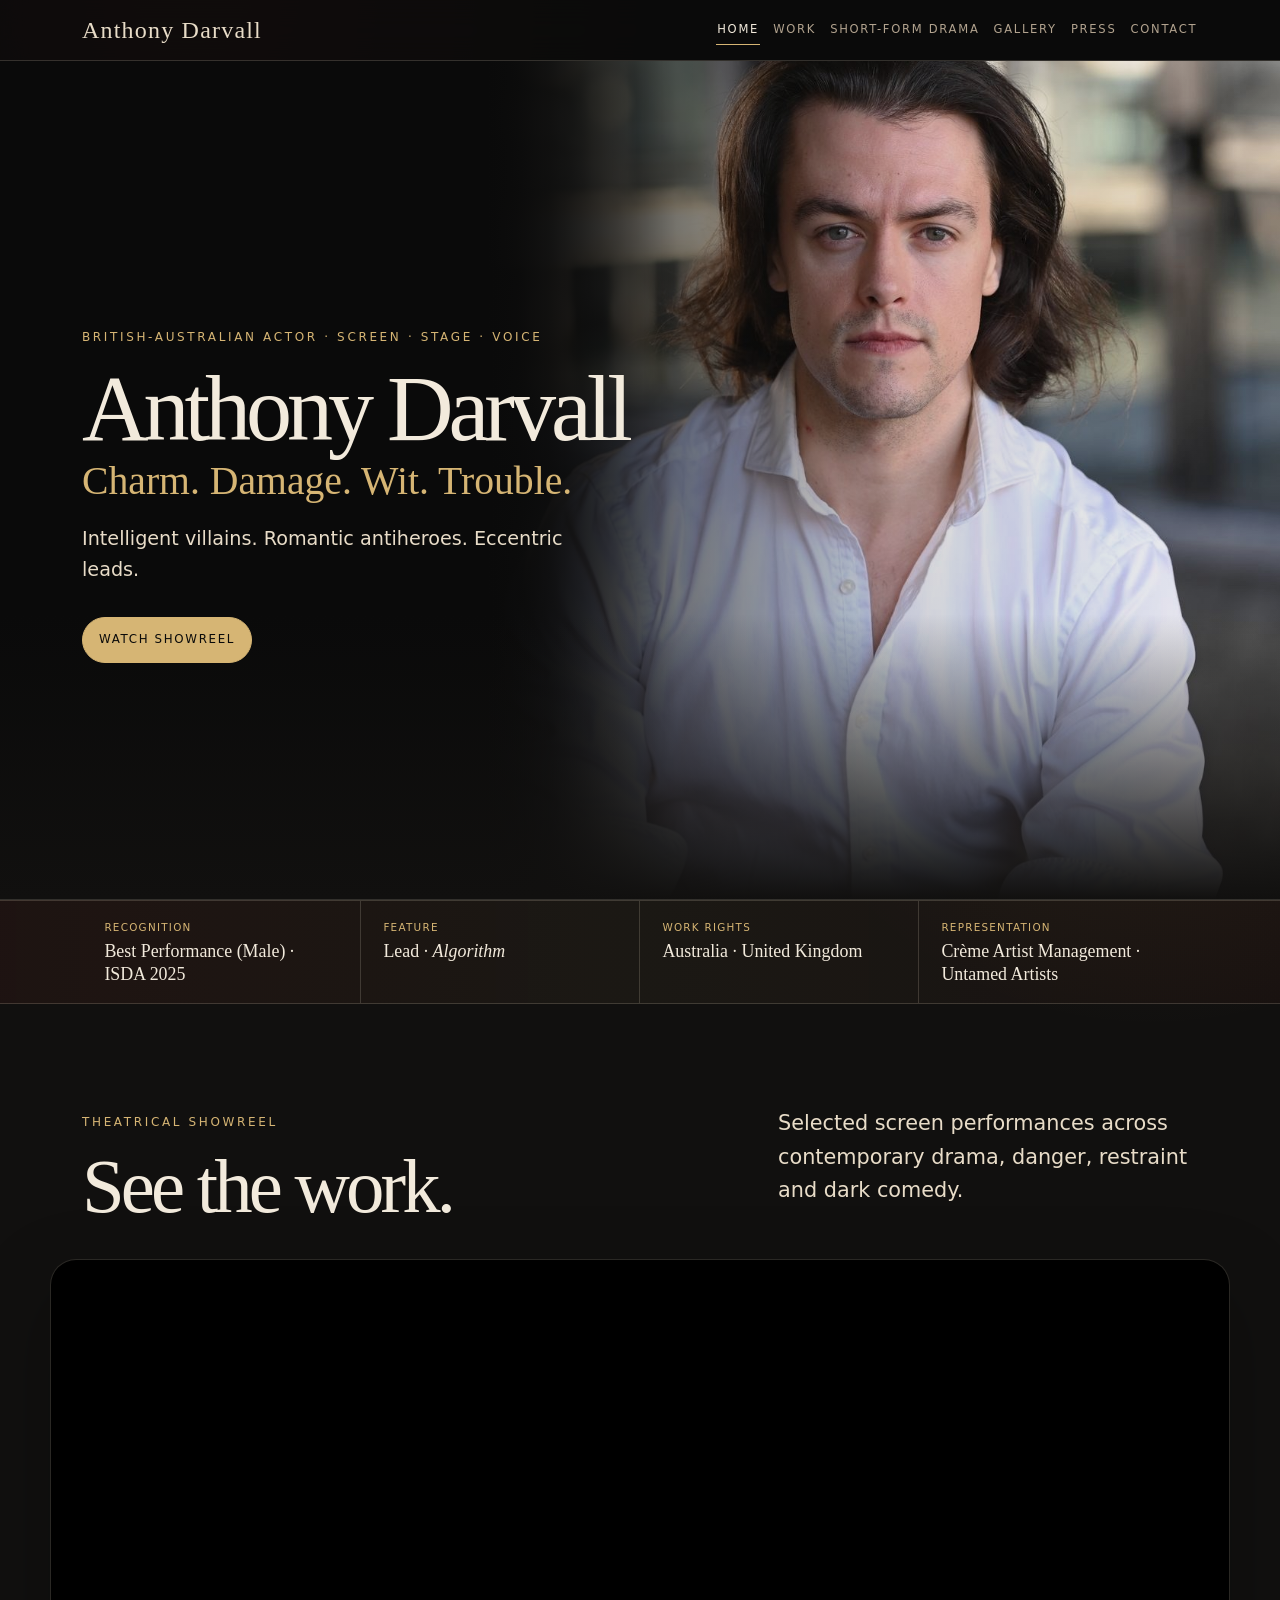
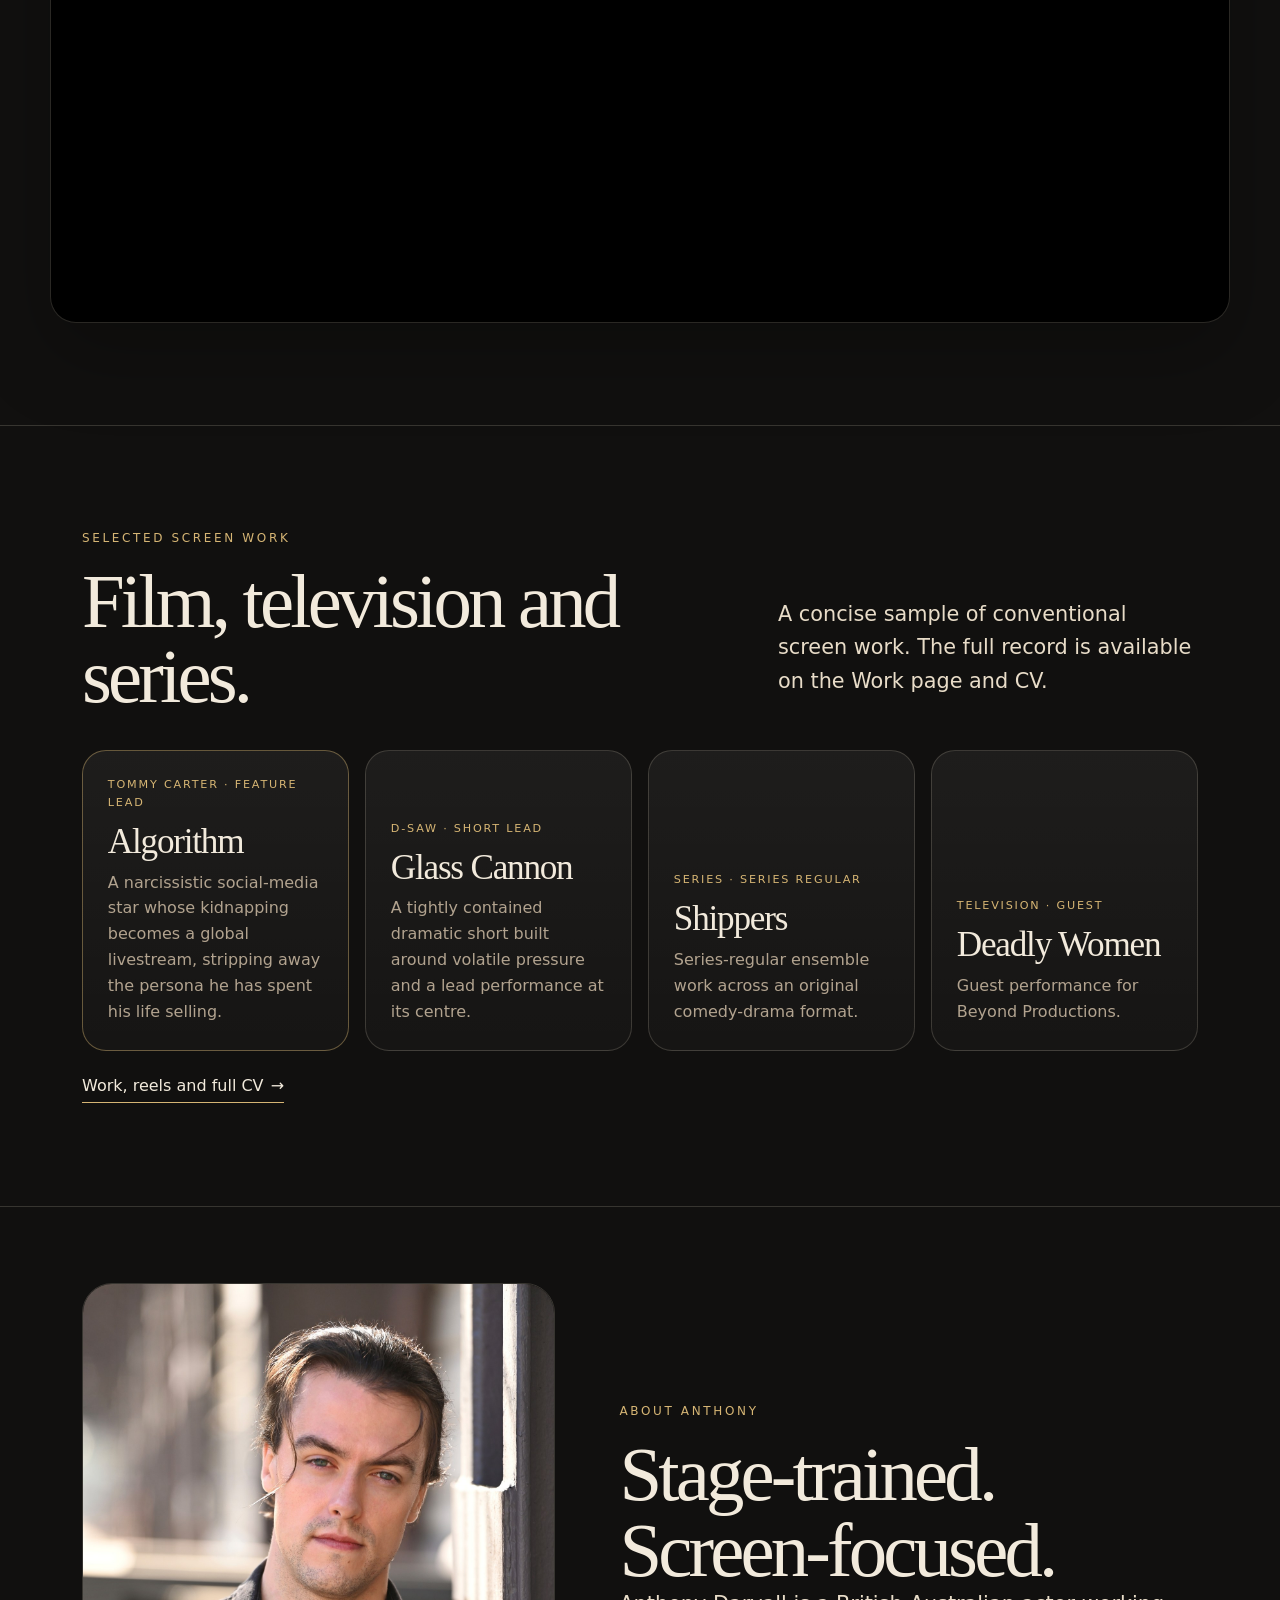
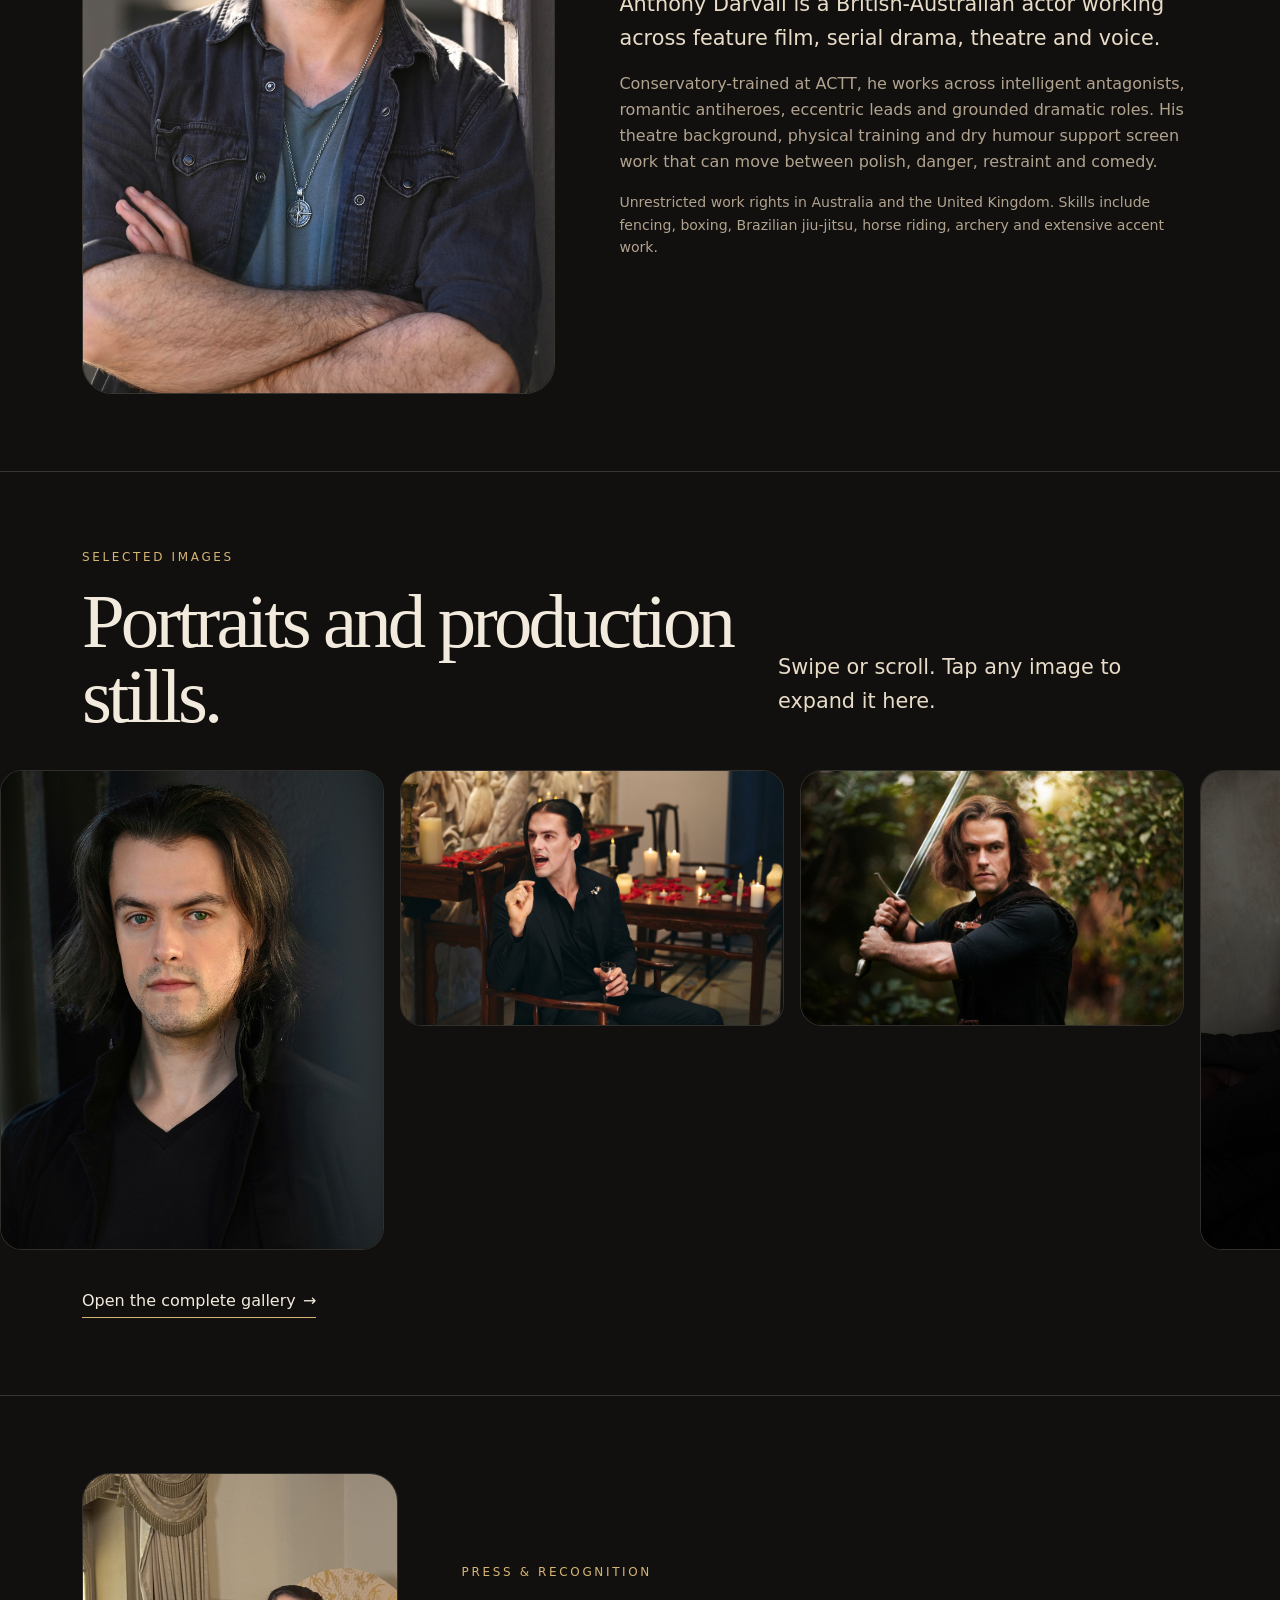
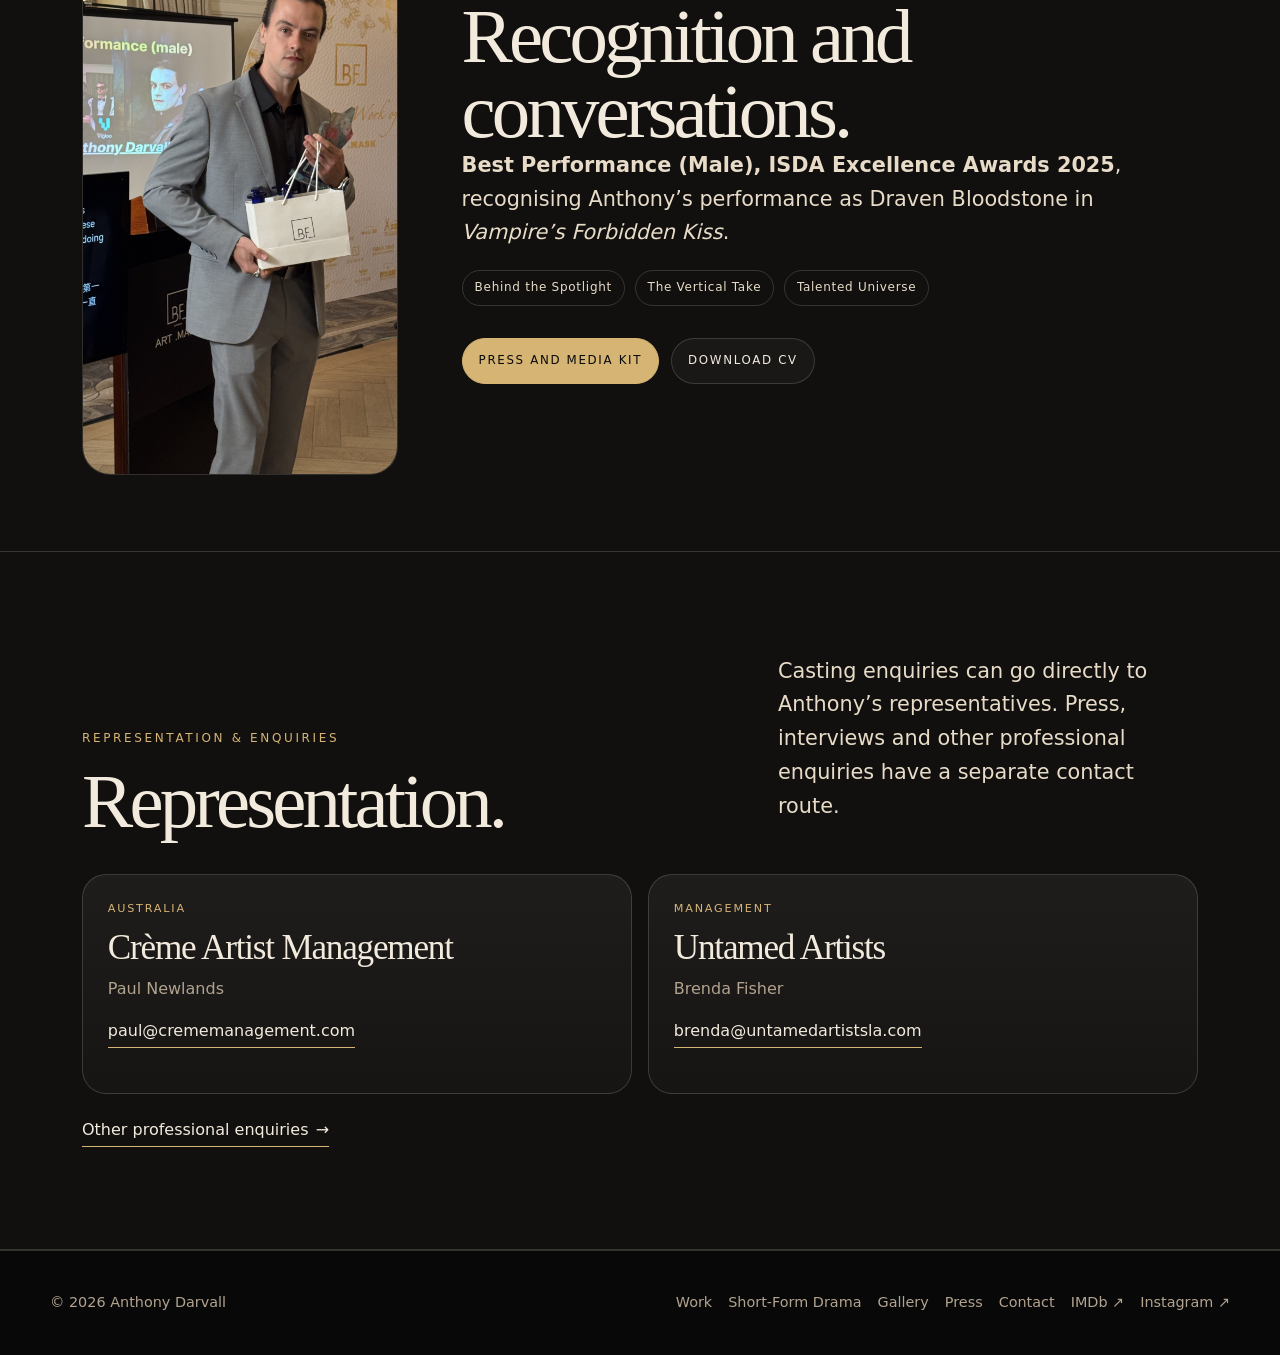
<file: index.html>
<!DOCTYPE html>
<html lang="en-AU"><head><meta charset="UTF-8" /><meta name="viewport" content="width=device-width, initial-scale=1.0" />
<title>Anthony Darvall | British-Australian Actor</title><meta name="description" content="Official website of Anthony Darvall, British-Australian actor across screen, stage and voice. Showreel, selected work, press and representation." />
<link rel="canonical" href="https://anthonydarvall.com/" /><meta property="og:type" content="website" /><meta property="og:title" content="Anthony Darvall | British-Australian Actor" /><meta property="og:description" content="Official website of Anthony Darvall, British-Australian actor across screen, stage and voice. Showreel, selected work, press and representation." /><meta property="og:url" content="https://anthonydarvall.com/" /><meta property="og:image" content="https://anthonydarvall.com/images/anthony-og.jpg" /><meta property="og:image:width" content="1200" /><meta property="og:image:height" content="630" /><meta property="og:site_name" content="Anthony Darvall" /><meta name="twitter:card" content="summary_large_image" />
<script type="application/ld+json">
{
  "@context": "https://schema.org",
  "@graph": [
    {
      "@type": "Person",
      "@id": "https://anthonydarvall.com/#person",
      "name": "Anthony Darvall",
      "url": "https://anthonydarvall.com/",
      "image": "https://anthonydarvall.com/images/anthony-hero.jpg",
      "jobTitle": "Actor",
      "description": "British-Australian actor working across screen, stage and voice.",
      "nationality": [
        {"@type": "Country", "name": "Australia"},
        {"@type": "Country", "name": "United Kingdom"}
      ],
      "alumniOf": {"@type": "EducationalOrganization", "name": "ACTT"},
      "sameAs": [
        "https://www.imdb.com/name/nm5987748/",
        "https://www.instagram.com/anthonydarvall/",
        "https://www.starnow.com/u/anthonydarvall/"
      ]
    },
    {
      "@type": "WebSite",
      "@id": "https://anthonydarvall.com/#website",
      "url": "https://anthonydarvall.com/",
      "name": "Anthony Darvall",
      "publisher": {"@id": "https://anthonydarvall.com/#person"}
    }
  ]
}
</script><meta name="theme-color" content="#0a0a0a" /><link rel="icon" href="images/favicon.png" /><link rel="stylesheet" href="css/v112.css" /></head><body><a class="skip-link" href="#main">Skip to content</a><header class="site-header"><div class="nav-container"><a class="nav-brand" href="index.html" aria-label="Anthony Darvall home">Anthony Darvall</a><nav class="nav-links" aria-label="Primary navigation"><a href="index.html" aria-current="page">Home</a><a href="work.html">Work</a><a href="international-drama.html">Short-Form Drama</a><a href="gallery.html">Gallery</a><a href="press.html">Press</a><a href="contact.html">Contact</a></nav></div></header><main id="main">
<section class="hero" aria-label="Anthony Darvall homepage hero"><div class="hero-media" aria-hidden="true"><img src="images/anthony-hero.jpg" width="1800" height="1100" alt="" /></div><div class="hero-inner"><div class="hero-copy"><p class="eyebrow">British-Australian Actor · Screen · Stage · Voice</p><h1>Anthony Darvall</h1><p class="hero-tagline">Charm. Damage. Wit. Trouble.</p><p class="hero-kicker">Intelligent villains. Romantic antiheroes. Eccentric leads.</p><div class="hero-actions"><a class="btn primary" href="#showreel">Watch showreel</a></div></div></div></section>

<section class="proof-strip" aria-label="Selected career proof"><div class="container proof-grid"><div><span>Recognition</span><strong>Best Performance (Male) · ISDA 2025</strong></div><div><span>Feature</span><strong>Lead · <em>Algorithm</em></strong></div><div><span>Work rights</span><strong>Australia · United Kingdom</strong></div><div><span>Representation</span><strong>Crème Artist Management · Untamed Artists</strong></div></div></section>

<section class="section" id="showreel"><div class="container section-header"><div><p class="eyebrow">Theatrical showreel</p><h2>See the work.</h2></div><p class="lede">Selected screen performances across contemporary drama, danger, restraint and dark comedy.</p></div><div class="container video-shell feature-video"><iframe src="https://www.youtube-nocookie.com/embed/z1DYiAOvpAo?rel=0" title="Anthony Darvall theatrical acting showreel" loading="lazy" allow="accelerometer; autoplay; clipboard-write; encrypted-media; gyroscope; picture-in-picture; web-share" allowfullscreen></iframe></div></section>

<section class="section" id="selected-work"><div class="container section-header"><div><p class="eyebrow">Selected screen work</p><h2>Film, television and series.</h2></div><p class="lede">A concise sample of conventional screen work. The full record is available on the Work page and CV.</p></div><div class="container project-grid home-work-grid"><article class="project-card project-card-featured"><p class="meta">Tommy Carter · Feature Lead</p><h3>Algorithm</h3><p>A narcissistic social-media star whose kidnapping becomes a global livestream, stripping away the persona he has spent his life selling.</p></article><article class="project-card"><p class="meta">D-Saw · Short Lead</p><h3>Glass Cannon</h3><p>A tightly contained dramatic short built around volatile pressure and a lead performance at its centre.</p></article><article class="project-card"><p class="meta">Series · Series Regular</p><h3>Shippers</h3><p>Series-regular ensemble work across an original comedy-drama format.</p></article><article class="project-card"><p class="meta">Television · Guest</p><h3>Deadly Women</h3><p>Guest performance for Beyond Productions.</p></article></div><div class="container section-action"><a class="text-link" href="work.html">Work, reels and full CV <span aria-hidden="true">→</span></a></div></section>

<section class="section compact" id="about"><div class="container feature-split"><div class="feature-image"><img src="images/anthony-headshot-rugged.jpg" width="1464" height="2200" loading="lazy" alt="Anthony Darvall in a rugged outdoor portrait" /></div><div class="feature-copy"><p class="eyebrow">About Anthony</p><h2>Stage-trained. Screen-focused.</h2><p class="lede">Anthony Darvall is a British-Australian actor working across feature film, serial drama, theatre and voice.</p><p>Conservatory-trained at ACTT, he works across intelligent antagonists, romantic antiheroes, eccentric leads and grounded dramatic roles. His theatre background, physical training and dry humour support screen work that can move between polish, danger, restraint and comedy.</p><p class="small">Unrestricted work rights in Australia and the United Kingdom. Skills include fencing, boxing, Brazilian jiu-jitsu, horse riding, archery and extensive accent work.</p></div></div></section>

<section class="section compact home-image-section"><div class="container section-header"><div><p class="eyebrow">Selected images</p><h2>Portraits and production stills.</h2></div><p class="lede">Swipe or scroll. Tap any image to expand it here.</p></div><div class="portrait-rail" aria-label="Selected portraits and production stills"><button class="portrait-rail-item gallery-lightbox-trigger" type="button" data-src="images/anthony-headshot-intense.jpg" data-caption="Intense dark portrait"><img src="images/anthony-headshot-intense.jpg" loading="lazy" alt="Anthony Darvall in an intense dark portrait" /></button><button class="portrait-rail-item gallery-lightbox-trigger" type="button" data-src="images/anthony-production-vampire-candlelight.jpg" data-caption="Draven Bloodstone in a candlelit ballroom scene"><img src="images/anthony-production-vampire-candlelight.jpg" loading="lazy" alt="Anthony Darvall as Draven Bloodstone in a candlelit ballroom scene" /></button><button class="portrait-rail-item gallery-lightbox-trigger" type="button" data-src="images/anthony-action-sword.jpg" data-caption="Sword-action portrait in woodland"><img src="images/anthony-action-sword.jpg" loading="lazy" alt="Anthony Darvall in a woodland sword-action portrait" /></button><button class="portrait-rail-item gallery-lightbox-trigger" type="button" data-src="images/anthony-editorial-694.jpg" data-caption="Cinematic leather-chair portrait"><img src="images/anthony-editorial-694.jpg" loading="lazy" alt="Anthony Darvall seated in a leather chair in a cinematic portrait" /></button><button class="portrait-rail-item gallery-lightbox-trigger" type="button" data-src="images/anthony-headshot-red-current.jpg" data-caption="Contemporary red overshirt portrait"><img src="images/anthony-headshot-red-current.jpg" loading="lazy" alt="Anthony Darvall in a contemporary red overshirt portrait" /></button><button class="portrait-rail-item gallery-lightbox-trigger" type="button" data-src="images/anthony-production-cinderella-oliver.jpg" data-caption="Oliver Beaumont in Cinderella’s Royal Secret"><img src="images/anthony-production-cinderella-oliver.jpg" loading="lazy" alt="Anthony Darvall as Oliver Beaumont in Cinderella's Royal Secret" /></button></div><div class="container section-action"><a class="text-link" href="gallery.html">Open the complete gallery <span aria-hidden="true">→</span></a></div></section>

<section class="section compact home-press-teaser" id="recognition"><div class="container press-snapshot"><figure class="press-teaser-image"><img src="images/anthony-award-best-performance-2025.jpg" width="1238" height="2200" loading="lazy" alt="Anthony Darvall holding a Best Performance Male award in 2025" /></figure><div><p class="eyebrow">Press & recognition</p><h2>Recognition and conversations.</h2><p class="lede"><strong>Best Performance (Male), ISDA Excellence Awards 2025</strong>, recognising Anthony’s performance as Draven Bloodstone in <em>Vampire’s Forbidden Kiss</em>.</p><div class="press-name-list" aria-label="Selected interviews"><span>Behind the Spotlight</span><span>The Vertical Take</span><span>Talented Universe</span></div><div class="button-row"><a class="btn primary" href="press.html">Press and media kit</a><a class="btn" href="assets/anthony-darvall-cv-2026.pdf" download>Download CV</a></div></div></div></section>

<section class="section" id="contact"><div class="container section-header"><div><p class="eyebrow">Representation & enquiries</p><h2>Representation.</h2></div><p class="lede">Casting enquiries can go directly to Anthony’s representatives. Press, interviews and other professional enquiries have a separate contact route.</p></div><div class="container home-reps home-reps-wide"><article class="card contact-card"><p class="meta">Australia</p><h3>Crème Artist Management</h3><p>Paul Newlands</p><p><a class="text-link" href="mailto:paul@crememanagement.com">paul@crememanagement.com</a></p></article><article class="card contact-card"><p class="meta">Management</p><h3>Untamed Artists</h3><p>Brenda Fisher</p><p><a class="text-link" href="mailto:brenda@untamedartistsla.com">brenda@untamedartistsla.com</a></p></article></div><div class="container section-action"><a class="text-link" href="contact.html">Other professional enquiries <span aria-hidden="true">→</span></a></div></section>
</main><dialog class="gallery-lightbox" id="gallery-lightbox" aria-label="Expanded image"><button class="lightbox-close" type="button" aria-label="Close image">×</button><button class="lightbox-nav lightbox-prev" type="button" aria-label="Previous image">‹</button><figure><img id="lightbox-image" alt="" /><figcaption id="lightbox-caption"></figcaption></figure><button class="lightbox-nav lightbox-next" type="button" aria-label="Next image">›</button></dialog>
<script>(()=>{const triggers=[...document.querySelectorAll('.gallery-lightbox-trigger')];const dialog=document.getElementById('gallery-lightbox');if(!dialog||!triggers.length)return;const image=document.getElementById('lightbox-image');const caption=document.getElementById('lightbox-caption');let current=0;function show(index){current=(index+triggers.length)%triggers.length;const item=triggers[current];image.src=item.dataset.src;image.alt=item.dataset.caption;caption.textContent=item.dataset.caption;}triggers.forEach((item,index)=>item.addEventListener('click',()=>{show(index);dialog.showModal();}));dialog.querySelector('.lightbox-close').addEventListener('click',()=>dialog.close());dialog.querySelector('.lightbox-prev').addEventListener('click',()=>show(current-1));dialog.querySelector('.lightbox-next').addEventListener('click',()=>show(current+1));dialog.addEventListener('click',event=>{if(event.target===dialog)dialog.close();});document.addEventListener('keydown',event=>{if(!dialog.open)return;if(event.key==='ArrowLeft')show(current-1);if(event.key==='ArrowRight')show(current+1);});})();</script><footer class="site-footer"><div class="footer-inner"><div>© <span id="year"></span> Anthony Darvall</div><div class="footer-links"><a href="work.html">Work</a><a href="international-drama.html">Short-Form Drama</a><a href="gallery.html">Gallery</a><a href="press.html">Press</a><a href="contact.html">Contact</a><a href="https://imdb.me/anthonydarvall" target="_blank" rel="noopener noreferrer">IMDb ↗</a><a href="https://www.instagram.com/anthonydarvall/" target="_blank" rel="noopener noreferrer">Instagram ↗</a></div></div></footer><script>document.getElementById('year').textContent = new Date().getFullYear();</script></body></html>
</file>
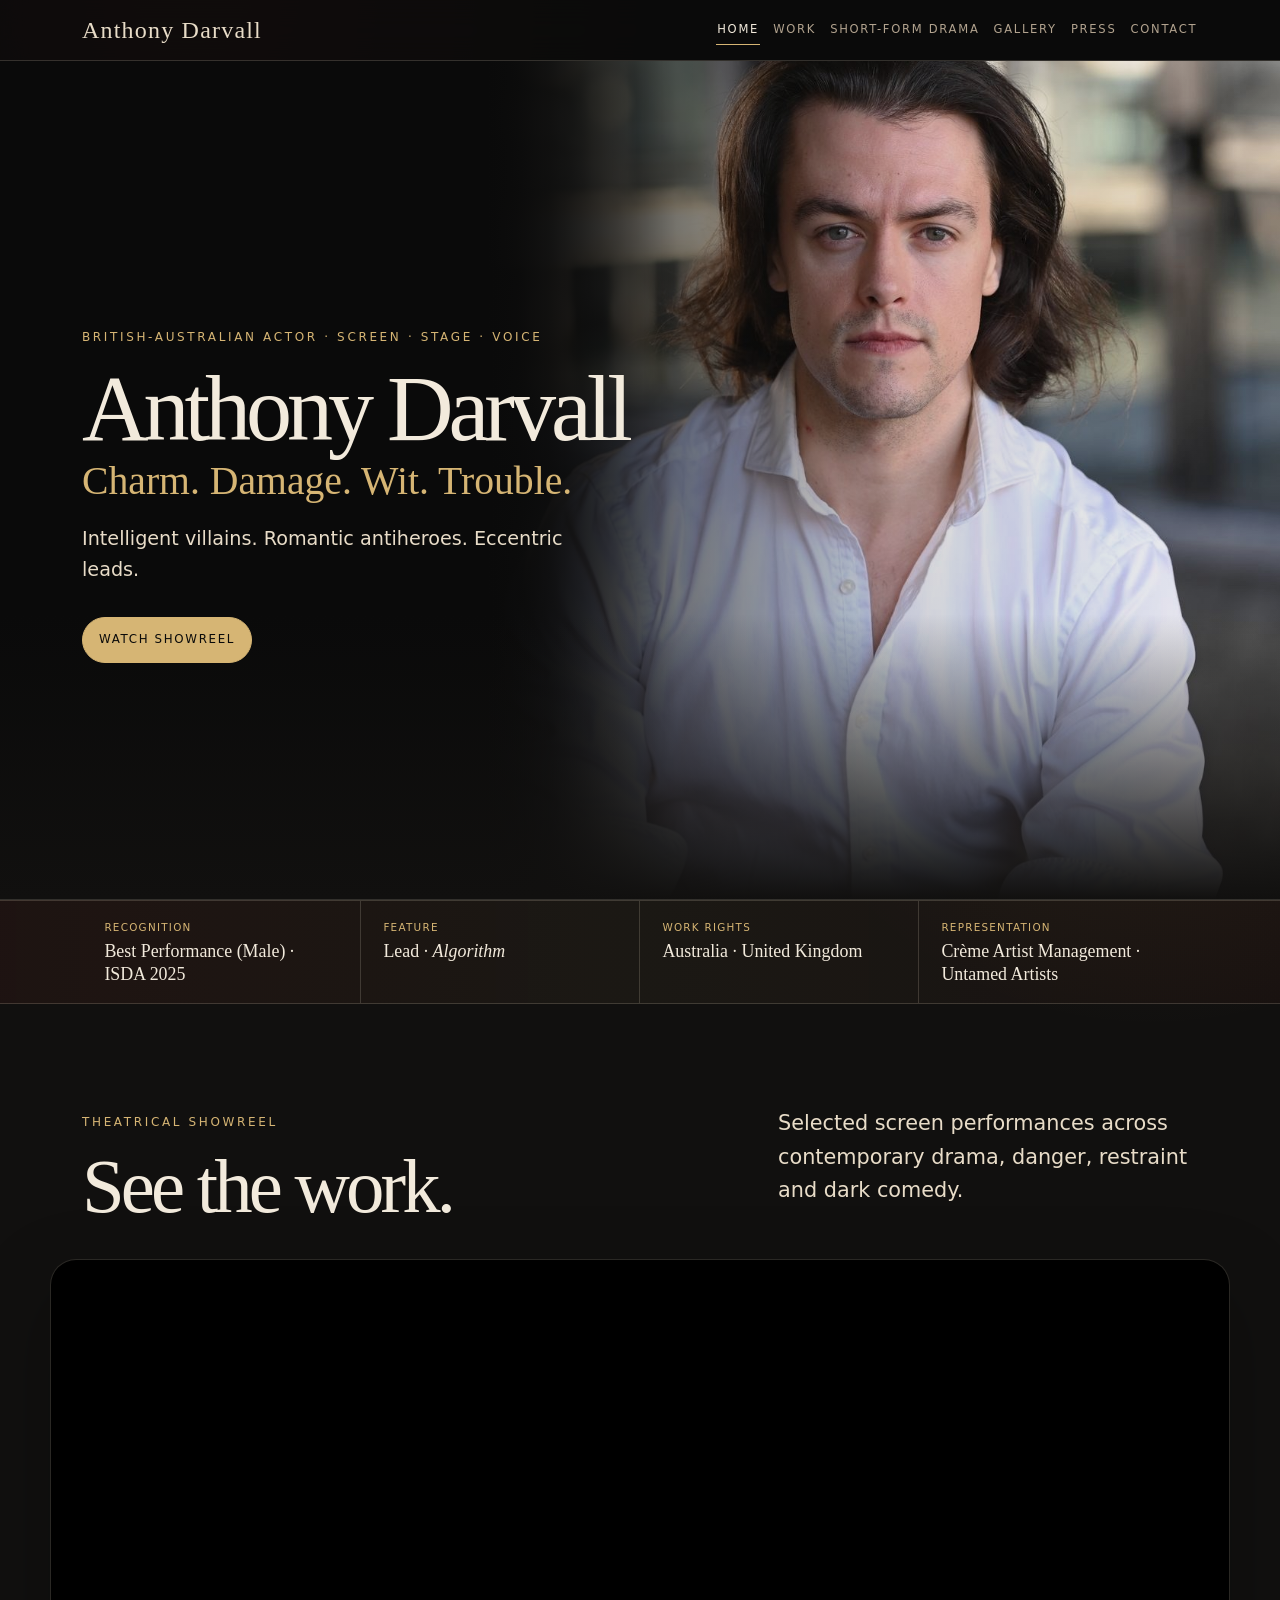
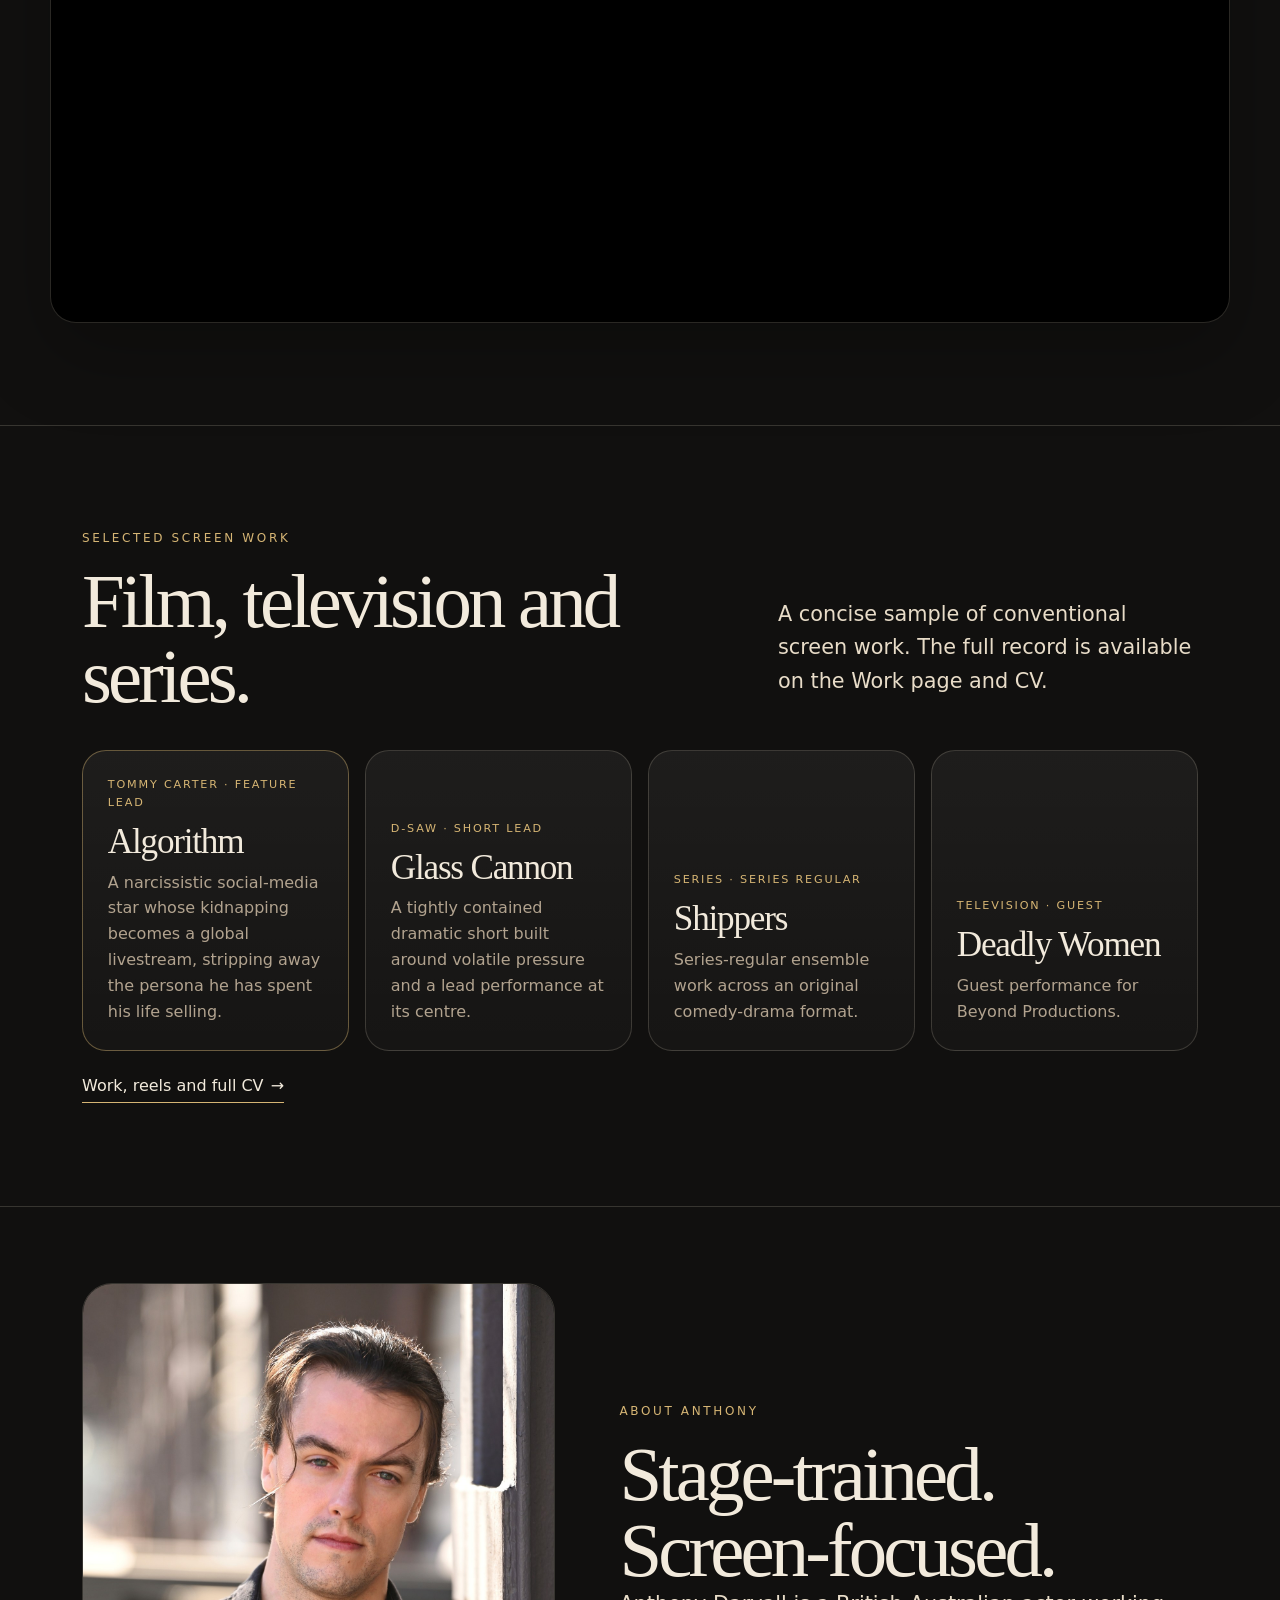
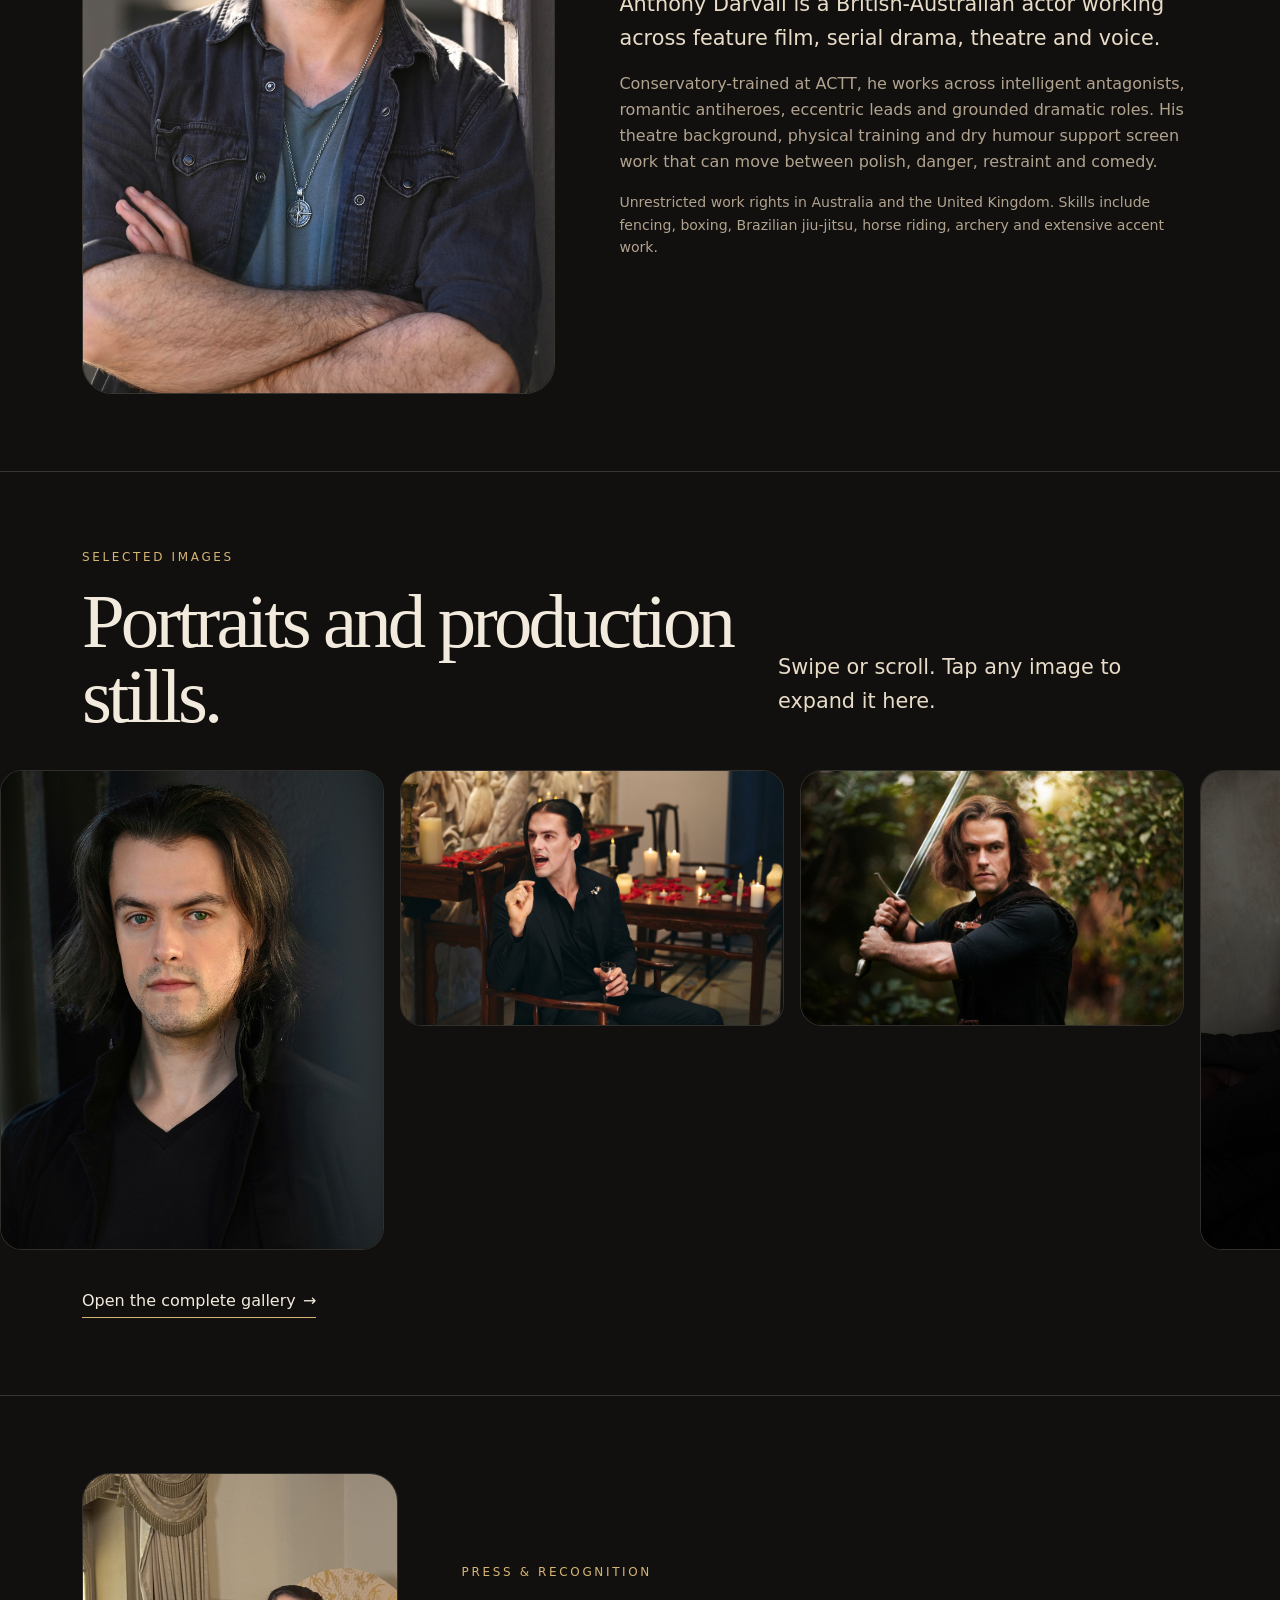
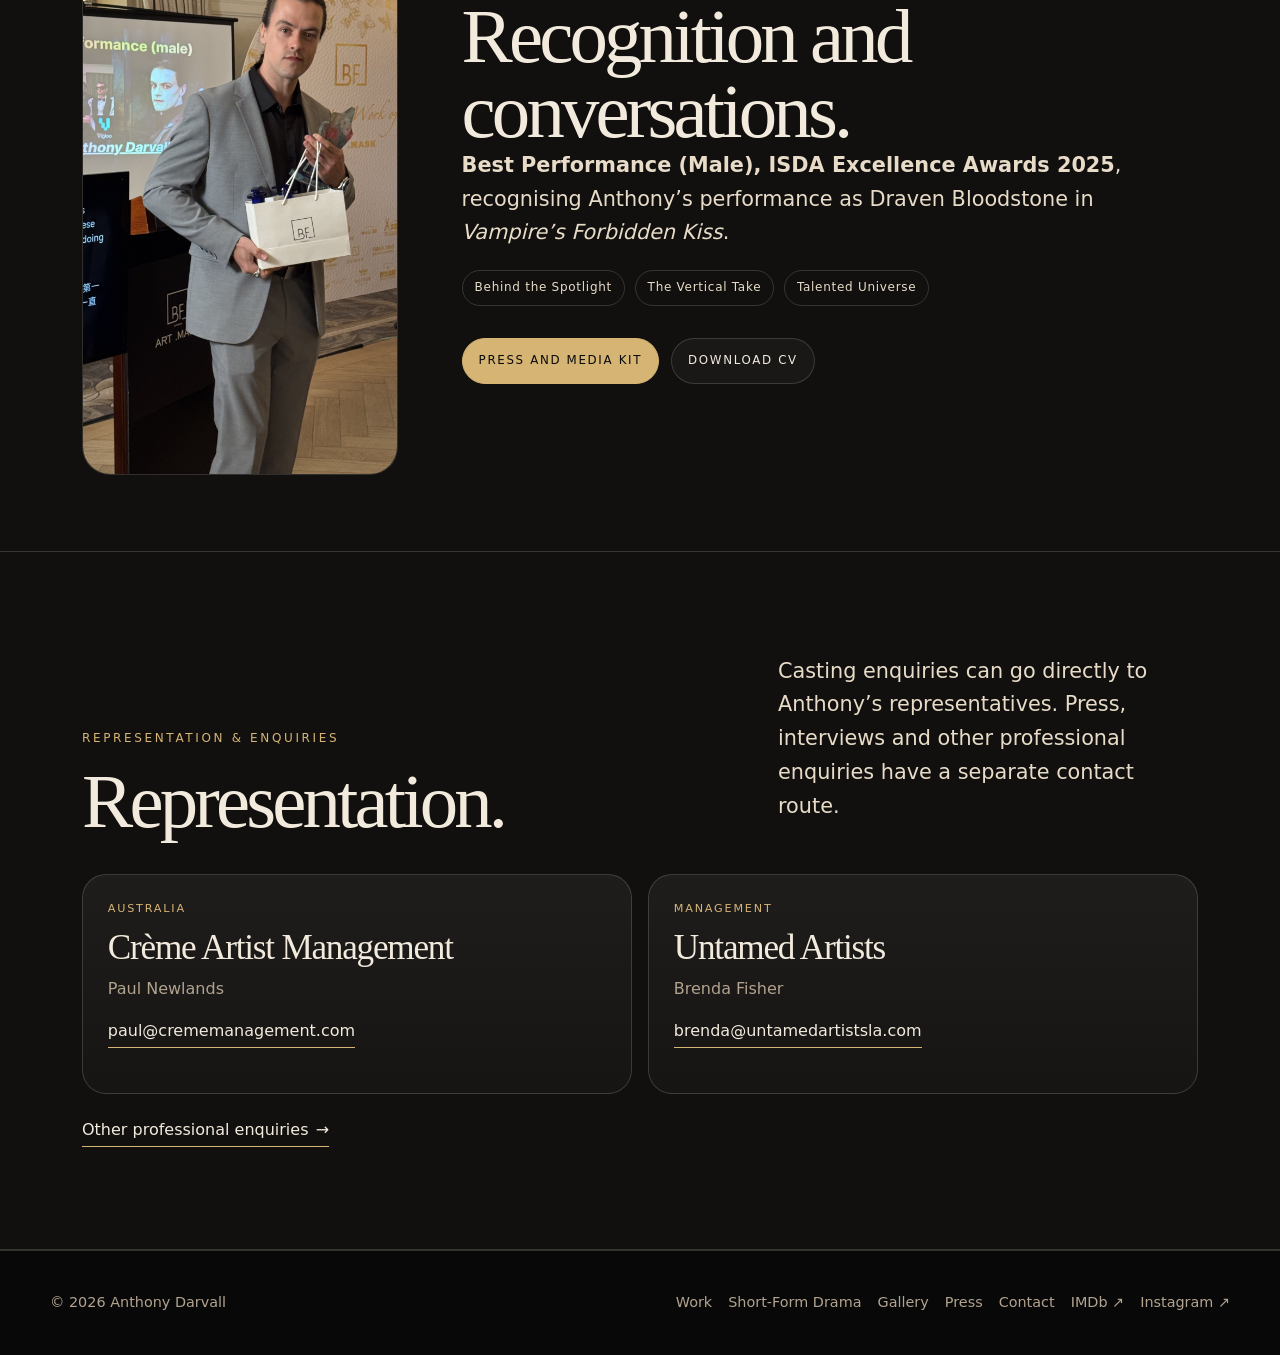
<file: about.html>
<!DOCTYPE html>
<html lang="en-AU">
<head>
  <meta charset="utf-8" />
  <meta name="viewport" content="width=device-width, initial-scale=1.0" />
  <title>About | Anthony Darvall</title>
  <meta name="robots" content="noindex,follow" />
  <link rel="canonical" href="https://anthonydarvall.com/" />
  <meta http-equiv="refresh" content="0; url=index.html#about" />
  <script>location.replace("index.html#about");</script>
</head>
<body>
  <main>
    <p>This page has moved to <a href="index.html#about">Anthony's homepage biography</a>.</p>
  </main>
</body>
</html>
</file>
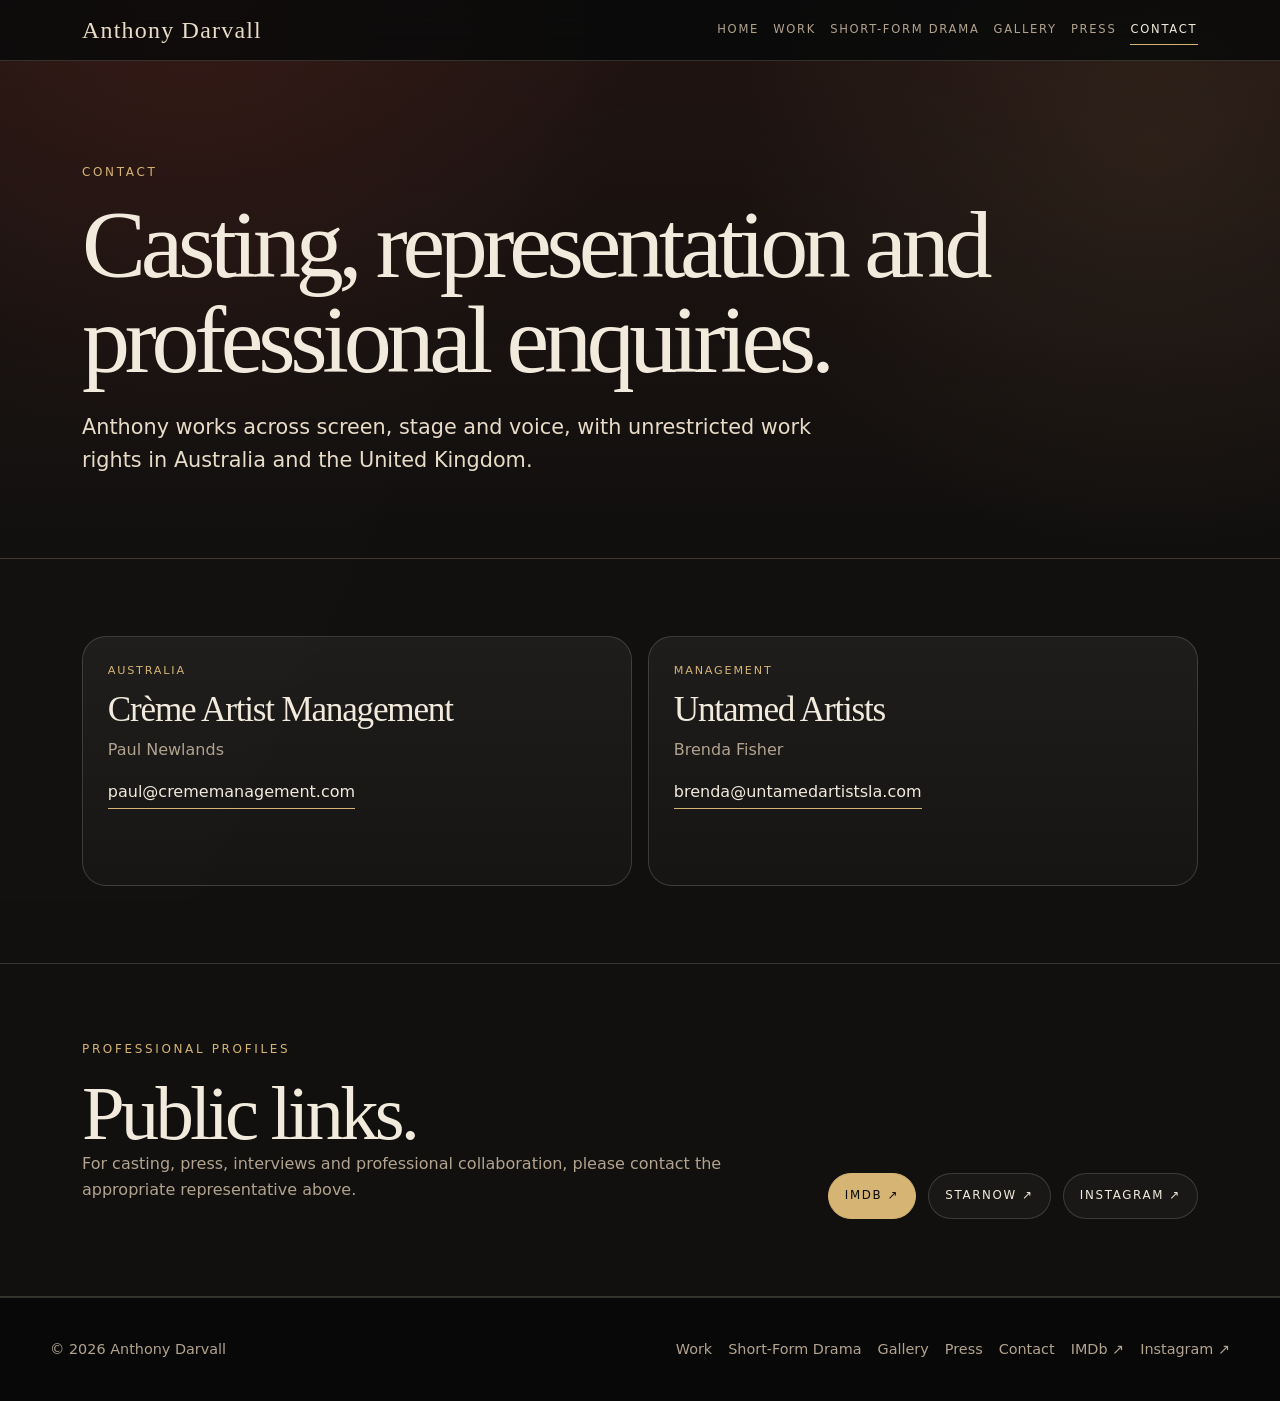
<file: contact.html>
<!DOCTYPE html>
<html lang="en-AU"><head><meta charset="utf-8"/><meta content="width=device-width, initial-scale=1.0" name="viewport"/><title>Contact | Anthony Darvall</title><meta content="Casting, representation and professional contact details for British-Australian actor Anthony Darvall." name="description"/><link href="https://anthonydarvall.com/contact.html" rel="canonical"/><meta content="website" property="og:type"/><meta content="Contact | Anthony Darvall" property="og:title"/><meta content="Casting, representation and professional contact details for British-Australian actor Anthony Darvall." property="og:description"/><meta content="https://anthonydarvall.com/contact.html" property="og:url"/><meta content="https://anthonydarvall.com/images/anthony-og.jpg" property="og:image"/><meta content="summary_large_image" name="twitter:card"/><meta content="#0a0a0a" name="theme-color"/><link href="images/favicon.png" rel="icon"/><link href="css/v112.css" rel="stylesheet"/></head><body><a class="skip-link" href="#main">Skip to content</a><header class="site-header"><div class="nav-container"><a class="nav-brand" href="index.html" aria-label="Anthony Darvall home">Anthony Darvall</a><nav class="nav-links" aria-label="Primary navigation"><a href="index.html">Home</a><a href="work.html">Work</a><a href="international-drama.html">Short-Form Drama</a><a href="gallery.html">Gallery</a><a href="press.html">Press</a><a href="contact.html" aria-current="page">Contact</a></nav></div></header><main id="main"><section class="page-hero"><div class="container"><p class="eyebrow">Contact</p><h1>Casting, representation and professional enquiries.</h1><p class="lede">Anthony works across screen, stage and voice, with unrestricted work rights in Australia and the United Kingdom.</p></div></section><section class="section compact"><div class="container rep-grid"><article class="card contact-card"><p class="meta">Australia</p><h3>Crème Artist Management</h3><p>Paul Newlands</p><p><a class="text-link" href="mailto:paul@crememanagement.com">paul@crememanagement.com</a></p></article><article class="card contact-card"><p class="meta">Management</p><h3>Untamed Artists</h3><p>Brenda Fisher</p><p><a class="text-link" href="mailto:brenda@untamedartistsla.com">brenda@untamedartistsla.com</a></p></article></div></section><section class="section compact" id="profiles"><div class="container contact-band"><div><p class="eyebrow">Professional profiles</p><h2>Public links.</h2><p>For casting, press, interviews and professional collaboration, please contact the appropriate representative above.</p></div><div class="button-row"><a class="btn primary" href="https://imdb.me/anthonydarvall" target="_blank" rel="noopener noreferrer">IMDb ↗</a><a class="btn" href="https://www.starnow.com/u/anthonydarvall/" target="_blank" rel="noopener noreferrer">StarNow ↗</a><a class="btn" href="https://www.instagram.com/anthonydarvall/" target="_blank" rel="noopener noreferrer">Instagram ↗</a></div></div></section></main><footer class="site-footer"><div class="footer-inner"><div>© <span id="year"></span> Anthony Darvall</div><div class="footer-links"><a href="work.html">Work</a><a href="international-drama.html">Short-Form Drama</a><a href="gallery.html">Gallery</a><a href="press.html">Press</a><a href="contact.html">Contact</a><a href="https://imdb.me/anthonydarvall" target="_blank" rel="noopener noreferrer">IMDb ↗</a><a href="https://www.instagram.com/anthonydarvall/" target="_blank" rel="noopener noreferrer">Instagram ↗</a></div></div></footer><script>document.getElementById('year').textContent = new Date().getFullYear();</script></body></html>
</file>
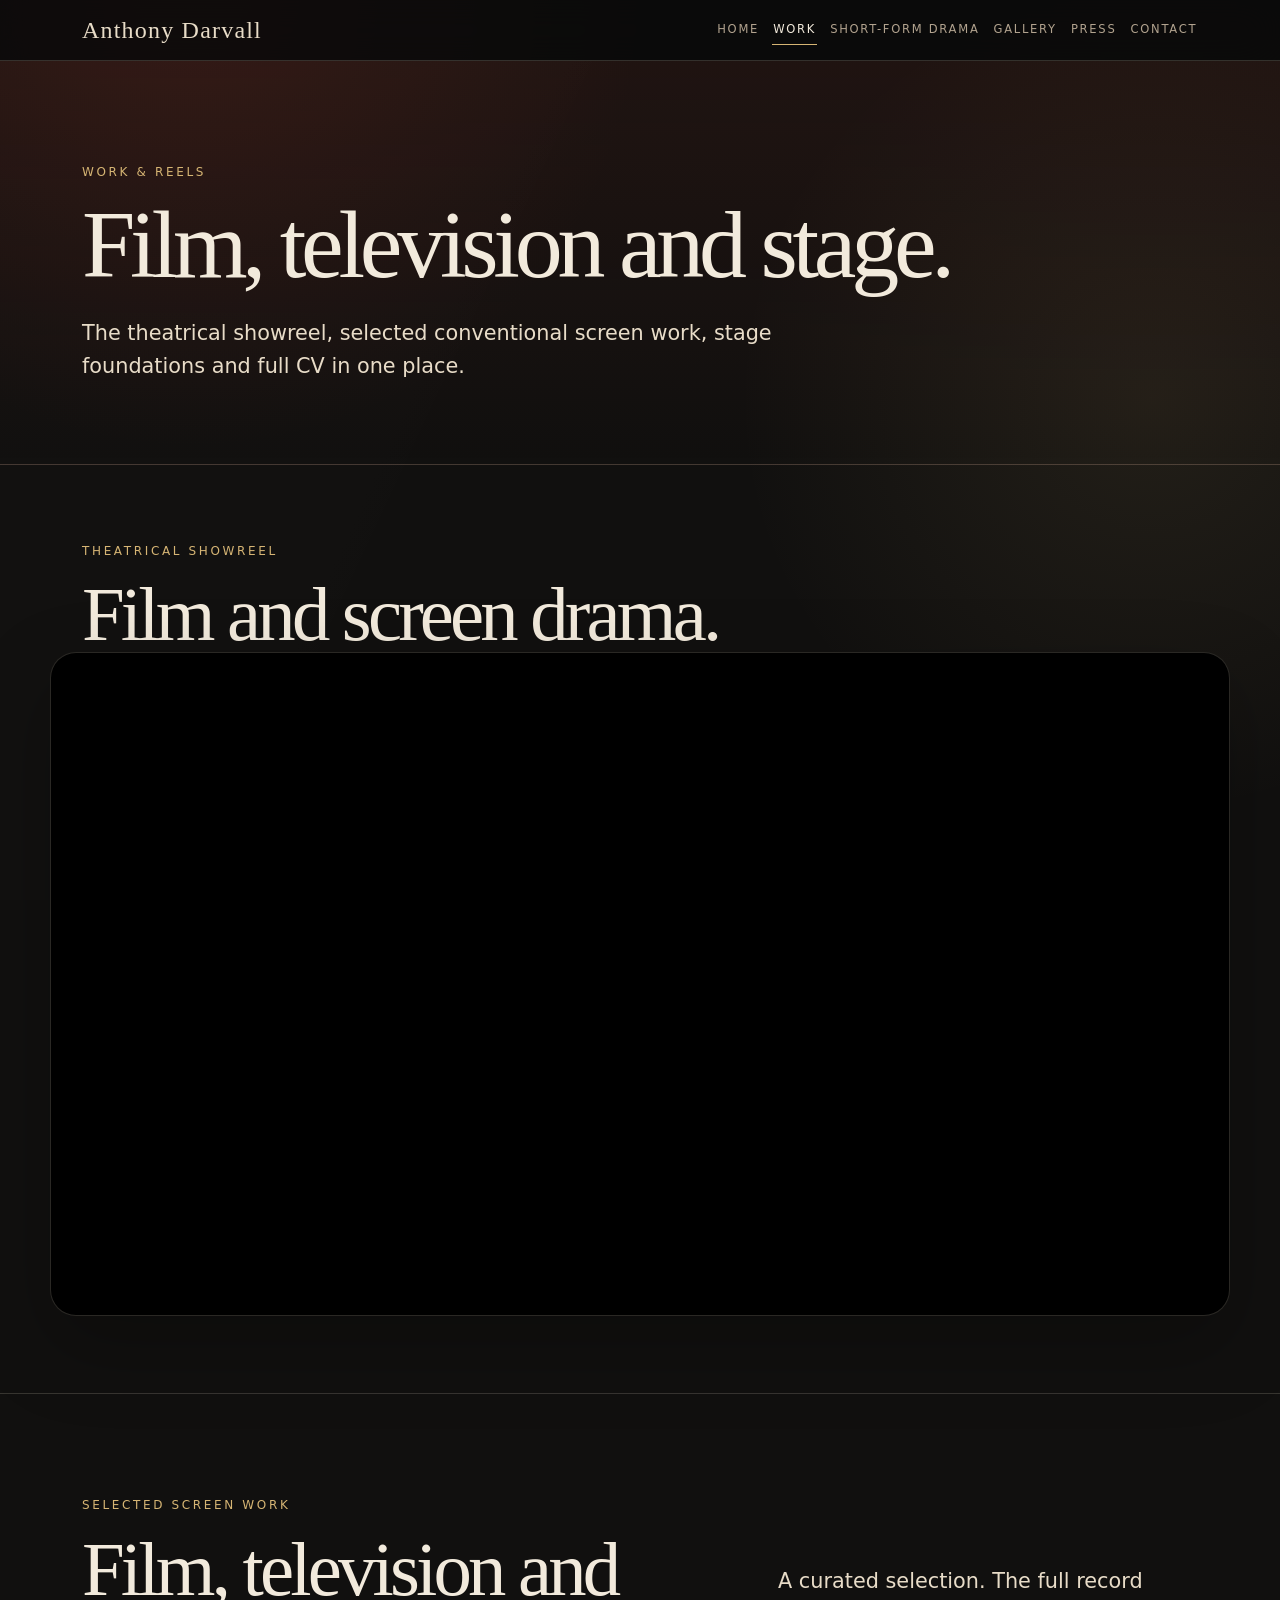
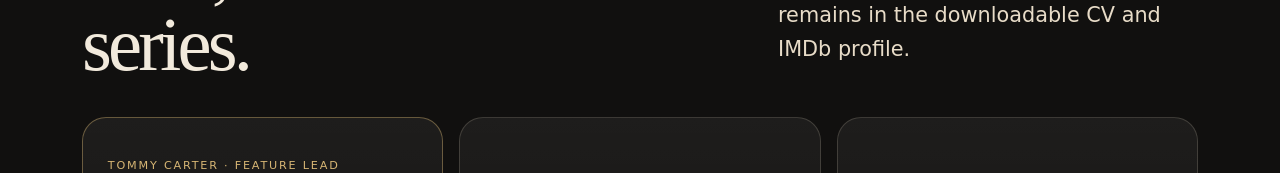
<file: credits.html>
<!DOCTYPE html>

<html lang="en-AU"><head><meta charset="utf-8"/><meta content="noindex" name="robots"/><meta content="0; url=work.html" http-equiv="refresh"/><link href="https://anthonydarvall.com/work.html" rel="canonical"/><title>Redirecting | Anthony Darvall</title></head><body><p>Redirecting to <a href="work.html">work.html</a>.</p></body></html>
</file>
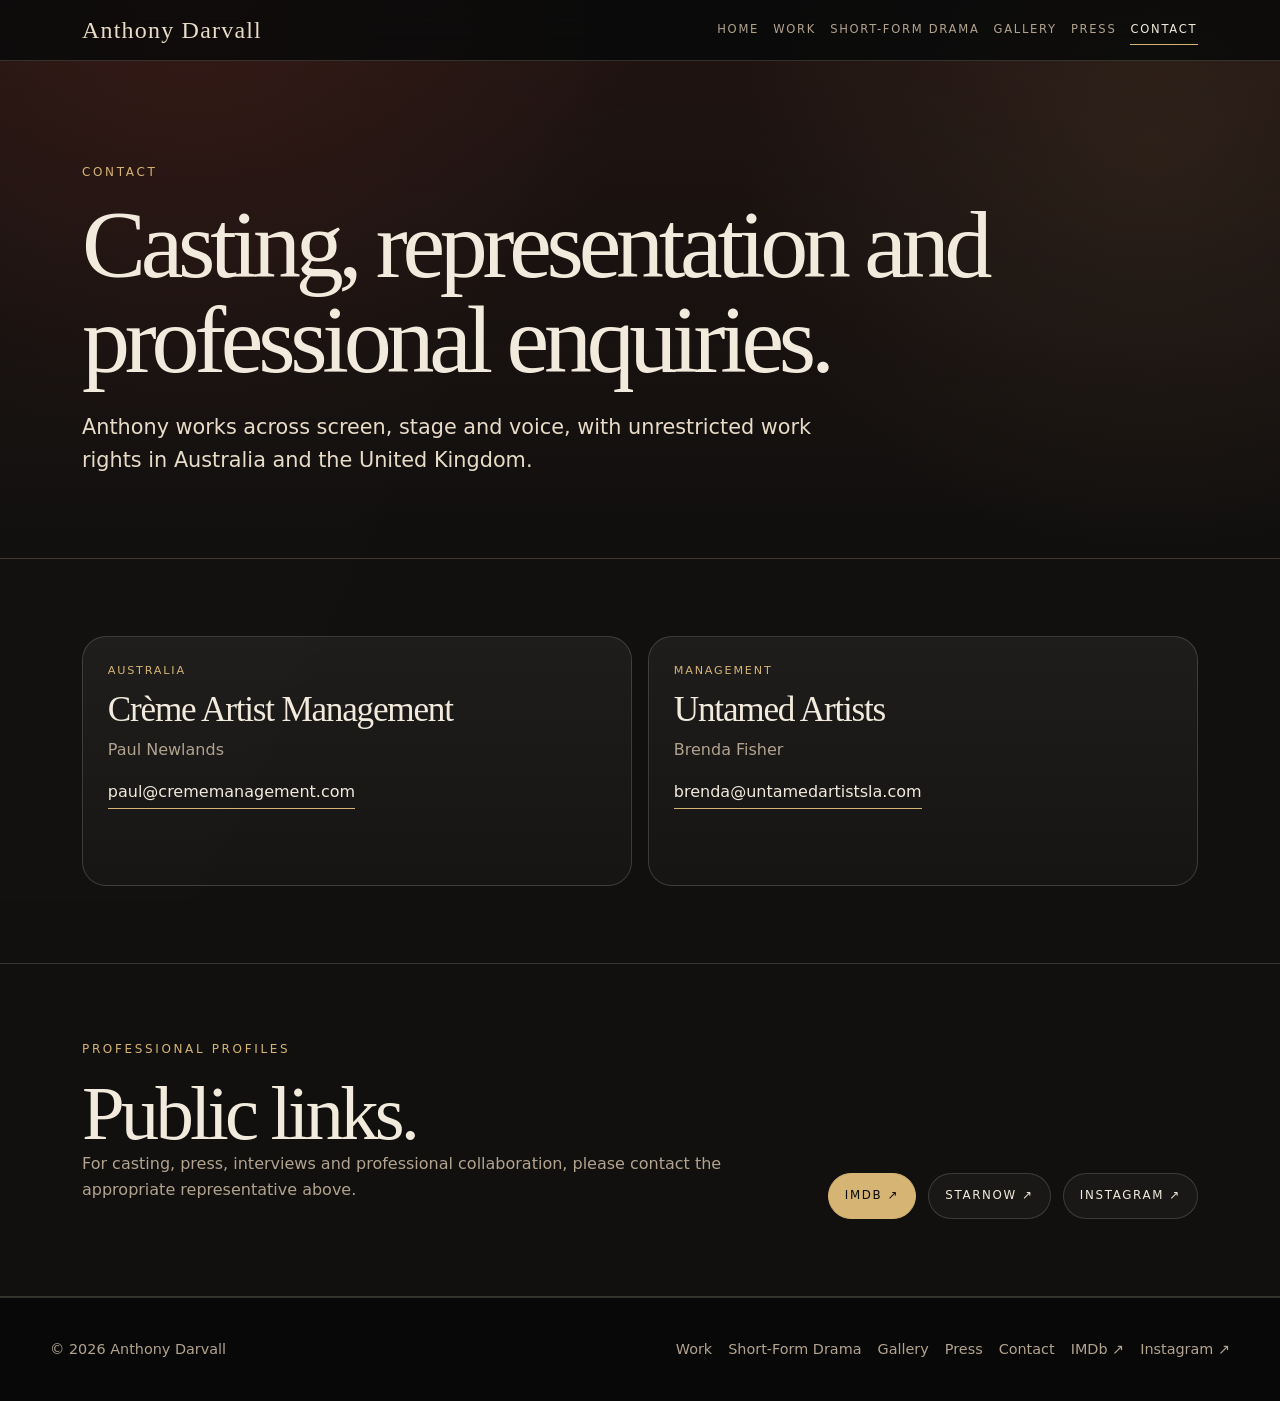
<file: elsewhere.html>
<!DOCTYPE html>
<html lang="en-AU">
<head>
  <meta charset="utf-8" />
  <meta name="viewport" content="width=device-width, initial-scale=1.0" />
  <title>Professional Profiles | Anthony Darvall</title>
  <meta name="robots" content="noindex,follow" />
  <link rel="canonical" href="https://anthonydarvall.com/contact.html" />
  <meta http-equiv="refresh" content="0; url=contact.html#profiles" />
  <script>location.replace("contact.html#profiles");</script>
</head>
<body>
  <main>
    <p>This page has moved to <a href="contact.html#profiles">the Contact and Professional Profiles page</a>.</p>
  </main>
</body>
</html>
</file>
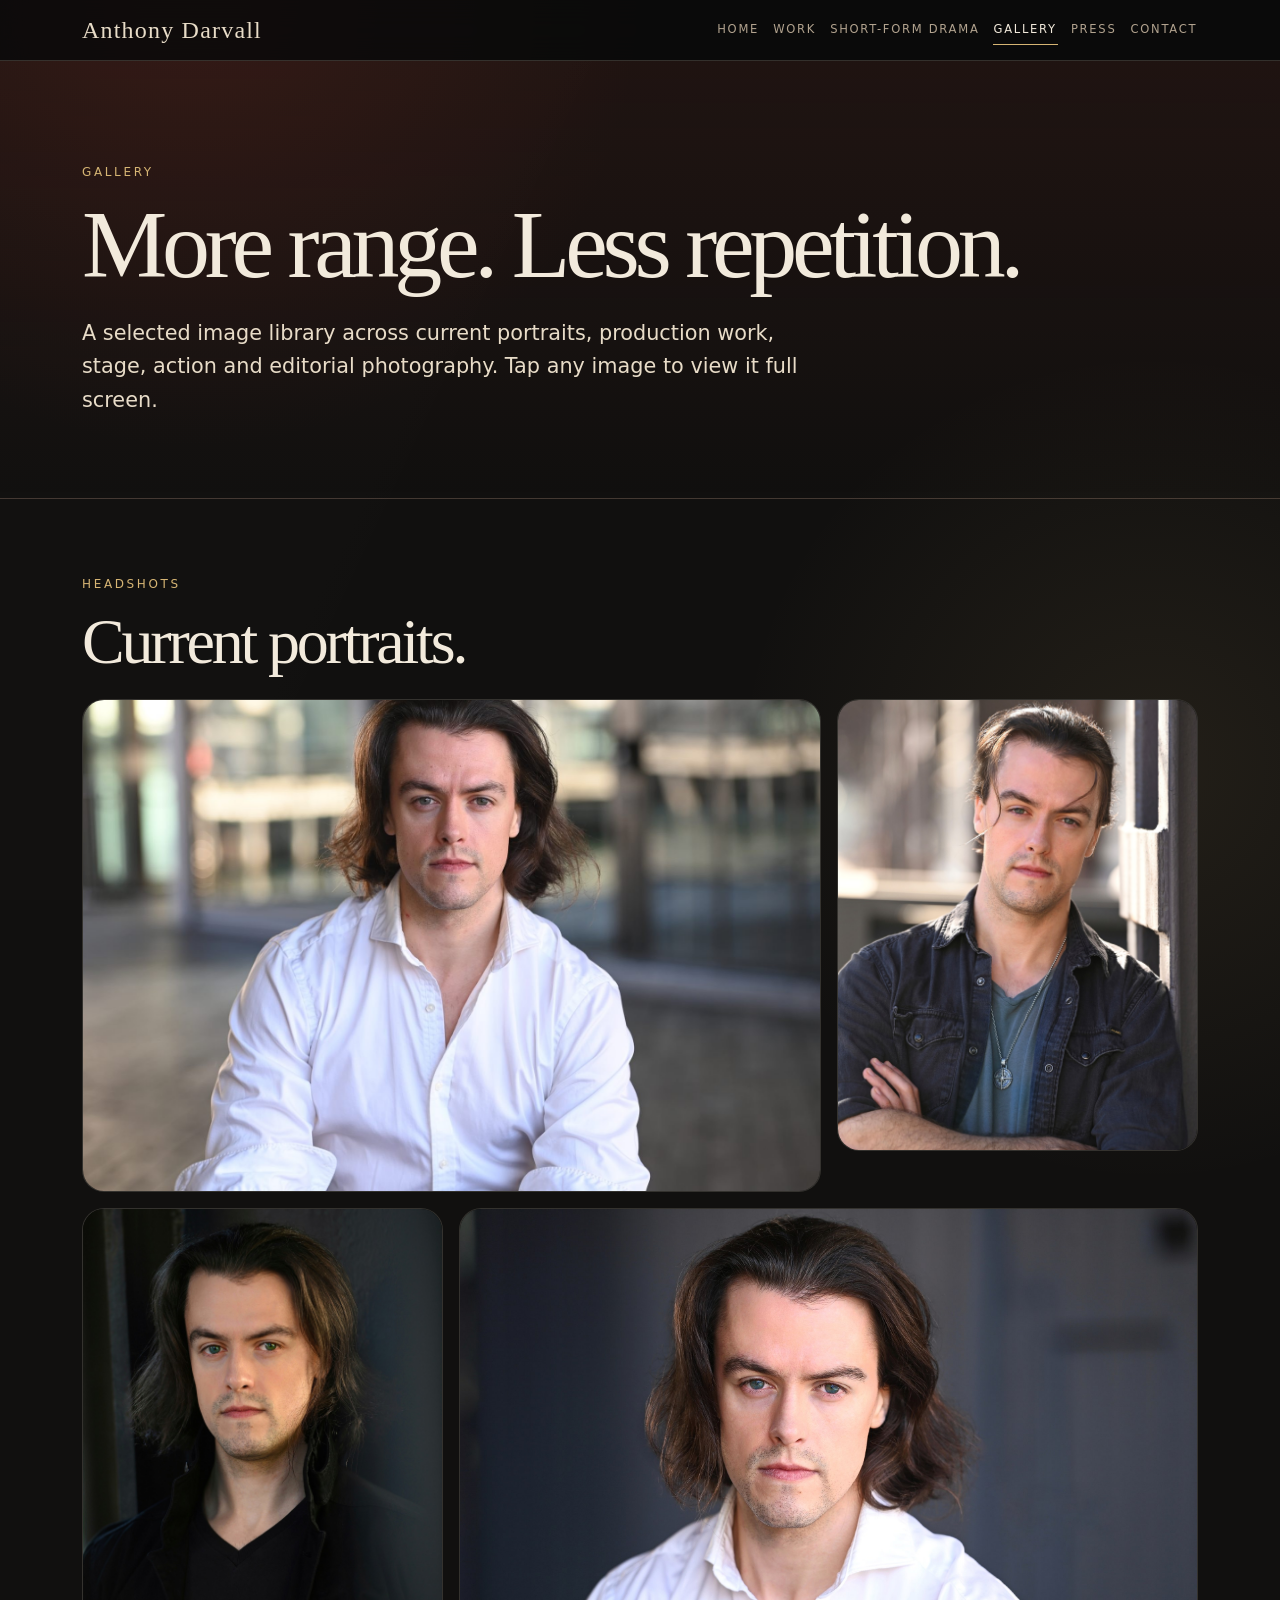
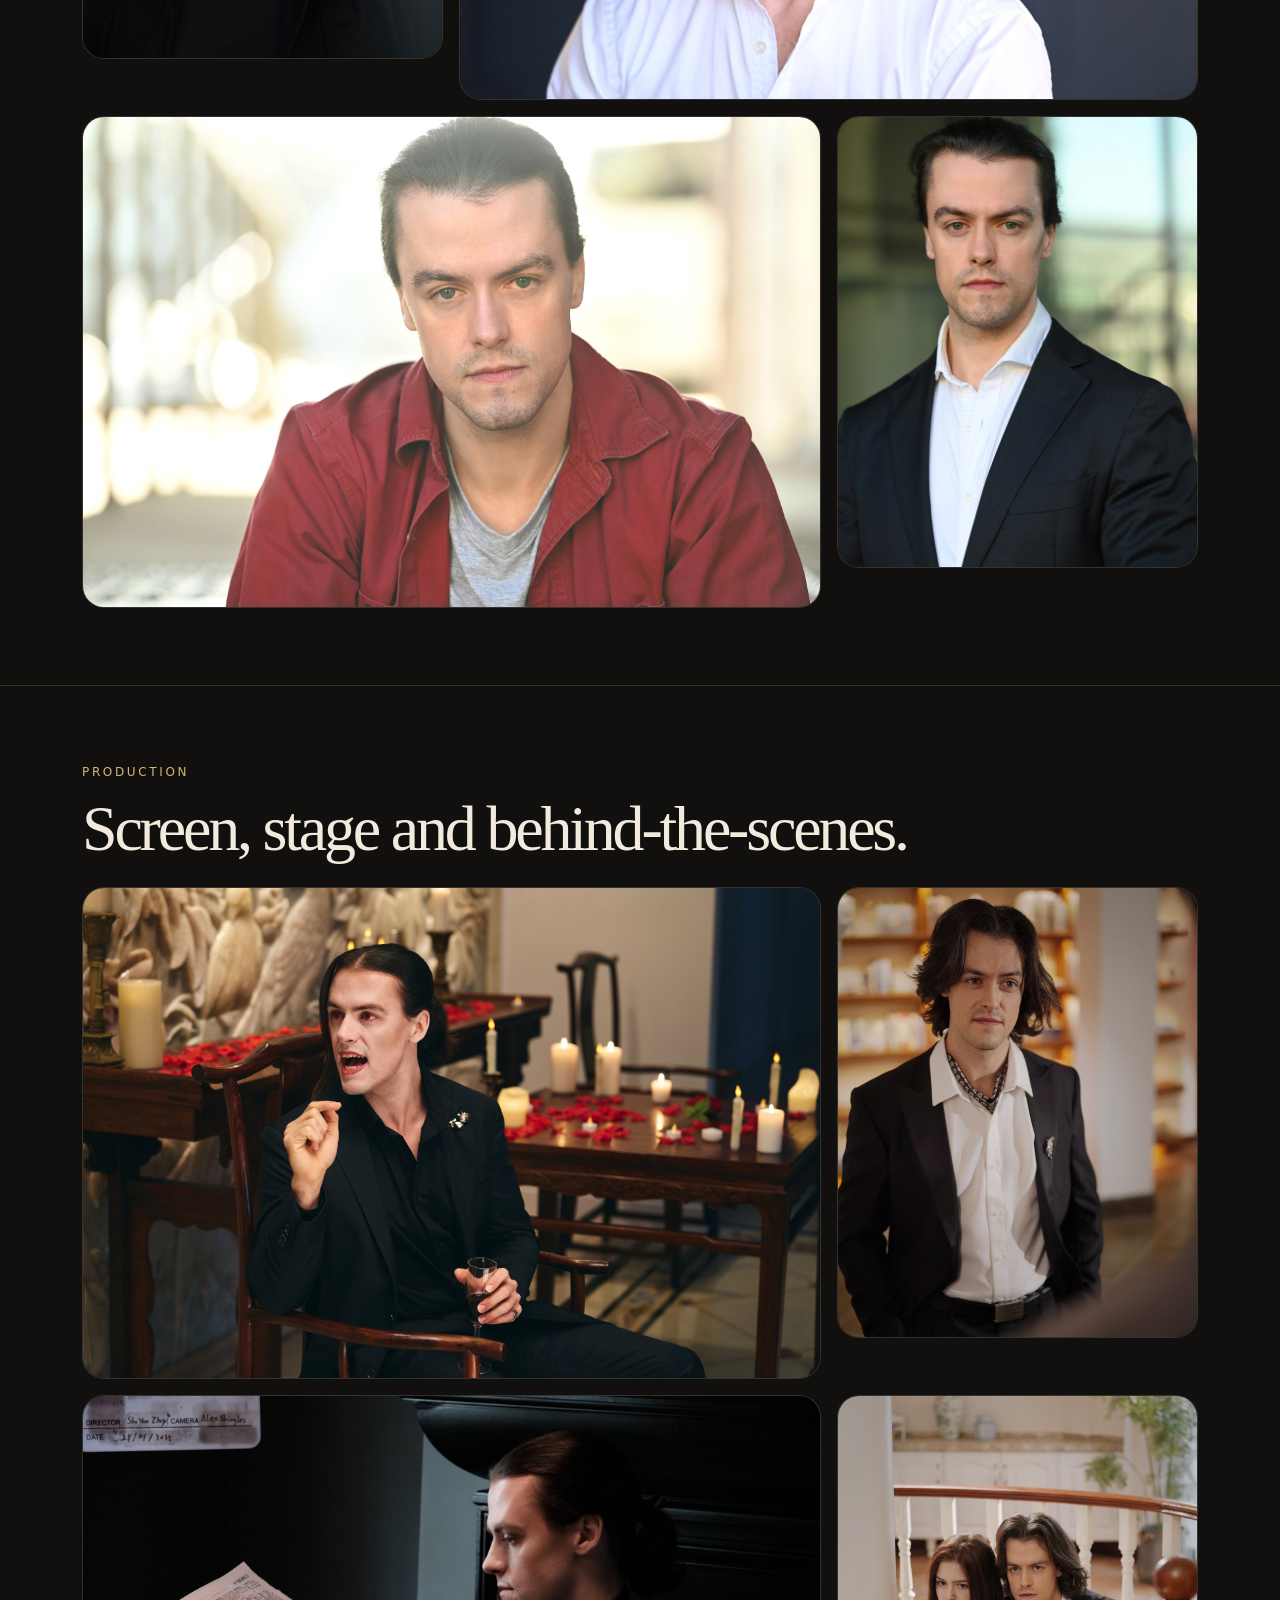
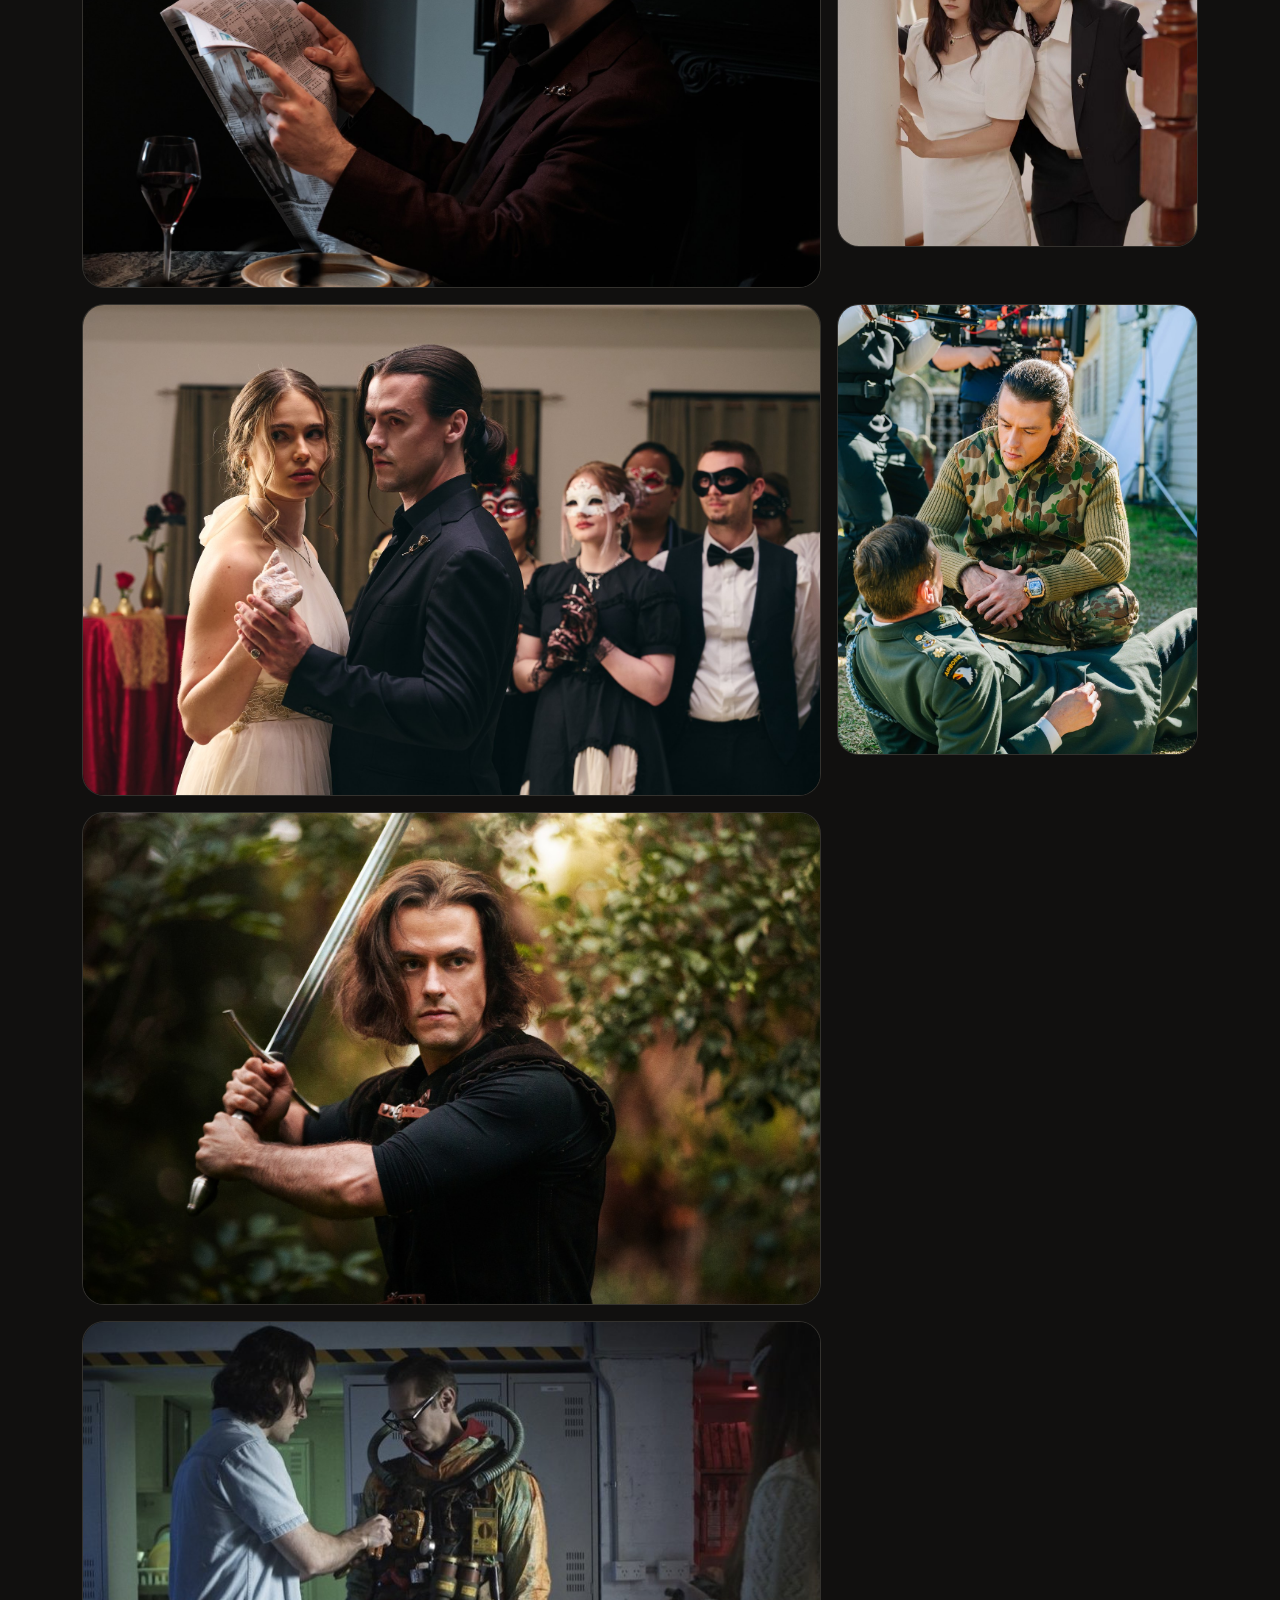
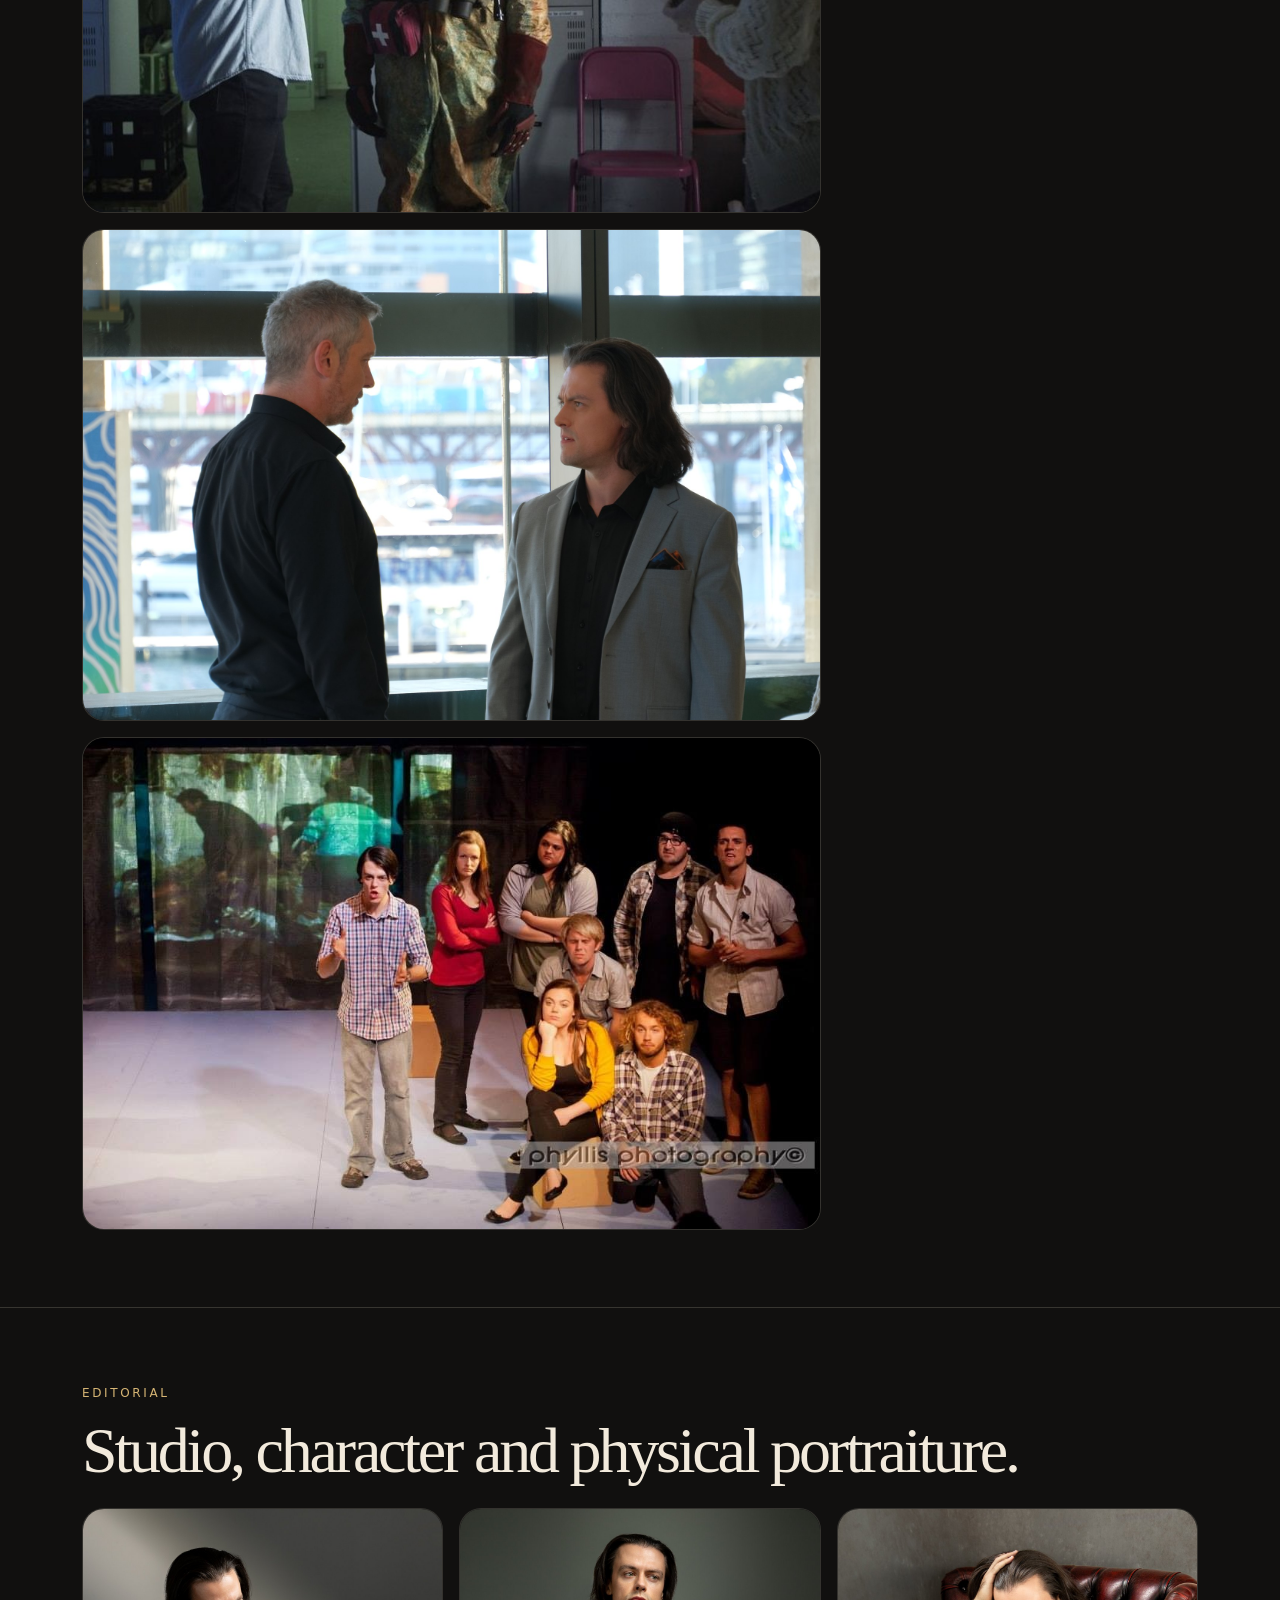
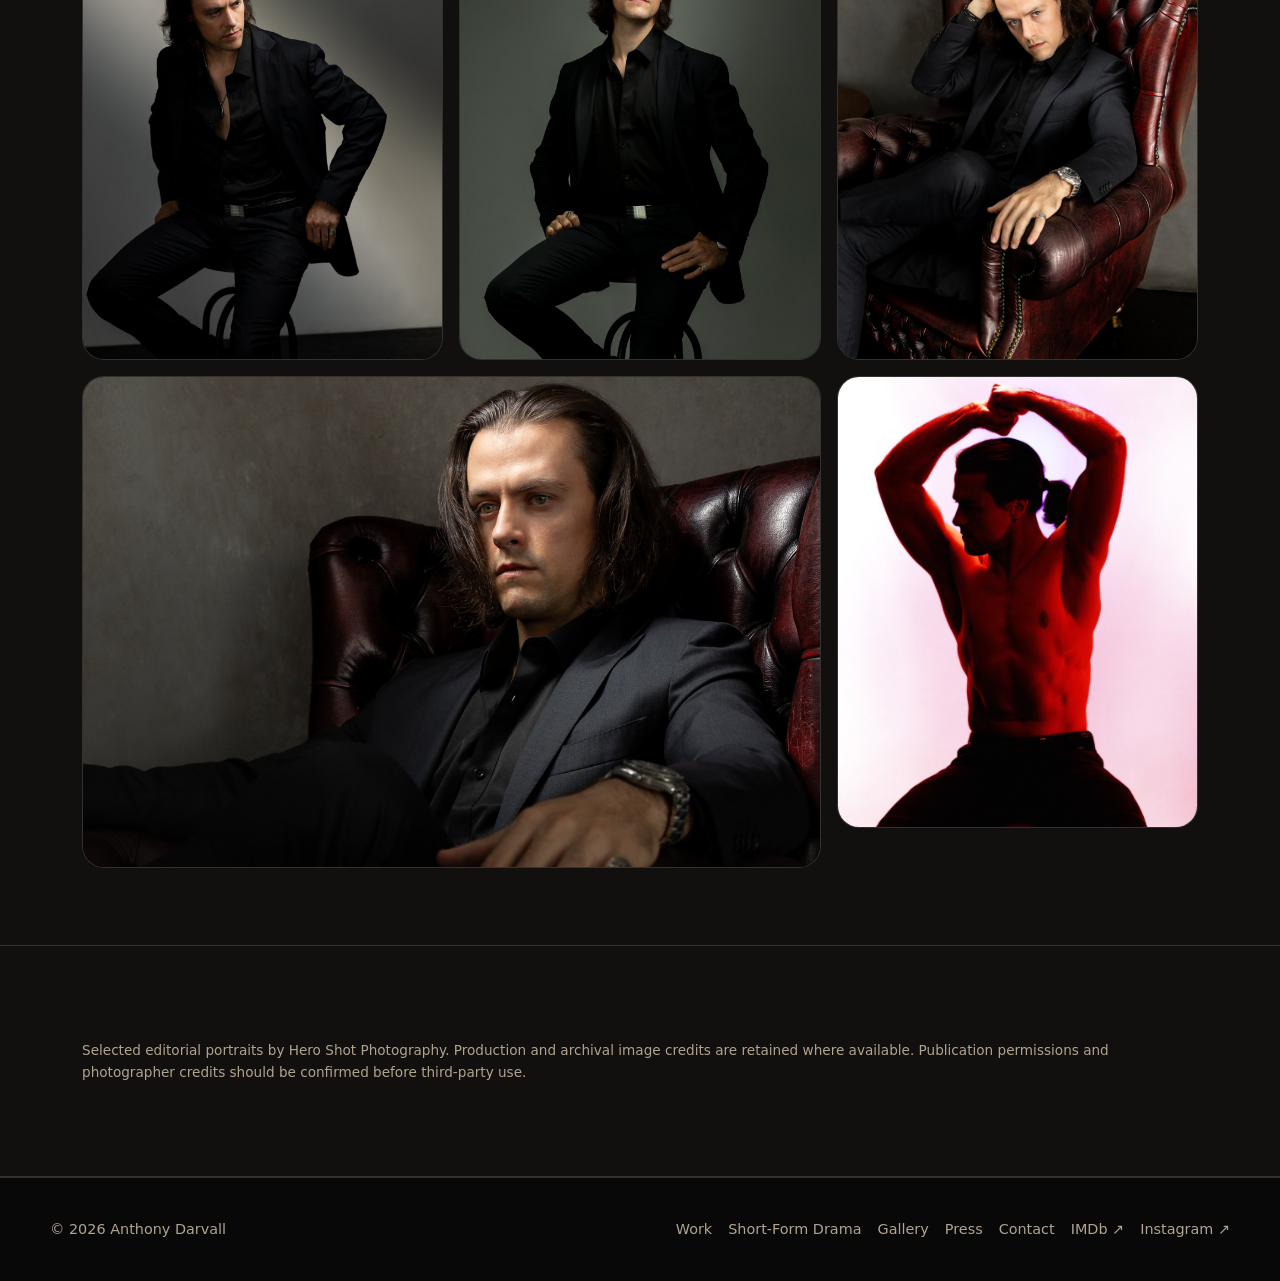
<file: gallery.html>
<!DOCTYPE html>
<html lang="en-AU">
<head>
  <meta charset="UTF-8" />
  <meta name="viewport" content="width=device-width, initial-scale=1.0" />
  <title>Gallery | Anthony Darvall</title>
  <meta name="description" content="Headshots, production stills and editorial portraits for British-Australian actor Anthony Darvall." />
  <link rel="canonical" href="https://anthonydarvall.com/gallery.html" />
  <meta property="og:type" content="website" />
  <meta property="og:title" content="Gallery | Anthony Darvall" />
  <meta property="og:description" content="Headshots, production stills and editorial portraits for British-Australian actor Anthony Darvall." />
  <meta property="og:url" content="https://anthonydarvall.com/gallery.html" />
  <meta property="og:image" content="https://anthonydarvall.com/images/anthony-og.jpg" />
  <meta property="og:image:width" content="1200" />
  <meta property="og:image:height" content="630" />
  <meta name="twitter:card" content="summary_large_image" />
  <meta name="theme-color" content="#0a0a0a" />
  <link rel="icon" href="images/favicon.png" />
  <link rel="stylesheet" href="css/v112.css" />
</head><body>
<a class="skip-link" href="#main">Skip to content</a>
<header class="site-header"><div class="nav-container"><a class="nav-brand" href="index.html" aria-label="Anthony Darvall home">Anthony Darvall</a><nav class="nav-links" aria-label="Primary navigation"><a href="index.html">Home</a><a href="work.html">Work</a><a href="international-drama.html">Short-Form Drama</a><a href="gallery.html" aria-current="page">Gallery</a><a href="press.html">Press</a><a href="contact.html">Contact</a></nav></div></header><main id="main">
<section class="page-hero"><div class="container"><p class="eyebrow">Gallery</p><h1>More range. Less repetition.</h1><p class="lede">A selected image library across current portraits, production work, stage, action and editorial photography. Tap any image to view it full screen.</p></div></section>
<section class="section compact gallery-section" id="headshots"><div class="container gallery-heading"><p class="eyebrow">Headshots</p><h2>Current portraits.</h2></div><div class="container gallery-grid-v110 headshots-gallery"><button class="gallery-photo gallery-lightbox-trigger gallery-photo-wide" type="button" data-src="images/anthony-hero.jpg" data-caption="Anthony Darvall in a white shirt, looking directly at camera" aria-label="Open larger image: Anthony Darvall in a white shirt, looking directly at camera"><img src="images/anthony-hero.jpg" loading="lazy" alt="Anthony Darvall in a white shirt, looking directly at camera" /></button><button class="gallery-photo gallery-lightbox-trigger" type="button" data-src="images/anthony-headshot-rugged.jpg" data-caption="Rugged outdoor portrait" aria-label="Open larger image: Rugged outdoor portrait"><img src="images/anthony-headshot-rugged.jpg" loading="lazy" alt="Rugged outdoor portrait" /></button><button class="gallery-photo gallery-lightbox-trigger" type="button" data-src="images/anthony-headshot-intense.jpg" data-caption="Intense dark portrait" aria-label="Open larger image: Intense dark portrait"><img src="images/anthony-headshot-intense.jpg" loading="lazy" alt="Intense dark portrait" /></button><button class="gallery-photo gallery-lightbox-trigger gallery-photo-wide" type="button" data-src="images/anthony-headshot-white-current.jpg" data-caption="Current white-shirt portrait" aria-label="Open larger image: Current white-shirt portrait"><img src="images/anthony-headshot-white-current.jpg" loading="lazy" alt="Current white-shirt portrait" /></button><button class="gallery-photo gallery-lightbox-trigger gallery-photo-wide" type="button" data-src="images/anthony-headshot-red-current.jpg" data-caption="Contemporary red overshirt portrait" aria-label="Open larger image: Contemporary red overshirt portrait"><img src="images/anthony-headshot-red-current.jpg" loading="lazy" alt="Contemporary red overshirt portrait" /></button><button class="gallery-photo gallery-lightbox-trigger" type="button" data-src="images/anthony-headshot-suit.jpg" data-caption="Formal suit portrait" aria-label="Open larger image: Formal suit portrait"><img src="images/anthony-headshot-suit.jpg" loading="lazy" alt="Formal suit portrait" /></button></div></section><section class="section compact gallery-section" id="production"><div class="container gallery-heading"><p class="eyebrow">Production</p><h2>Screen, stage and behind-the-scenes.</h2></div><div class="container gallery-grid-v110 production-gallery"><button class="gallery-photo gallery-lightbox-trigger gallery-photo-wide" type="button" data-src="images/anthony-production-vampire-candlelight.jpg" data-caption="Draven Bloodstone in a candlelit ballroom scene" aria-label="Open larger image: Draven Bloodstone in a candlelit ballroom scene"><img src="images/anthony-production-vampire-candlelight.jpg" loading="lazy" alt="Draven Bloodstone in a candlelit ballroom scene" /></button><button class="gallery-photo gallery-lightbox-trigger gallery-photo-wide" type="button" data-src="images/anthony-production-vampire-reading.jpg" data-caption="Draven Bloodstone reading with a glass of wine" aria-label="Open larger image: Draven Bloodstone reading with a glass of wine"><img src="images/anthony-production-vampire-reading.jpg" loading="lazy" alt="Draven Bloodstone reading with a glass of wine" /></button><button class="gallery-photo gallery-lightbox-trigger gallery-photo-wide" type="button" data-src="images/anthony-production-vampire-dance.jpg" data-caption="Masked ballroom scene from Vampire’s Forbidden Kiss" aria-label="Open larger image: Masked ballroom scene from Vampire’s Forbidden Kiss"><img src="images/anthony-production-vampire-dance.jpg" loading="lazy" alt="Masked ballroom scene from Vampire’s Forbidden Kiss" /></button><button class="gallery-photo gallery-lightbox-trigger" type="button" data-src="images/anthony-production-cinderella-oliver.jpg" data-caption="Oliver Beaumont in Cinderella’s Royal Secret" aria-label="Open larger image: Oliver Beaumont in Cinderella’s Royal Secret"><img src="images/anthony-production-cinderella-oliver.jpg" loading="lazy" alt="Oliver Beaumont in Cinderella’s Royal Secret" /></button><button class="gallery-photo gallery-lightbox-trigger" type="button" data-src="images/anthony-production-cinderella-staircase.jpg" data-caption="Staircase scene from Cinderella’s Royal Secret" aria-label="Open larger image: Staircase scene from Cinderella’s Royal Secret"><img src="images/anthony-production-cinderella-staircase.jpg" loading="lazy" alt="Staircase scene from Cinderella’s Royal Secret" /></button><button class="gallery-photo gallery-lightbox-trigger gallery-photo-wide" type="button" data-src="images/anthony-action-sword.jpg" data-caption="Sword-action portrait in woodland" aria-label="Open larger image: Sword-action portrait in woodland"><img src="images/anthony-action-sword.jpg" loading="lazy" alt="Sword-action portrait in woodland" /></button><button class="gallery-photo gallery-lightbox-trigger" type="button" data-src="images/anthony-production-action-scene.jpg" data-caption="Action production still" aria-label="Open larger image: Action production still"><img src="images/anthony-production-action-scene.jpg" loading="lazy" alt="Action production still" /></button><button class="gallery-photo gallery-lightbox-trigger gallery-photo-wide" type="button" data-src="images/anthony-production-scifi-bts.jpg" data-caption="Behind the scenes on a science-fiction production" aria-label="Open larger image: Behind the scenes on a science-fiction production"><img src="images/anthony-production-scifi-bts.jpg" loading="lazy" alt="Behind the scenes on a science-fiction production" /></button><button class="gallery-photo gallery-lightbox-trigger gallery-photo-wide" type="button" data-src="images/anthony-production-contemporary.jpg" data-caption="Contemporary screen production still" aria-label="Open larger image: Contemporary screen production still"><img src="images/anthony-production-contemporary.jpg" loading="lazy" alt="Contemporary screen production still" /></button><button class="gallery-photo gallery-lightbox-trigger gallery-photo-wide" type="button" data-src="images/anthony-stage-ensemble.jpg" data-caption="Ensemble stage performance" aria-label="Open larger image: Ensemble stage performance"><img src="images/anthony-stage-ensemble.jpg" loading="lazy" alt="Ensemble stage performance" /></button></div></section><section class="section compact gallery-section" id="editorial"><div class="container gallery-heading"><p class="eyebrow">Editorial</p><h2>Studio, character and physical portraiture.</h2></div><div class="container gallery-grid-v110 editorial-gallery"><button class="gallery-photo gallery-lightbox-trigger" type="button" data-src="images/anthony-editorial-527.jpg" data-caption="Dark open-collar editorial portrait" aria-label="Open larger image: Dark open-collar editorial portrait"><img src="images/anthony-editorial-527.jpg" loading="lazy" alt="Dark open-collar editorial portrait" /></button><button class="gallery-photo gallery-lightbox-trigger" type="button" data-src="images/anthony-editorial-562.jpg" data-caption="Black-suit editorial portrait" aria-label="Open larger image: Black-suit editorial portrait"><img src="images/anthony-editorial-562.jpg" loading="lazy" alt="Black-suit editorial portrait" /></button><button class="gallery-photo gallery-lightbox-trigger gallery-photo-wide" type="button" data-src="images/anthony-editorial-694.jpg" data-caption="Cinematic leather-chair portrait" aria-label="Open larger image: Cinematic leather-chair portrait"><img src="images/anthony-editorial-694.jpg" loading="lazy" alt="Cinematic leather-chair portrait" /></button><button class="gallery-photo gallery-lightbox-trigger" type="button" data-src="images/anthony-editorial-714.jpg" data-caption="Burgundy leather-chair portrait" aria-label="Open larger image: Burgundy leather-chair portrait"><img src="images/anthony-editorial-714.jpg" loading="lazy" alt="Burgundy leather-chair portrait" /></button><button class="gallery-photo gallery-lightbox-trigger" type="button" data-src="images/anthony-editorial-red-light.jpg" data-caption="Red-light physical editorial portrait" aria-label="Open larger image: Red-light physical editorial portrait"><img src="images/anthony-editorial-red-light.jpg" loading="lazy" alt="Red-light physical editorial portrait" /></button></div></section>
<section class="section compact"><div class="container gallery-credit"><p>Selected editorial portraits by Hero Shot Photography. Production and archival image credits are retained where available. Publication permissions and photographer credits should be confirmed before third-party use.</p></div></section>
</main>
<dialog class="gallery-lightbox" id="gallery-lightbox" aria-label="Expanded gallery image"><button class="lightbox-close" type="button" aria-label="Close image">×</button><button class="lightbox-nav lightbox-prev" type="button" aria-label="Previous image">‹</button><figure><img id="lightbox-image" alt="" /><figcaption id="lightbox-caption"></figcaption></figure><button class="lightbox-nav lightbox-next" type="button" aria-label="Next image">›</button></dialog>
<footer class="site-footer"><div class="footer-inner"><div>© <span id="year"></span> Anthony Darvall</div><div class="footer-links"><a href="work.html">Work</a><a href="international-drama.html">Short-Form Drama</a><a href="gallery.html">Gallery</a><a href="press.html">Press</a><a href="contact.html">Contact</a><a href="https://imdb.me/anthonydarvall" target="_blank" rel="noopener noreferrer">IMDb ↗</a><a href="https://www.instagram.com/anthonydarvall/" target="_blank" rel="noopener noreferrer">Instagram ↗</a></div></div></footer><script>document.getElementById('year').textContent = new Date().getFullYear();</script>
<script>
(() => {
  const triggers = [...document.querySelectorAll('.gallery-lightbox-trigger')];
  const dialog = document.getElementById('gallery-lightbox');
  const image = document.getElementById('lightbox-image');
  const caption = document.getElementById('lightbox-caption');
  let current = 0;
  function show(index) { current = (index + triggers.length) % triggers.length; const item = triggers[current]; image.src = item.dataset.src; image.alt = item.dataset.caption; caption.textContent = item.dataset.caption; }
  triggers.forEach((item,index) => item.addEventListener('click', () => { show(index); dialog.showModal(); }));
  dialog.querySelector('.lightbox-close').addEventListener('click', () => dialog.close());
  dialog.querySelector('.lightbox-prev').addEventListener('click', () => show(current - 1));
  dialog.querySelector('.lightbox-next').addEventListener('click', () => show(current + 1));
  dialog.addEventListener('click', event => { if (event.target === dialog) dialog.close(); });
  document.addEventListener('keydown', event => { if (!dialog.open) return; if (event.key === 'ArrowLeft') show(current - 1); if (event.key === 'ArrowRight') show(current + 1); });
})();
</script>
</body></html>
</file>
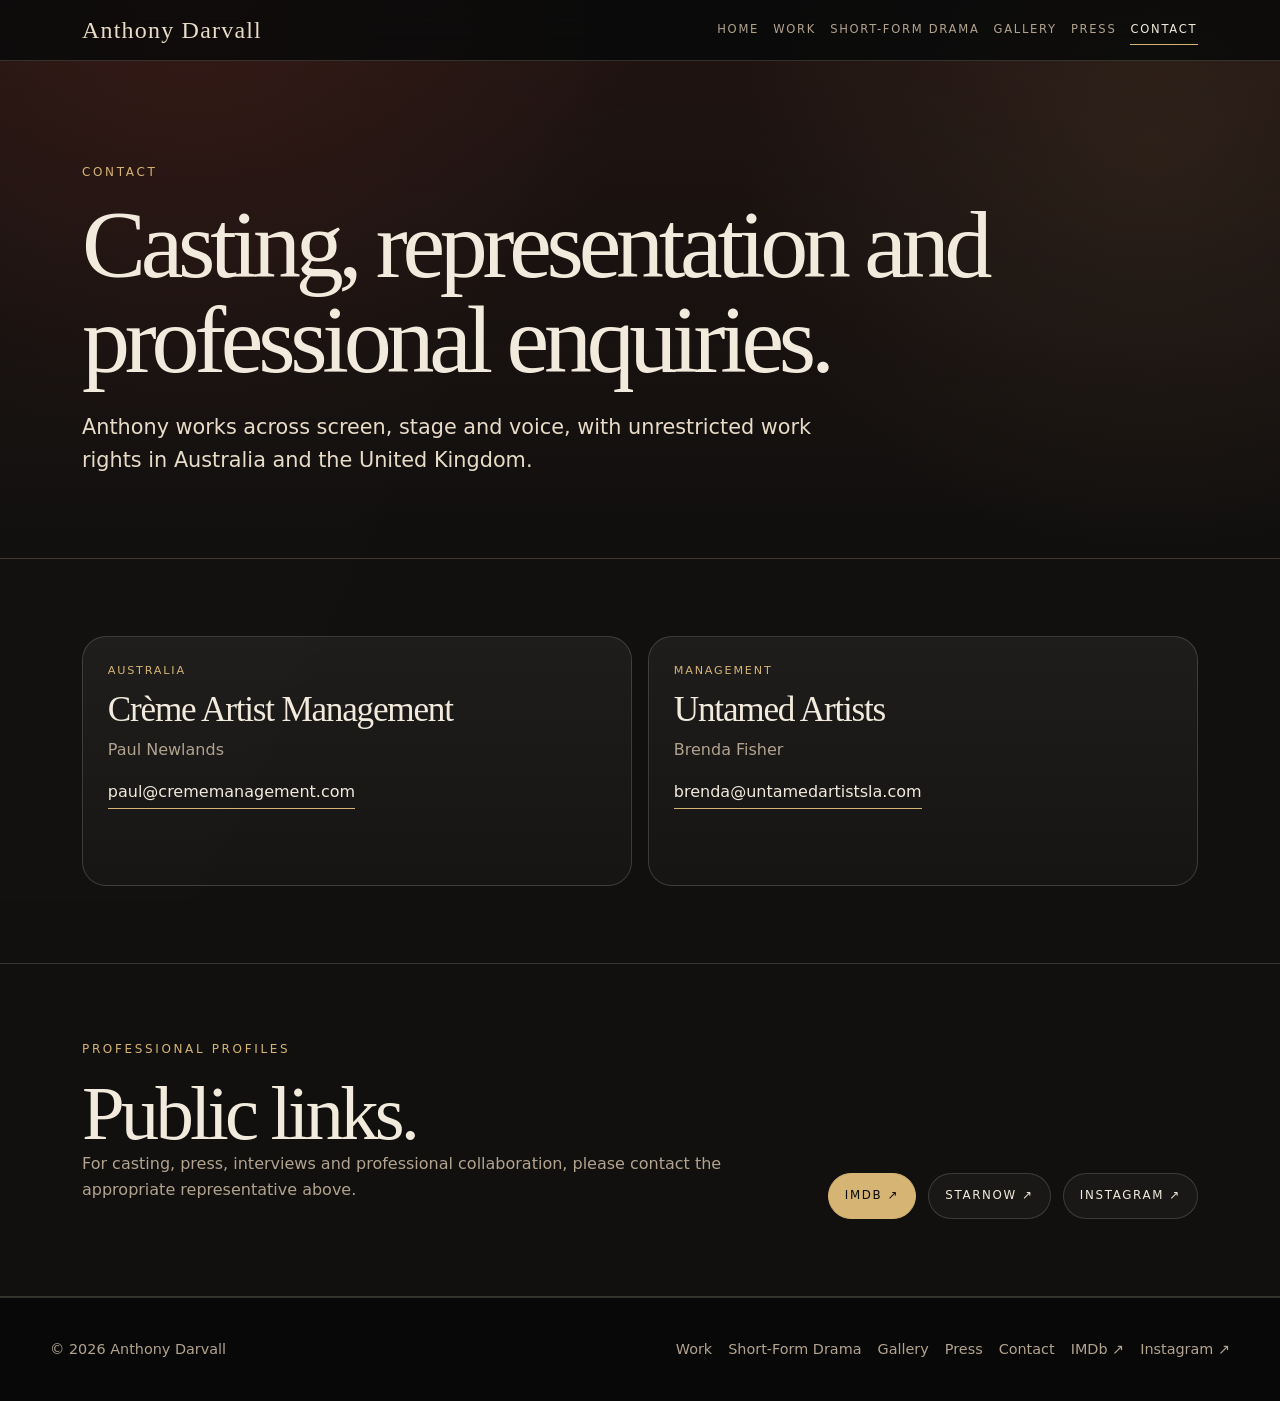
<file: instagram.html>
<!DOCTYPE html>
<html lang="en-AU">
<head>
  <meta charset="utf-8" />
  <meta name="viewport" content="width=device-width, initial-scale=1.0" />
  <title>Professional Profiles | Anthony Darvall</title>
  <meta name="robots" content="noindex,follow" />
  <link rel="canonical" href="https://anthonydarvall.com/contact.html" />
  <meta http-equiv="refresh" content="0; url=contact.html#profiles" />
  <script>location.replace("contact.html#profiles");</script>
</head>
<body>
  <main>
    <p>This page has moved to <a href="contact.html#profiles">Anthony Darvall's professional profiles</a>.</p>
  </main>
</body>
</html>
</file>
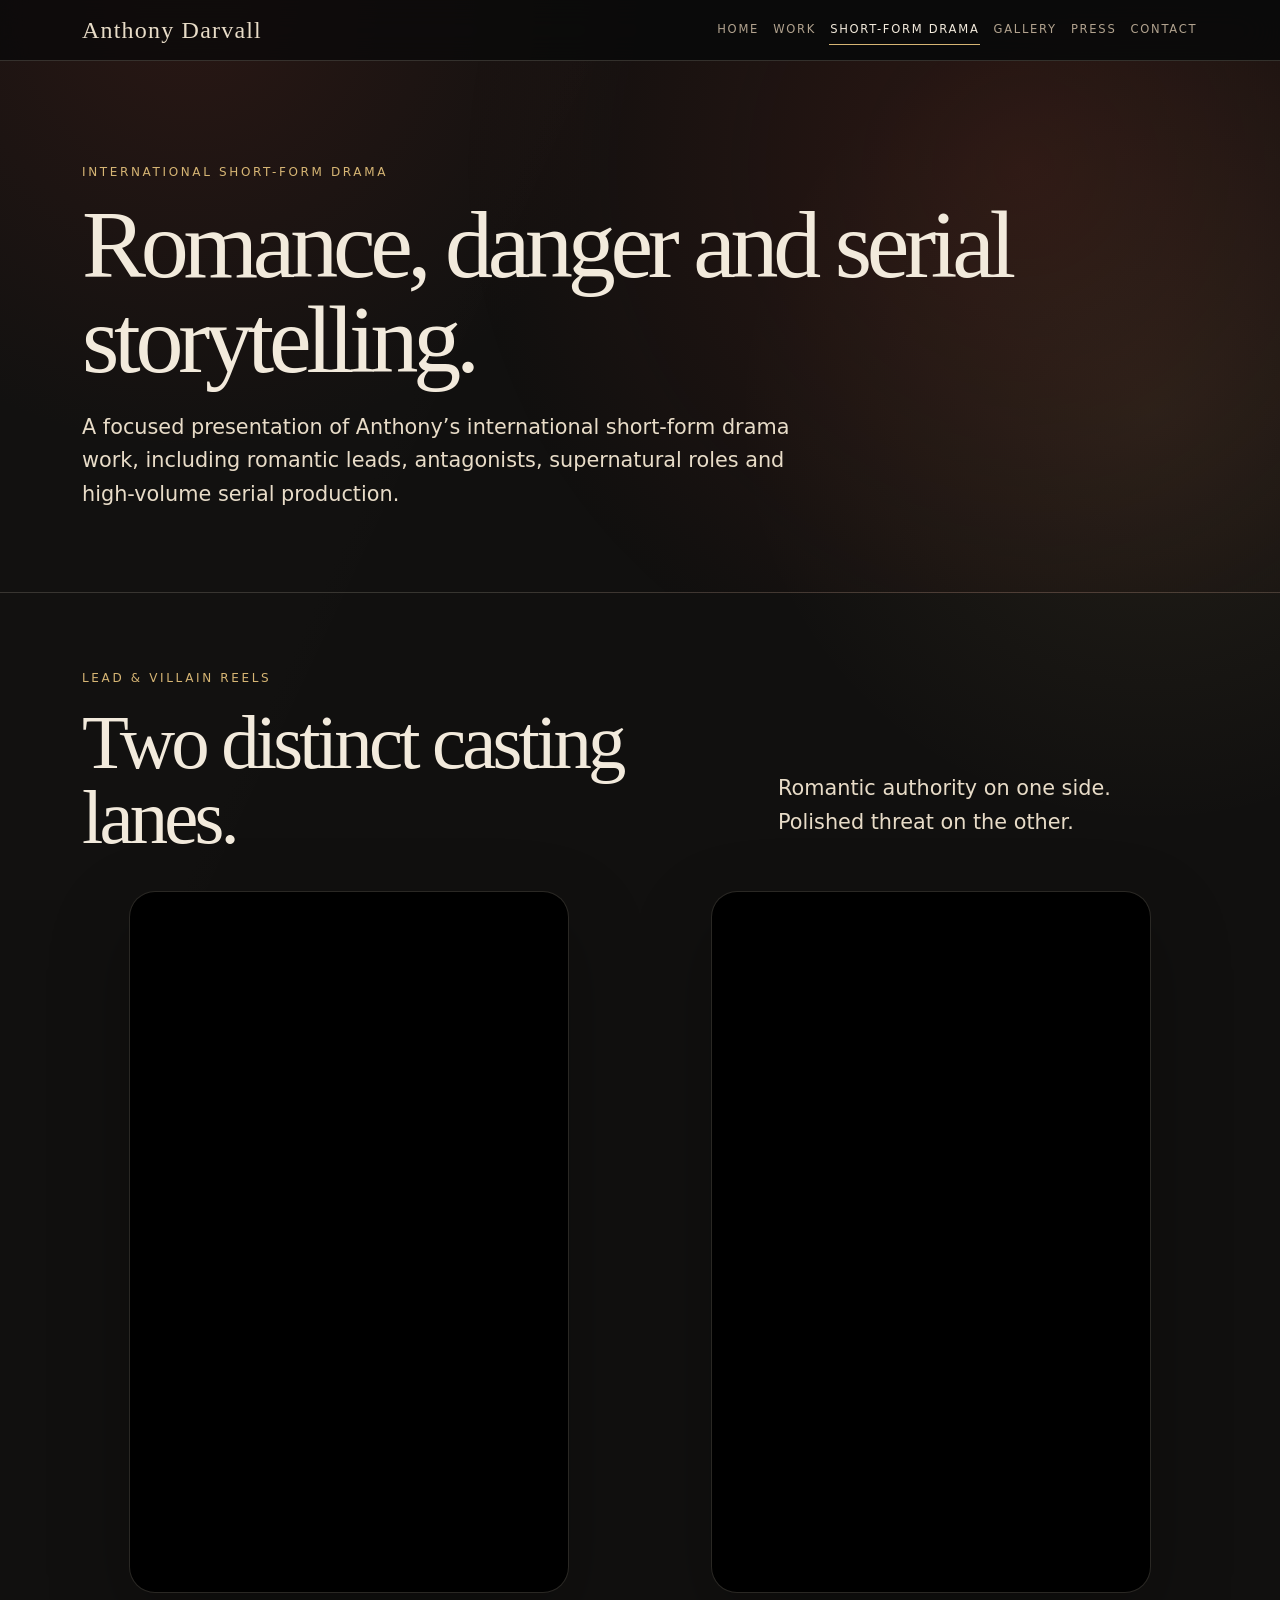
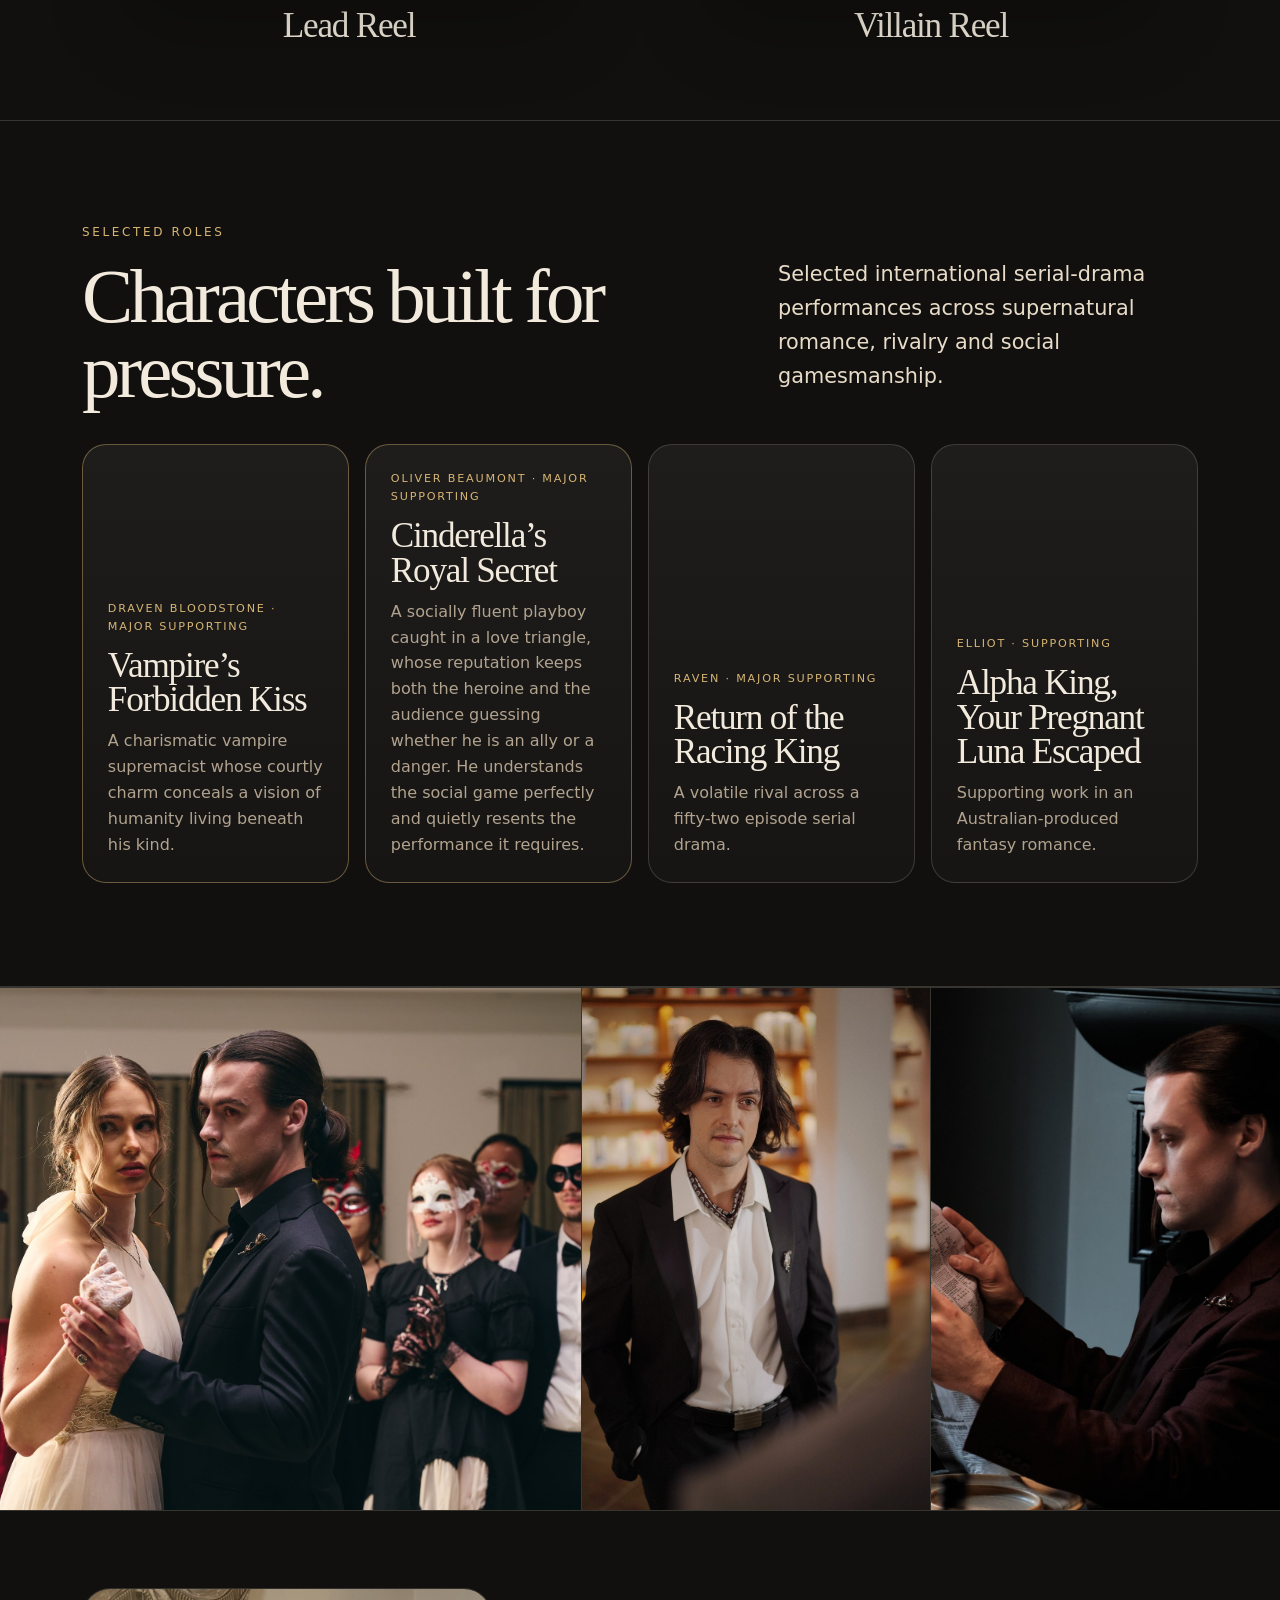
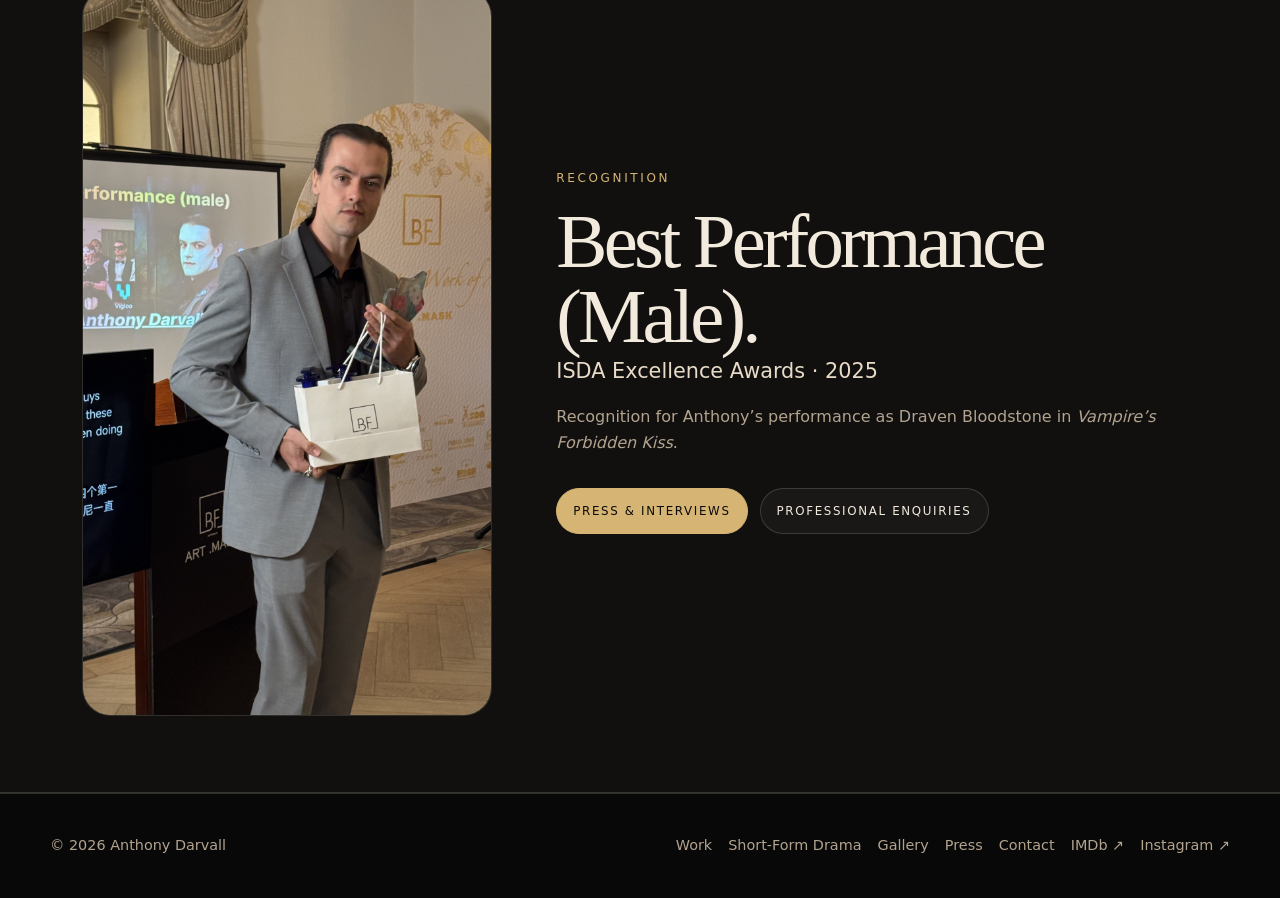
<file: international-drama.html>
<!DOCTYPE html>
<html lang="en-AU"><head><meta charset="UTF-8" /><meta name="viewport" content="width=device-width, initial-scale=1.0" />
<title>International Short-Form Drama | Anthony Darvall</title><meta name="description" content="International short-form and vertical drama work, lead and villain reels, selected roles and recognition for Anthony Darvall." />
<link rel="canonical" href="https://anthonydarvall.com/international-drama.html" /><meta property="og:type" content="website" /><meta property="og:title" content="International Short-Form Drama | Anthony Darvall" /><meta property="og:description" content="International short-form and vertical drama work, lead and villain reels, selected roles and recognition for Anthony Darvall." /><meta property="og:url" content="https://anthonydarvall.com/international-drama.html" /><meta property="og:image" content="https://anthonydarvall.com/images/anthony-og.jpg" /><meta property="og:image:width" content="1200" /><meta property="og:image:height" content="630" /><meta name="twitter:card" content="summary_large_image" /><meta name="theme-color" content="#0a0a0a" /><link rel="icon" href="images/favicon.png" /><link rel="stylesheet" href="css/v112.css" /></head><body><a class="skip-link" href="#main">Skip to content</a><header class="site-header"><div class="nav-container"><a class="nav-brand" href="index.html" aria-label="Anthony Darvall home">Anthony Darvall</a><nav class="nav-links" aria-label="Primary navigation"><a href="index.html">Home</a><a href="work.html">Work</a><a href="international-drama.html" aria-current="page">Short-Form Drama</a><a href="gallery.html">Gallery</a><a href="press.html">Press</a><a href="contact.html">Contact</a></nav></div></header><main id="main"><section class="page-hero international-hero"><div class="container"><p class="eyebrow">International short-form drama</p><h1>Romance, danger and serial storytelling.</h1><p class="lede">A focused presentation of Anthony’s international short-form drama work, including romantic leads, antagonists, supernatural roles and high-volume serial production.</p></div></section>
<section class="section compact"><div class="container section-header"><div><p class="eyebrow">Lead & villain reels</p><h2>Two distinct casting lanes.</h2></div><p class="lede">Romantic authority on one side. Polished threat on the other.</p></div><div class="container vertical-reel-grid"><article><div class="video-shell vertical-video"><iframe src="https://player.vimeo.com/video/1149836272?h=0&amp;title=0&amp;byline=0&amp;portrait=0" title="Anthony Darvall short-form drama lead reel" loading="lazy" allow="autoplay; fullscreen; picture-in-picture; clipboard-write; encrypted-media; web-share" allowfullscreen></iframe></div><h3>Lead Reel</h3></article><article><div class="video-shell vertical-video"><iframe src="https://player.vimeo.com/video/1149842011?h=0&amp;title=0&amp;byline=0&amp;portrait=0" title="Anthony Darvall short-form drama villain reel" loading="lazy" allow="autoplay; fullscreen; picture-in-picture; clipboard-write; encrypted-media; web-share" allowfullscreen></iframe></div><h3>Villain Reel</h3></article></div></section>
<section class="section"><div class="container section-header"><div><p class="eyebrow">Selected roles</p><h2>Characters built for pressure.</h2></div><p class="lede">Selected international serial-drama performances across supernatural romance, rivalry and social gamesmanship.</p></div><div class="container project-grid"><article class="project-card project-card-featured" id="vampires-forbidden-kiss"><p class="meta">Draven Bloodstone · Major Supporting</p><h3>Vampire’s Forbidden Kiss</h3><p>A charismatic vampire supremacist whose courtly charm conceals a vision of humanity living beneath his kind.</p></article><article class="project-card project-card-featured" id="cinderellas-royal-secret"><p class="meta">Oliver Beaumont · Major Supporting</p><h3>Cinderella’s Royal Secret</h3><p>A socially fluent playboy caught in a love triangle, whose reputation keeps both the heroine and the audience guessing whether he is an ally or a danger. He understands the social game perfectly and quietly resents the performance it requires.</p></article><article class="project-card"><p class="meta">Raven · Major Supporting</p><h3>Return of the Racing King</h3><p>A volatile rival across a fifty-two episode serial drama.</p></article><article class="project-card"><p class="meta">Elliot · Supporting</p><h3>Alpha King, Your Pregnant Luna Escaped</h3><p>Supporting work in an Australian-produced fantasy romance.</p></article></div></section>
<section class="work-image-band international-image-band" aria-label="International short-form drama production stills"><img src="images/anthony-production-vampire-dance.jpg" loading="lazy" alt="Masked ballroom scene from Vampire’s Forbidden Kiss" /><img src="images/anthony-production-cinderella-oliver.jpg" loading="lazy" alt="Anthony Darvall as Oliver Beaumont" /><img src="images/anthony-production-vampire-reading.jpg" loading="lazy" alt="Anthony Darvall as Draven Bloodstone reading" /></section>
<section class="section compact"><div class="container recognition-grid"><figure class="recognition-image"><img src="images/anthony-award-best-performance-2025.jpg" loading="lazy" alt="Anthony Darvall holding a Best Performance Male award in 2025" /></figure><div><p class="eyebrow">Recognition</p><h2>Best Performance (Male).</h2><p class="lede">ISDA Excellence Awards · 2025</p><p>Recognition for Anthony’s performance as Draven Bloodstone in <em>Vampire’s Forbidden Kiss</em>.</p><div class="button-row"><a class="btn primary" href="press.html">Press & interviews</a><a class="btn" href="contact.html">Professional enquiries</a></div></div></div></section></main><footer class="site-footer"><div class="footer-inner"><div>© <span id="year"></span> Anthony Darvall</div><div class="footer-links"><a href="work.html">Work</a><a href="international-drama.html">Short-Form Drama</a><a href="gallery.html">Gallery</a><a href="press.html">Press</a><a href="contact.html">Contact</a><a href="https://imdb.me/anthonydarvall" target="_blank" rel="noopener noreferrer">IMDb ↗</a><a href="https://www.instagram.com/anthonydarvall/" target="_blank" rel="noopener noreferrer">Instagram ↗</a></div></div></footer><script>document.getElementById('year').textContent = new Date().getFullYear();</script></body></html>
</file>
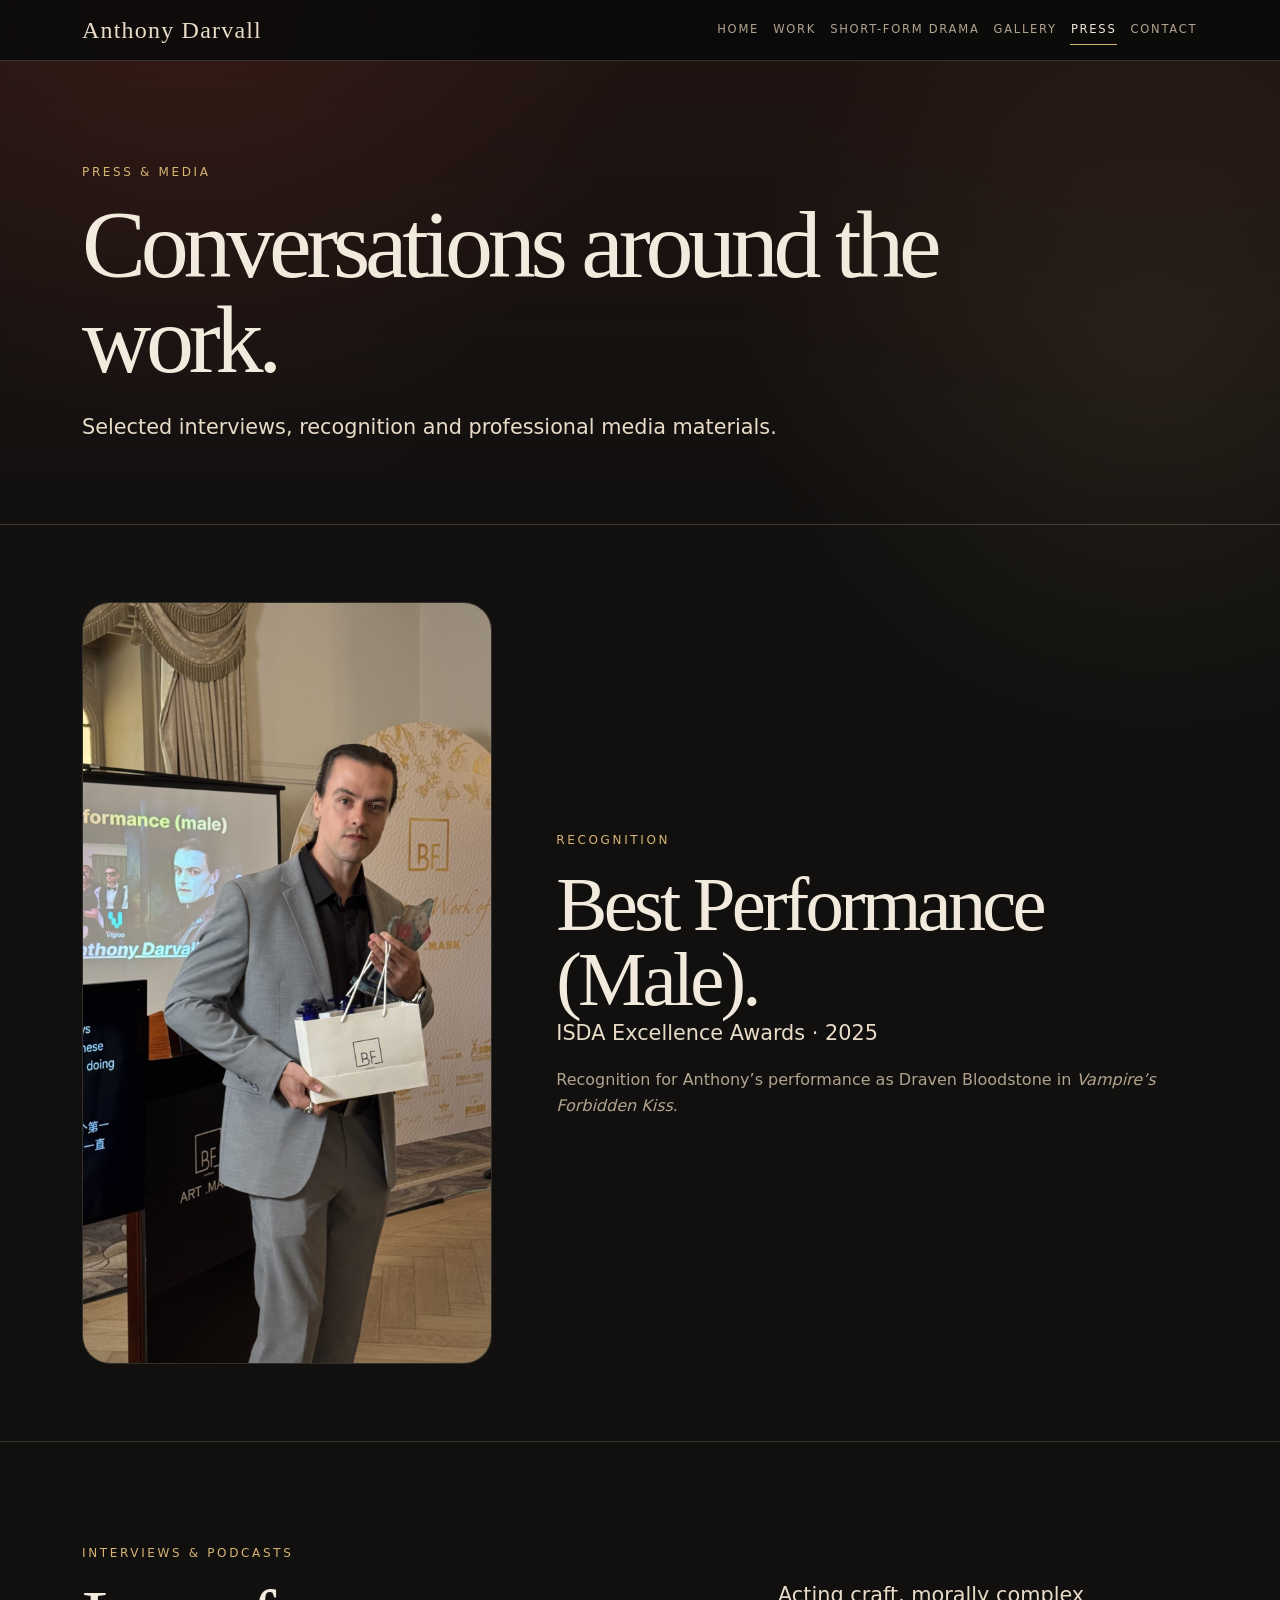
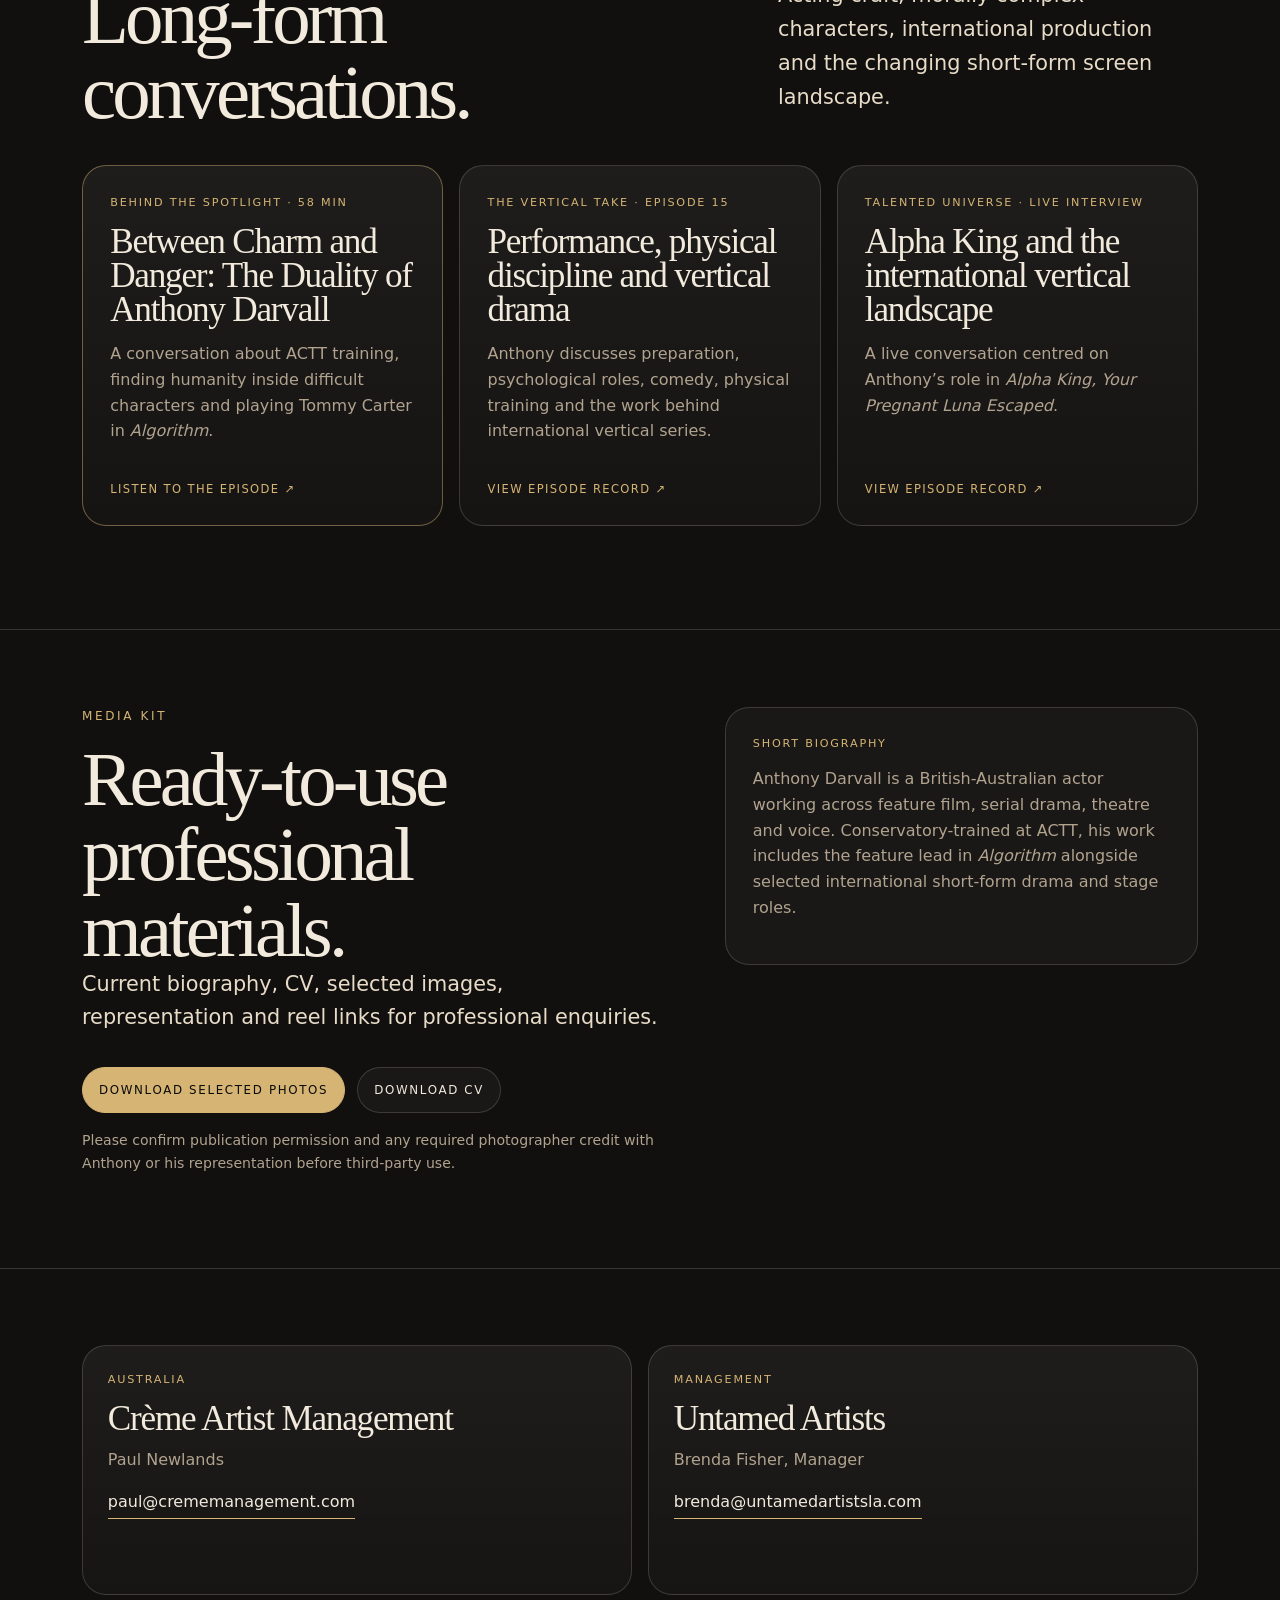
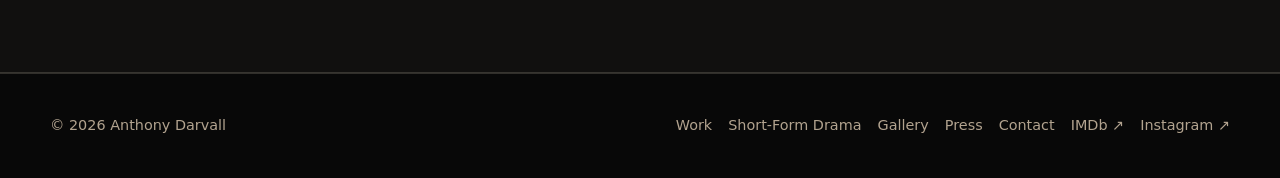
<file: press.html>
<!DOCTYPE html>
<html lang="en-AU">
<head>
  <meta charset="UTF-8" />
  <meta name="viewport" content="width=device-width, initial-scale=1.0" />
  <title>Press & Media | Anthony Darvall</title>
  <meta name="description" content="Press, interviews, podcasts, recognition and downloadable media materials for British-Australian actor Anthony Darvall." />
  <link rel="canonical" href="https://anthonydarvall.com/press.html" />
  <meta property="og:type" content="website" />
  <meta property="og:title" content="Press & Media | Anthony Darvall" />
  <meta property="og:description" content="Press, interviews, podcasts, recognition and downloadable media materials for British-Australian actor Anthony Darvall." />
  <meta property="og:url" content="https://anthonydarvall.com/press.html" />
  <meta property="og:image" content="https://anthonydarvall.com/images/anthony-og.jpg" />
  <meta property="og:image:width" content="1200" />
  <meta property="og:image:height" content="630" />
  <meta name="twitter:card" content="summary_large_image" />
  <meta name="theme-color" content="#0a0a0a" />
  <link rel="icon" href="images/favicon.png" />
  <link rel="stylesheet" href="css/v112.css" />
</head><body>
<a class="skip-link" href="#main">Skip to content</a>
<header class="site-header"><div class="nav-container"><a class="nav-brand" href="index.html" aria-label="Anthony Darvall home">Anthony Darvall</a><nav class="nav-links" aria-label="Primary navigation"><a href="index.html">Home</a><a href="work.html">Work</a><a href="international-drama.html">Short-Form Drama</a><a href="gallery.html">Gallery</a><a href="press.html" aria-current="page">Press</a><a href="contact.html">Contact</a></nav></div></header><main id="main">
<section class="page-hero press-hero"><div class="container"><p class="eyebrow">Press & media</p><h1>Conversations around the work.</h1><p class="lede">Selected interviews, recognition and professional media materials.</p></div></section>

<section class="section compact">
  <div class="container recognition-grid">
    <figure class="recognition-image"><img src="images/anthony-award-best-performance-2025.jpg" width="1238" height="2200" alt="Anthony Darvall holding a Best Performance Male award in 2025" /></figure>
    <div class="recognition-copy"><p class="eyebrow">Recognition</p><h2>Best Performance (Male).</h2><p class="lede">ISDA Excellence Awards · 2025</p><p>Recognition for Anthony’s performance as Draven Bloodstone in <em>Vampire’s Forbidden Kiss</em>.</p></div>
  </div>
</section>

<section class="section">
  <div class="container section-header"><div><p class="eyebrow">Interviews & podcasts</p><h2>Long-form conversations.</h2></div><p class="lede">Acting craft, morally complex characters, international production and the changing short-form screen landscape.</p></div>
  <div class="container press-card-grid">
    <a class="press-card press-card-featured" href="https://shows.acast.com/from-concept-to-creation-introducing-behind-the-spotlight/episodes/between-charm-and-danger-the-duality-of-anthony-darvall" target="_blank" rel="noopener noreferrer"><p class="meta">Behind the Spotlight · 58 min</p><h3>Between Charm and Danger: The Duality of Anthony Darvall</h3><p>A conversation about ACTT training, finding humanity inside difficult characters and playing Tommy Carter in <em>Algorithm</em>.</p><span>Listen to the episode ↗</span></a>
    <a class="press-card" href="https://www.imdb.com/title/tt39833810/" target="_blank" rel="noopener noreferrer"><p class="meta">The Vertical Take · Episode 15</p><h3>Performance, physical discipline and vertical drama</h3><p>Anthony discusses preparation, psychological roles, comedy, physical training and the work behind international vertical series.</p><span>View episode record ↗</span></a>
    <a class="press-card" href="https://www.imdb.com/title/tt41600696/" target="_blank" rel="noopener noreferrer"><p class="meta">Talented Universe · Live interview</p><h3>Alpha King and the international vertical landscape</h3><p>A live conversation centred on Anthony’s role in <em>Alpha King, Your Pregnant Luna Escaped</em>.</p><span>View episode record ↗</span></a>
  </div>
</section>

<section class="section compact media-kit-section">
  <div class="container media-kit-grid">
    <div><p class="eyebrow">Media kit</p><h2>Ready-to-use professional materials.</h2><p class="lede">Current biography, CV, selected images, representation and reel links for professional enquiries.</p><div class="button-row"><a class="btn primary" href="assets/anthony-darvall-selected-press-photos.zip" download>Download selected photos</a><a class="btn" href="assets/anthony-darvall-cv-2026.pdf" download>Download CV</a></div><p class="small media-rights-note">Please confirm publication permission and any required photographer credit with Anthony or his representation before third-party use.</p></div>
    <div class="bio-card"><p class="meta">Short biography</p><p>Anthony Darvall is a British-Australian actor working across feature film, serial drama, theatre and voice. Conservatory-trained at ACTT, his work includes the feature lead in <em>Algorithm</em> alongside selected international short-form drama and stage roles.</p></div>
  </div>
</section>

<section class="section compact"><div class="container rep-grid"><article class="card contact-card"><p class="meta">Australia</p><h3>Crème Artist Management</h3><p>Paul Newlands</p><p><a class="text-link" href="mailto:paul@crememanagement.com">paul@crememanagement.com</a></p></article><article class="card contact-card"><p class="meta">Management</p><h3>Untamed Artists</h3><p>Brenda Fisher, Manager</p><p><a class="text-link" href="mailto:brenda@untamedartistsla.com">brenda@untamedartistsla.com</a></p></article></div></section>
</main><footer class="site-footer"><div class="footer-inner"><div>© <span id="year"></span> Anthony Darvall</div><div class="footer-links"><a href="work.html">Work</a><a href="international-drama.html">Short-Form Drama</a><a href="gallery.html">Gallery</a><a href="press.html">Press</a><a href="contact.html">Contact</a><a href="https://imdb.me/anthonydarvall" target="_blank" rel="noopener noreferrer">IMDb ↗</a><a href="https://www.instagram.com/anthonydarvall/" target="_blank" rel="noopener noreferrer">Instagram ↗</a></div></div></footer><script>document.getElementById('year').textContent = new Date().getFullYear();</script>
</body></html>
</file>
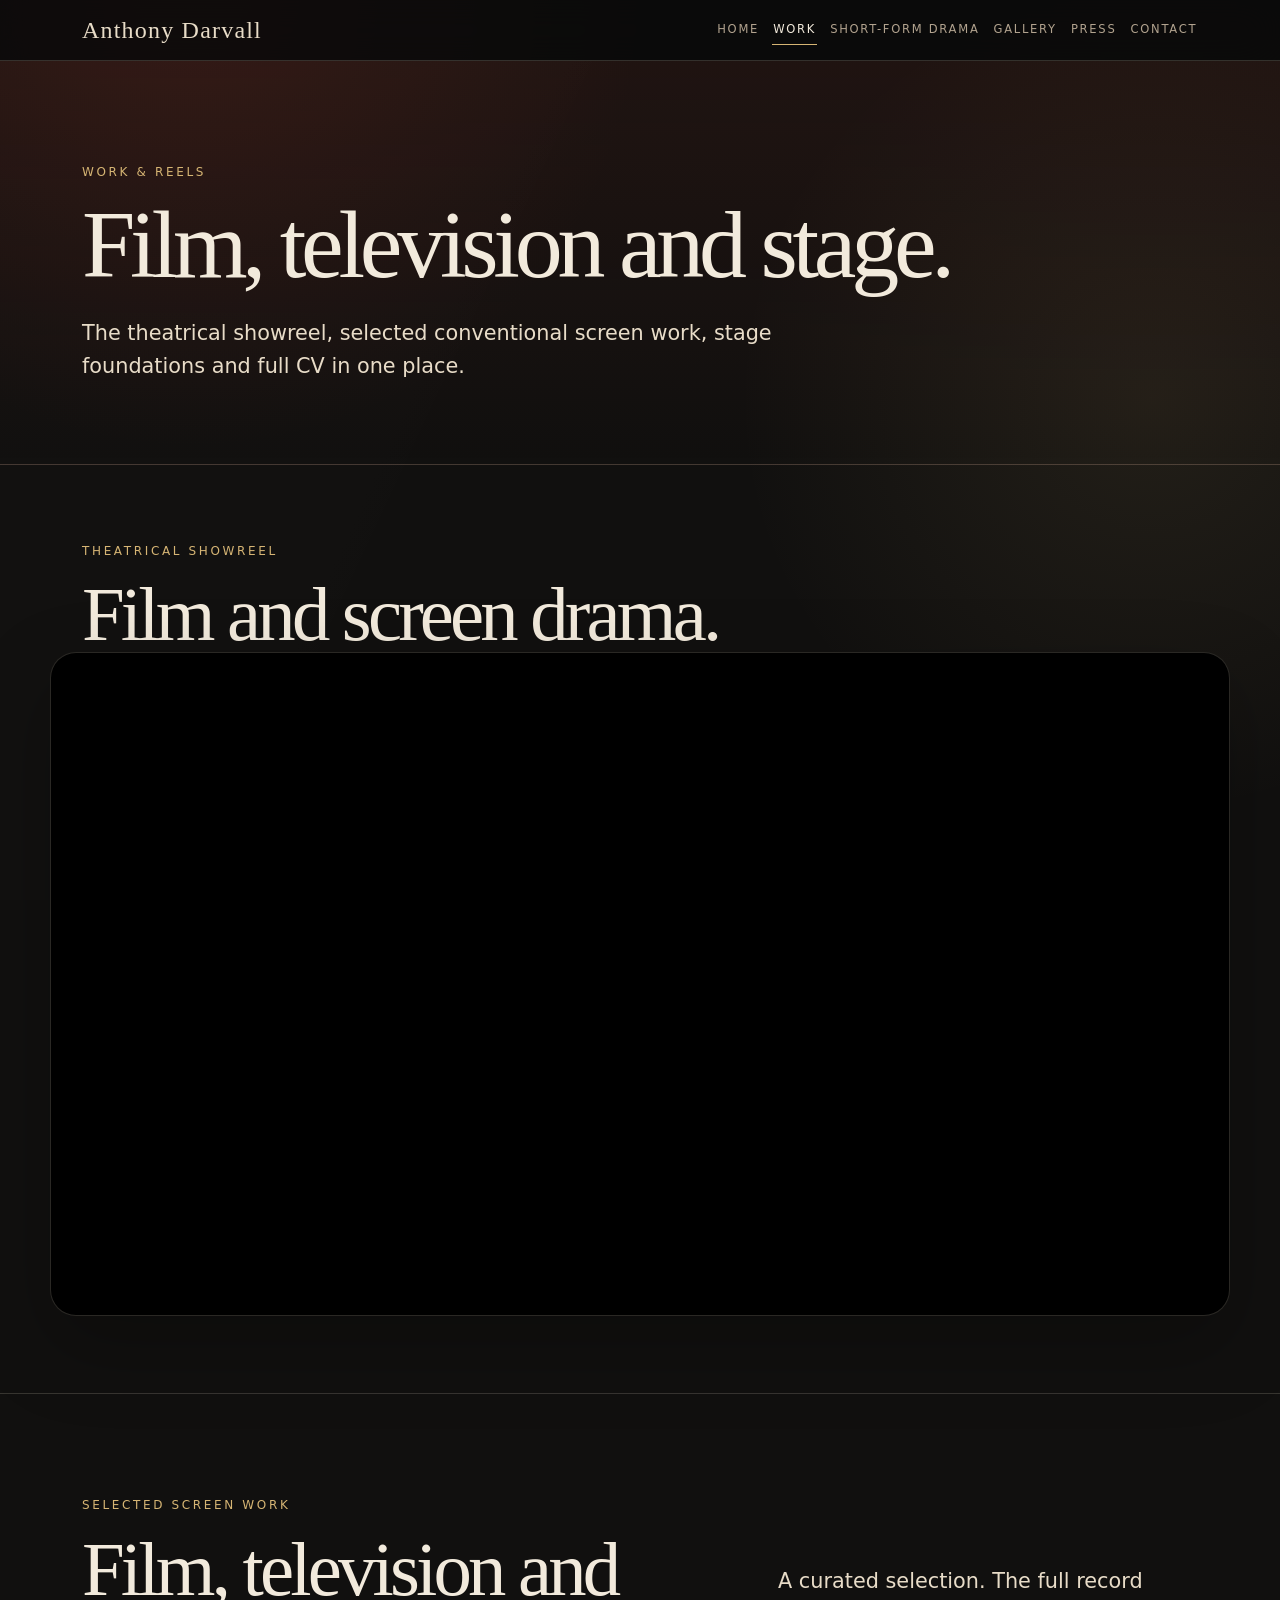
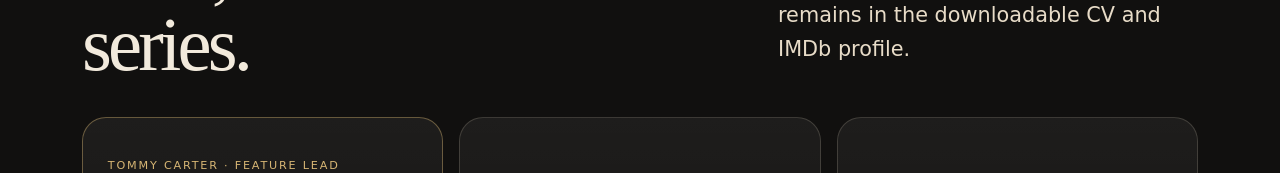
<file: projects.html>
<!DOCTYPE html>

<html lang="en-AU"><head><meta charset="utf-8"/><meta content="noindex" name="robots"/><meta content="0; url=work.html" http-equiv="refresh"/><link href="https://anthonydarvall.com/work.html" rel="canonical"/><title>Redirecting | Anthony Darvall</title></head><body><p>Redirecting to <a href="work.html">work.html</a>.</p></body></html>
</file>
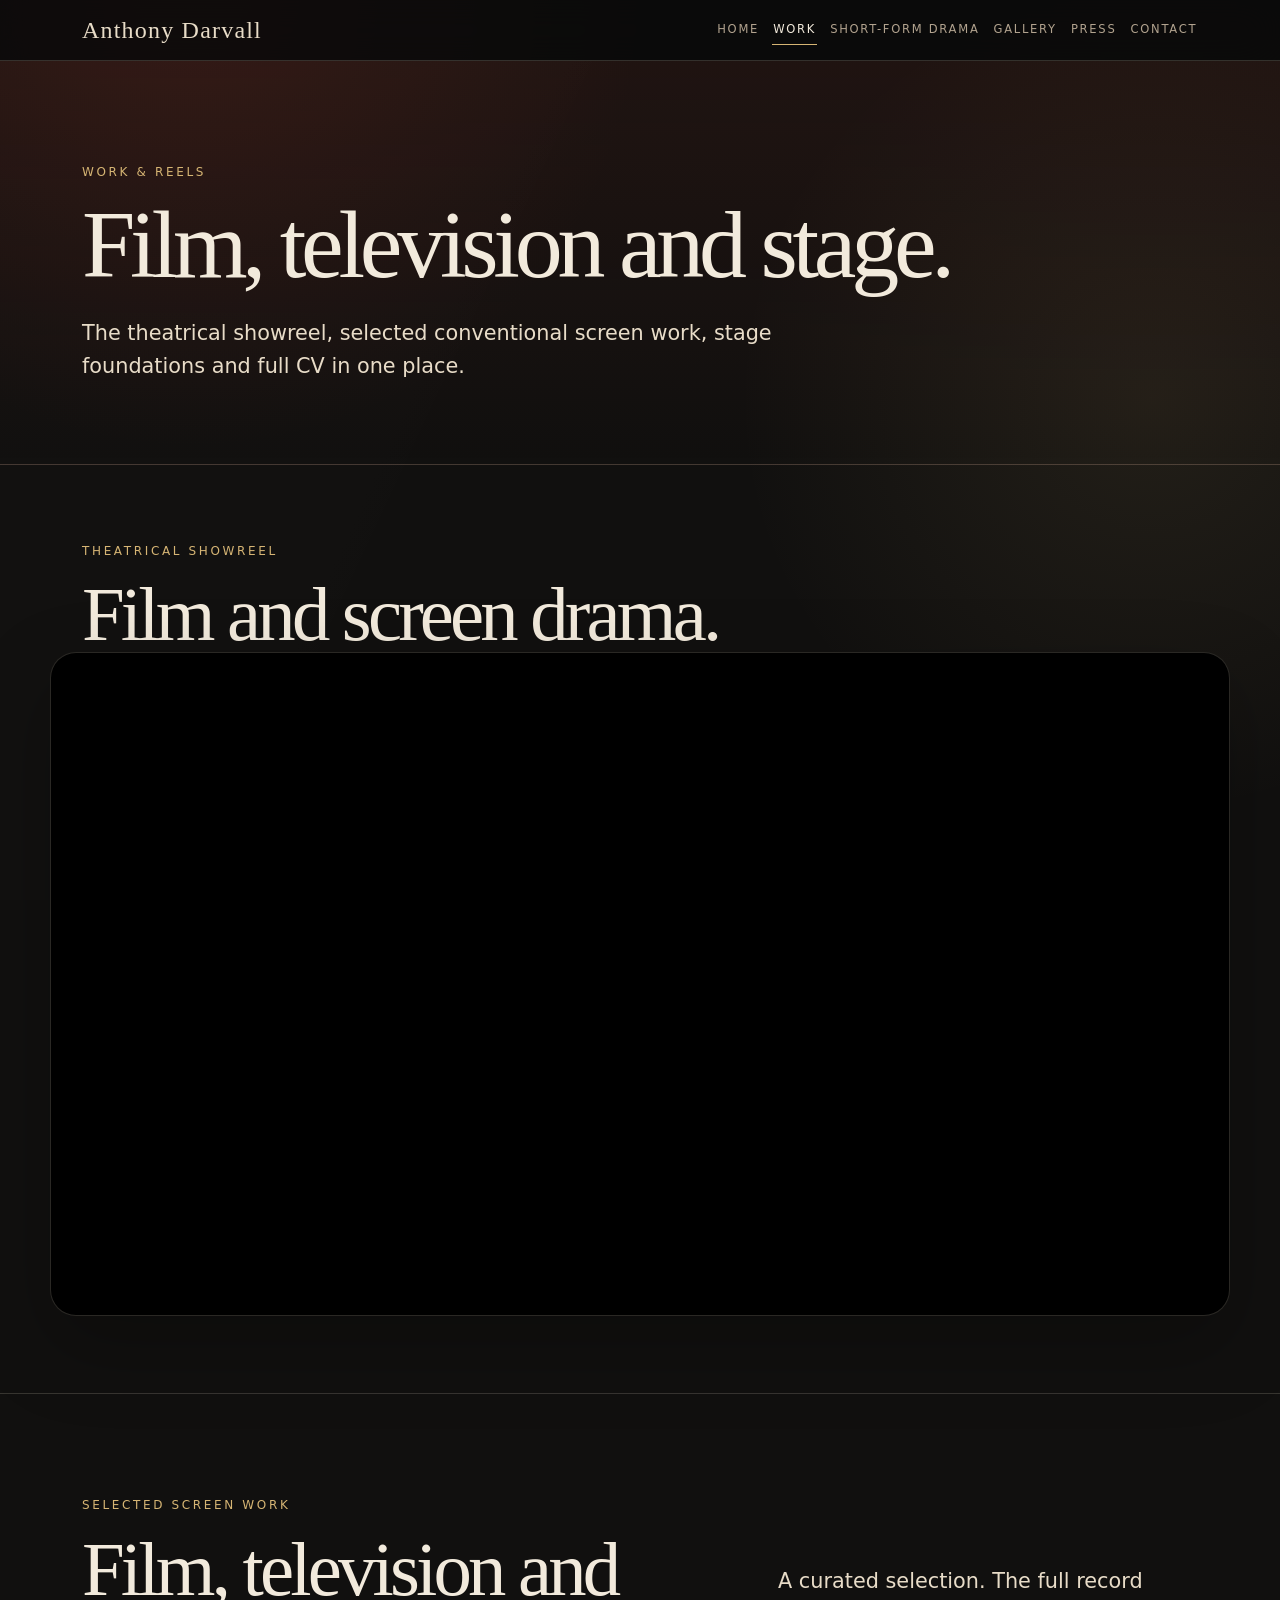
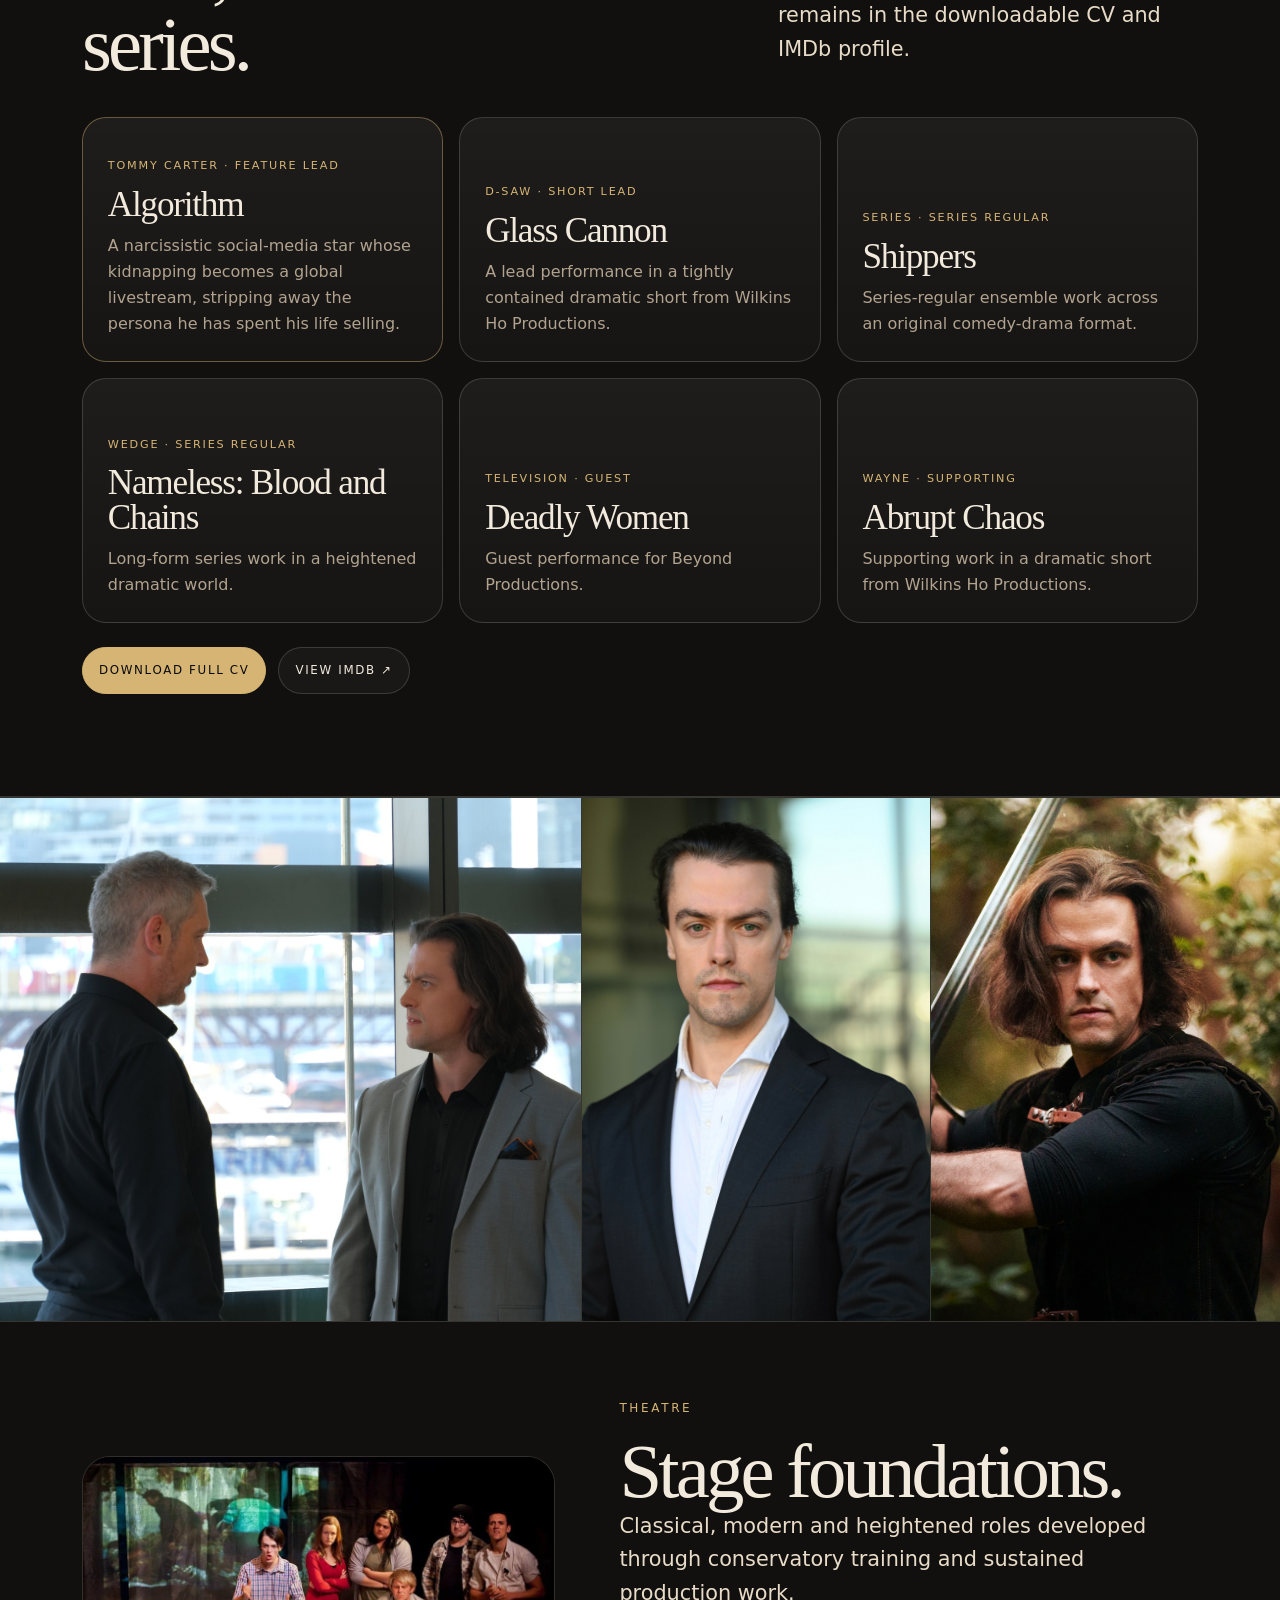
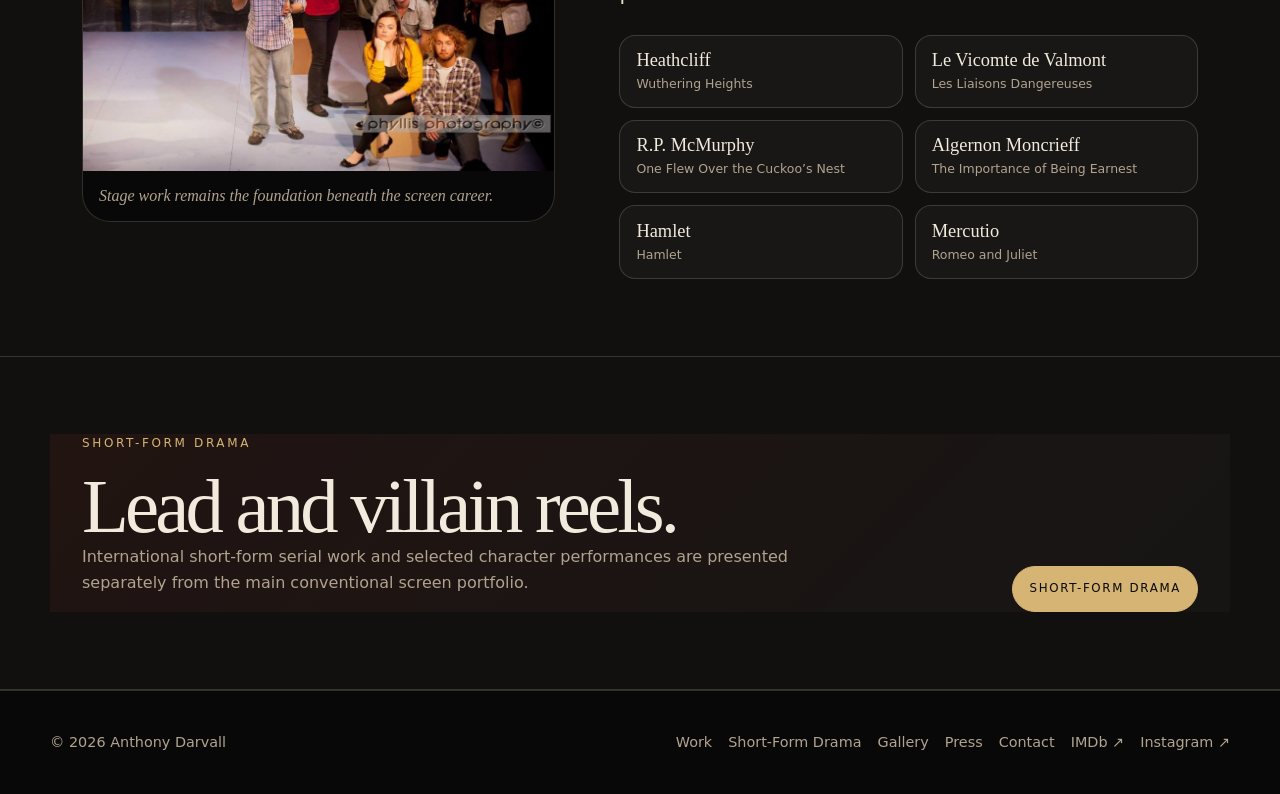
<file: reels.html>
<!DOCTYPE html>
<html lang="en-AU">
<head>
  <meta charset="utf-8" />
  <meta name="viewport" content="width=device-width, initial-scale=1.0" />
  <title>Reels | Anthony Darvall</title>
  <meta name="robots" content="noindex,follow" />
  <link rel="canonical" href="https://anthonydarvall.com/work.html" />
  <meta http-equiv="refresh" content="0; url=work.html#reels" />
  <script>location.replace("work.html#reels");</script>
</head>
<body>
  <main>
    <p>This page has moved to <a href="work.html#reels">the Work and Reels page</a>.</p>
  </main>
</body>
</html>
</file>
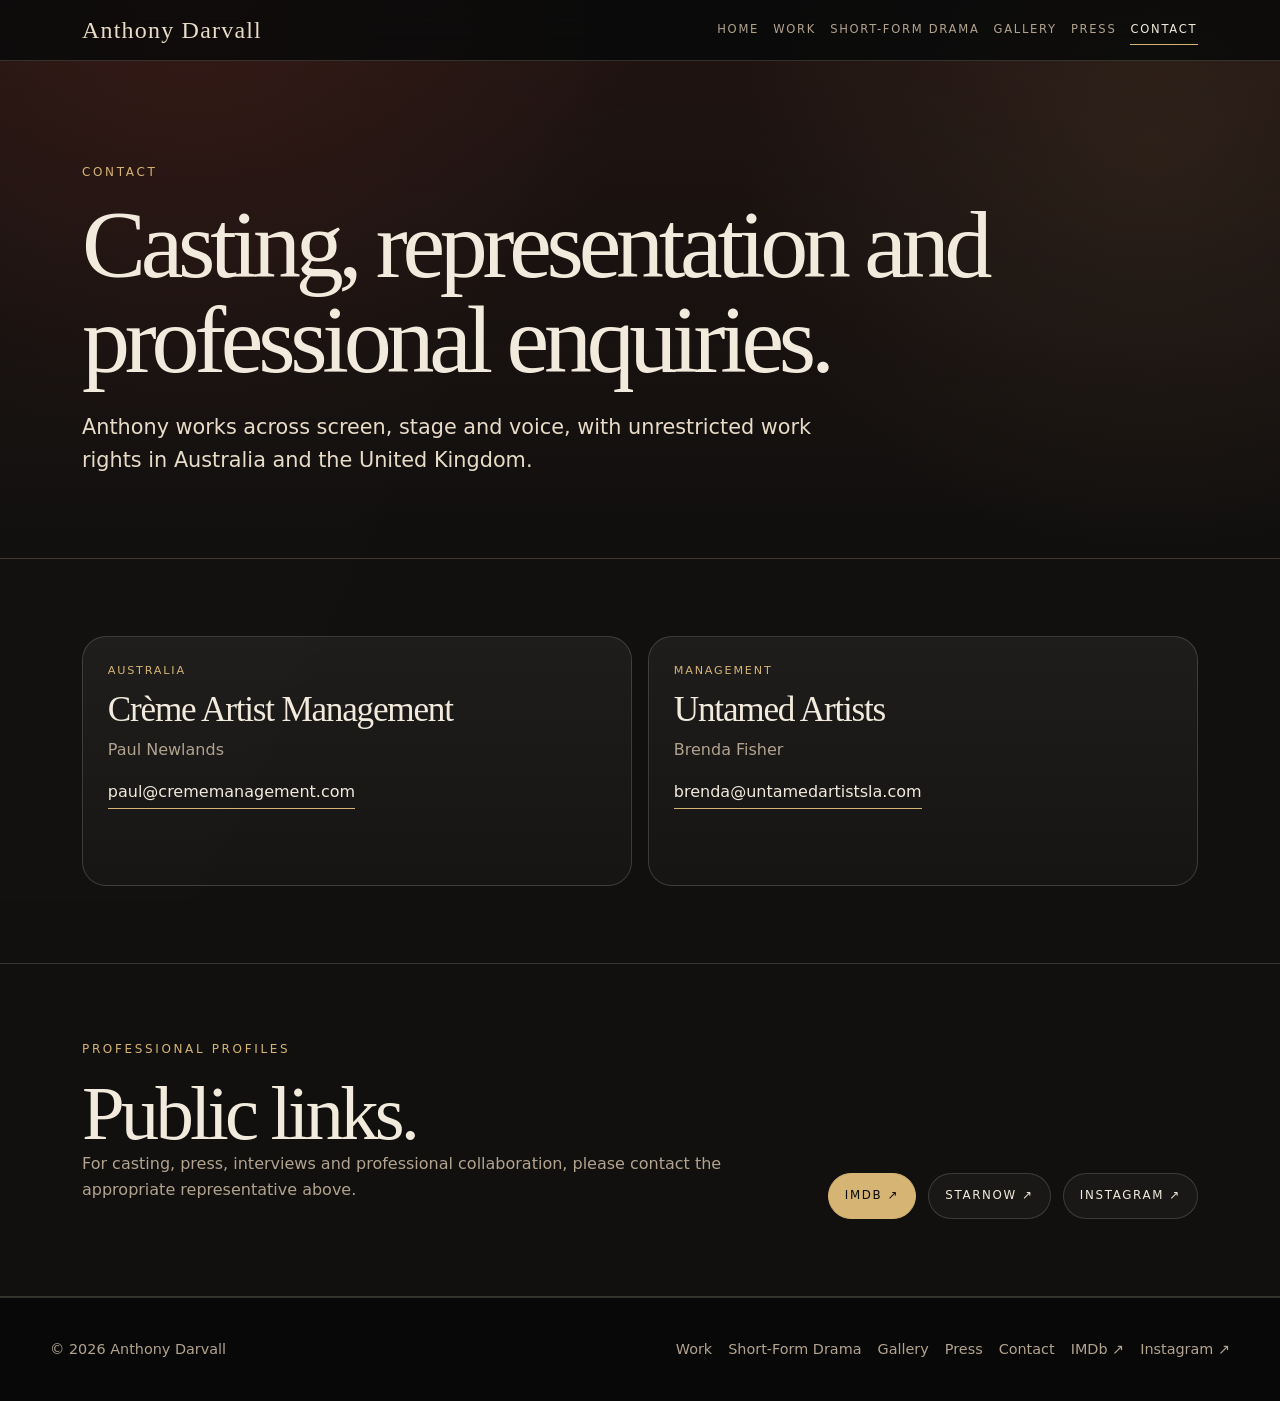
<file: thanks.html>
<!DOCTYPE html>
<html lang="en-AU">
<head>
  <meta charset="utf-8" />
  <meta name="viewport" content="width=device-width, initial-scale=1.0" />
  <title>Contact | Anthony Darvall</title>
  <meta name="robots" content="noindex,follow" />
  <link rel="canonical" href="https://anthonydarvall.com/contact.html" />
  <meta http-equiv="refresh" content="0; url=contact.html" />
  <script>location.replace("contact.html");</script>
</head>
<body>
  <main>
    <p>This page has moved to <a href="contact.html">Anthony Darvall's contact page</a>.</p>
  </main>
</body>
</html>
</file>
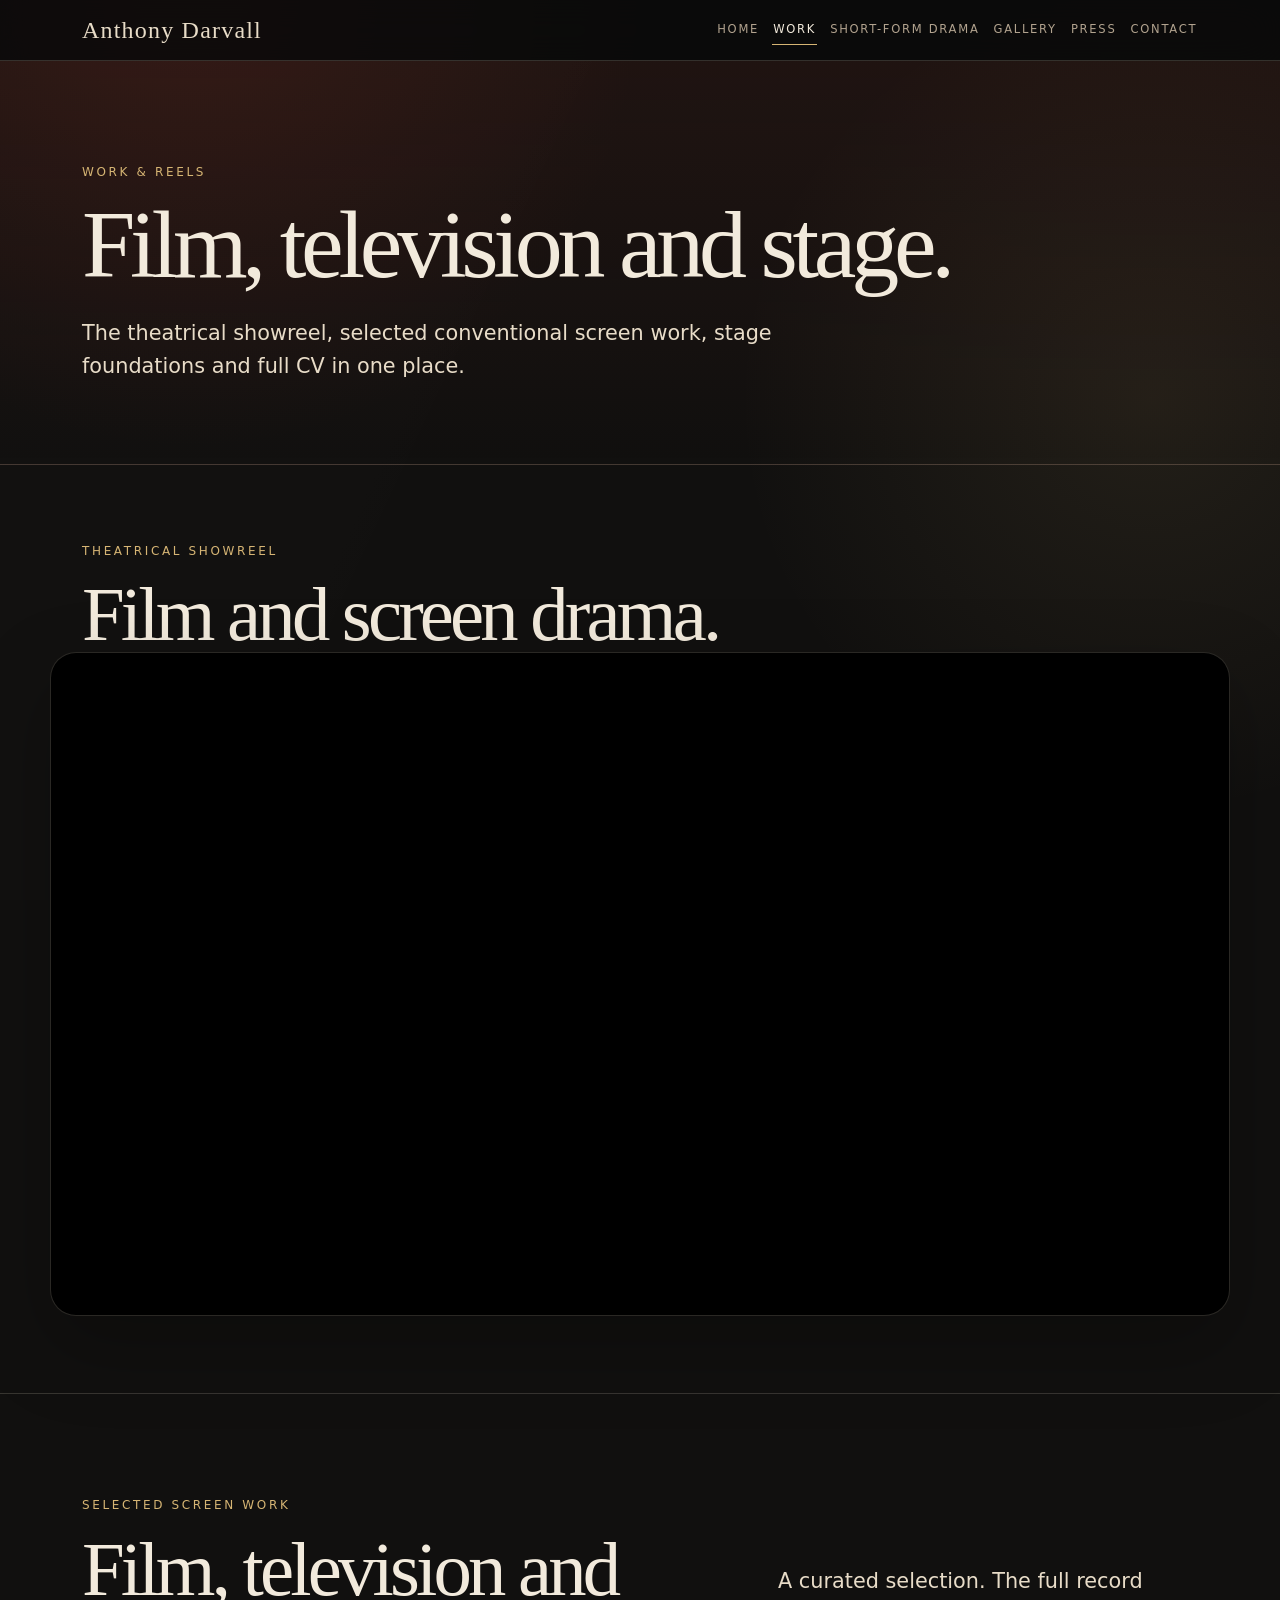
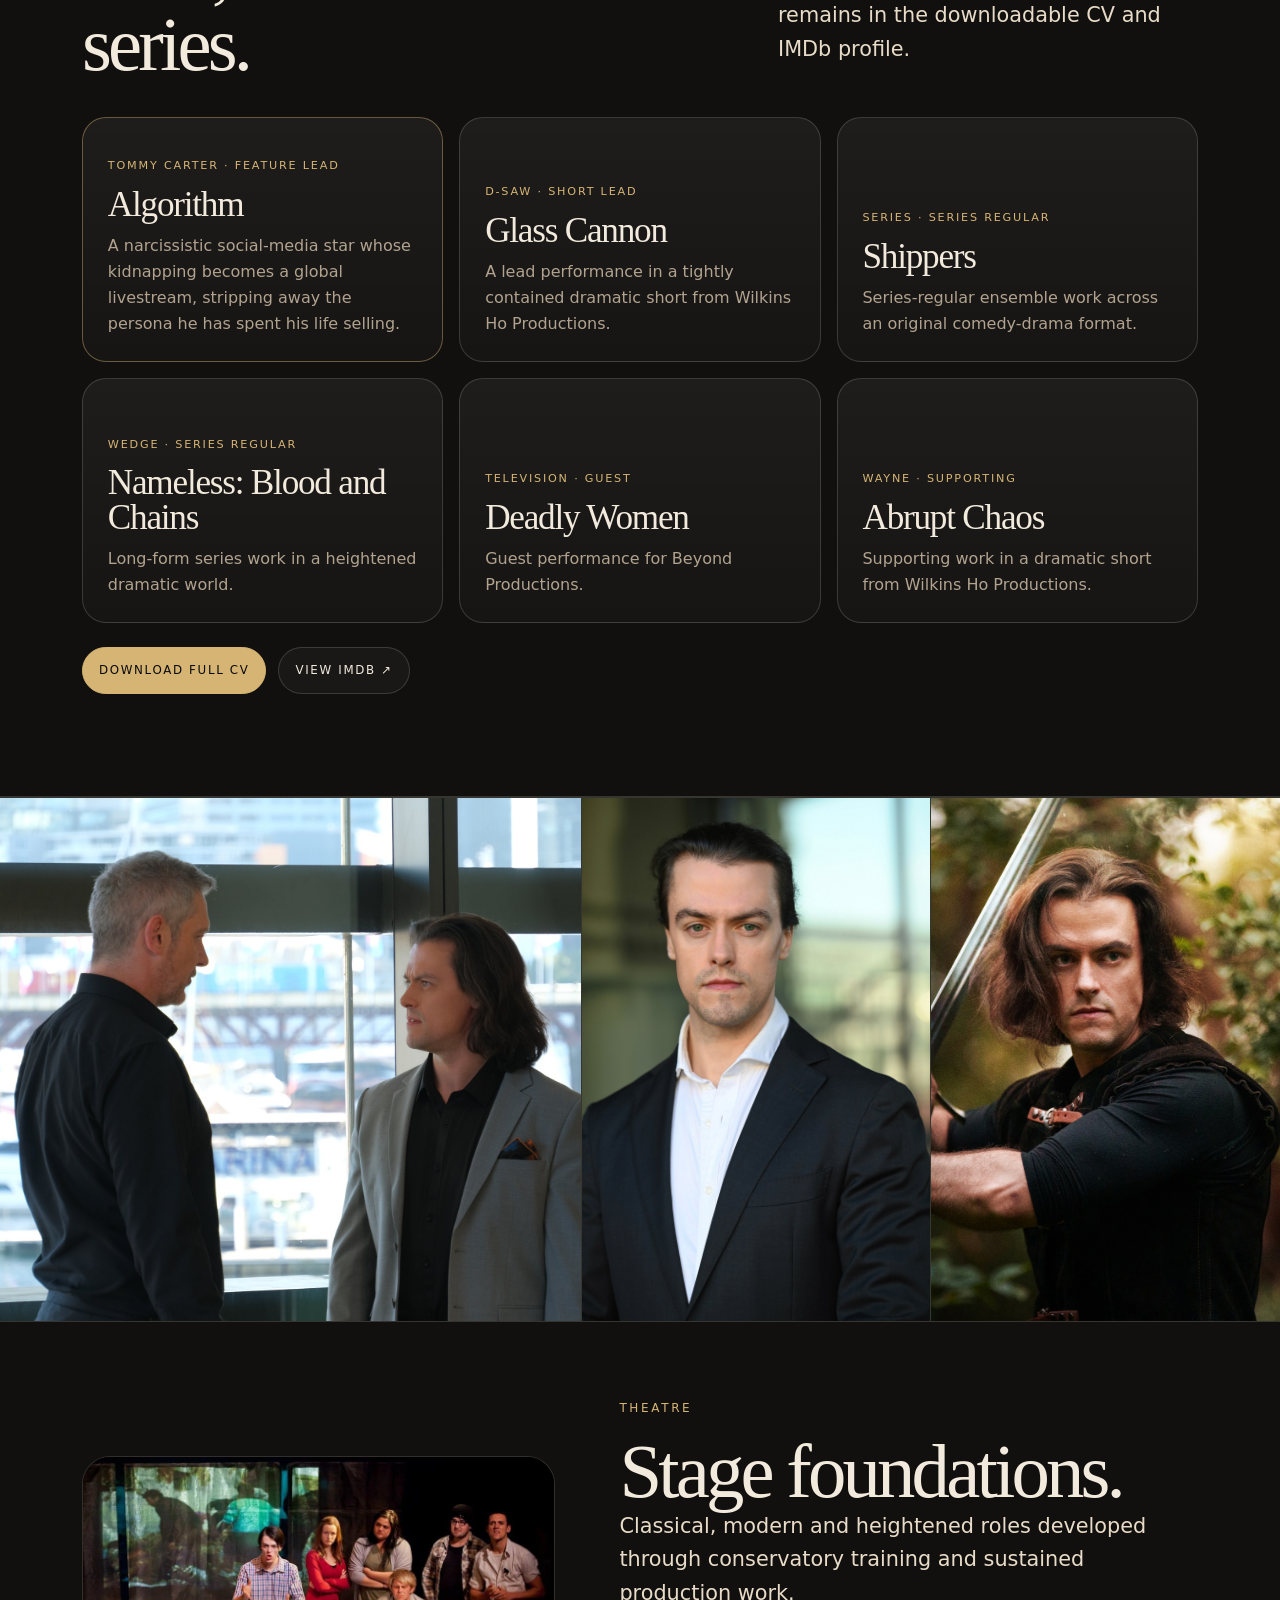
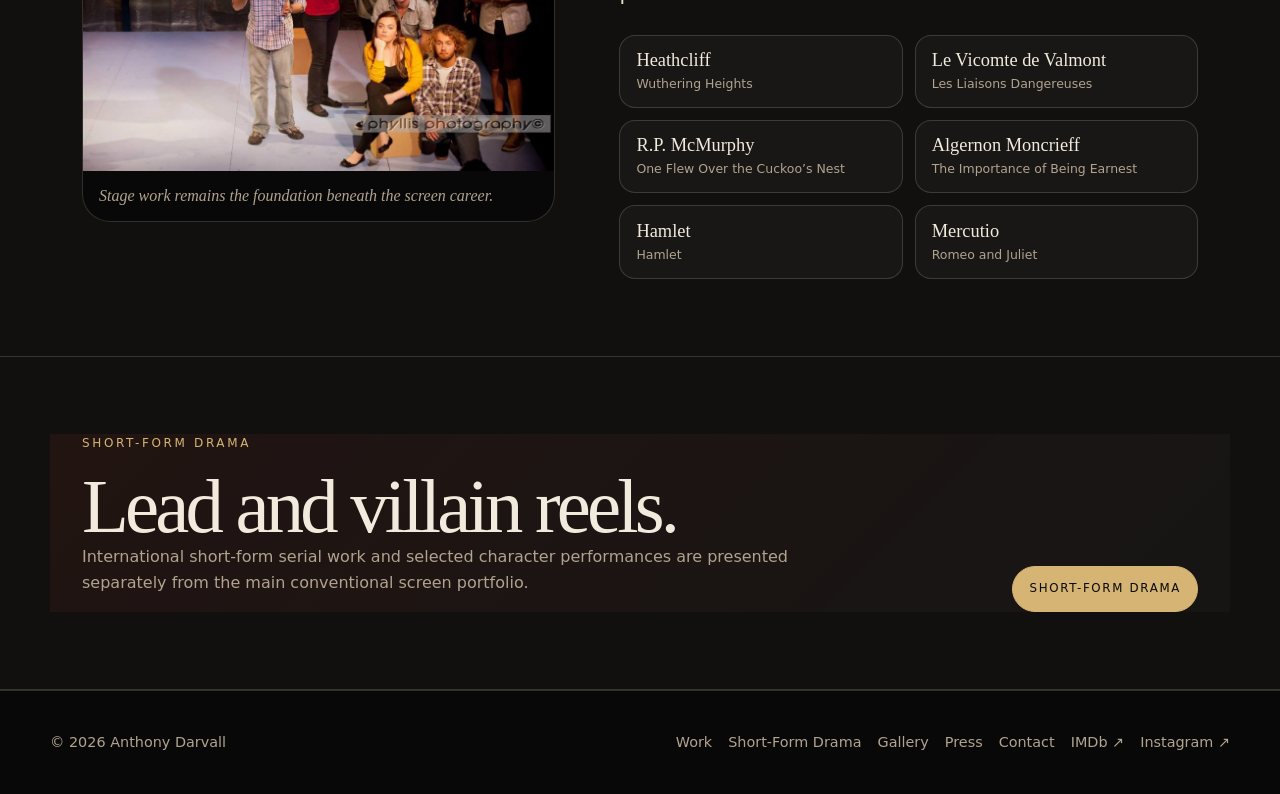
<file: work.html>
<!DOCTYPE html>
<html lang="en-AU"><head><meta charset="UTF-8" /><meta name="viewport" content="width=device-width, initial-scale=1.0" />
<title>Work &amp; Reels | Anthony Darvall</title><meta name="description" content="Selected film, television and theatre work, theatrical showreel and downloadable CV for British-Australian actor Anthony Darvall." />
<link rel="canonical" href="https://anthonydarvall.com/work.html" /><meta property="og:type" content="website" /><meta property="og:title" content="Work &amp; Reels | Anthony Darvall" /><meta property="og:description" content="Selected film, television and theatre work, theatrical showreel and downloadable CV for British-Australian actor Anthony Darvall." /><meta property="og:url" content="https://anthonydarvall.com/work.html" /><meta property="og:image" content="https://anthonydarvall.com/images/anthony-og.jpg" /><meta property="og:image:width" content="1200" /><meta property="og:image:height" content="630" /><meta name="twitter:card" content="summary_large_image" /><meta name="theme-color" content="#0a0a0a" /><link rel="icon" href="images/favicon.png" /><link rel="stylesheet" href="css/v112.css" /></head><body><a class="skip-link" href="#main">Skip to content</a><header class="site-header"><div class="nav-container"><a class="nav-brand" href="index.html" aria-label="Anthony Darvall home">Anthony Darvall</a><nav class="nav-links" aria-label="Primary navigation"><a href="index.html">Home</a><a href="work.html" aria-current="page">Work</a><a href="international-drama.html">Short-Form Drama</a><a href="gallery.html">Gallery</a><a href="press.html">Press</a><a href="contact.html">Contact</a></nav></div></header><main id="main"><section class="page-hero"><div class="container"><p class="eyebrow">Work & reels</p><h1>Film, television and stage.</h1><p class="lede">The theatrical showreel, selected conventional screen work, stage foundations and full CV in one place.</p></div></section>
<section class="section compact" id="reels"><div class="container"><p class="eyebrow">Theatrical showreel</p><h2>Film and screen drama.</h2></div><div class="container video-shell feature-video"><iframe src="https://www.youtube-nocookie.com/embed/z1DYiAOvpAo?rel=0" title="Anthony Darvall theatrical showreel" loading="lazy" allow="accelerometer; autoplay; clipboard-write; encrypted-media; gyroscope; picture-in-picture; web-share" allowfullscreen></iframe></div></section>
<section class="section" id="screen"><div class="container section-header"><div><p class="eyebrow">Selected screen work</p><h2>Film, television and series.</h2></div><p class="lede">A curated selection. The full record remains in the downloadable CV and IMDb profile.</p></div><div class="container project-grid project-grid-six"><article class="project-card project-card-featured" id="algorithm"><p class="meta">Tommy Carter · Feature Lead</p><h3>Algorithm</h3><p>A narcissistic social-media star whose kidnapping becomes a global livestream, stripping away the persona he has spent his life selling.</p></article><article class="project-card"><p class="meta">D-Saw · Short Lead</p><h3>Glass Cannon</h3><p>A lead performance in a tightly contained dramatic short from Wilkins Ho Productions.</p></article><article class="project-card"><p class="meta">Series · Series Regular</p><h3>Shippers</h3><p>Series-regular ensemble work across an original comedy-drama format.</p></article><article class="project-card"><p class="meta">Wedge · Series Regular</p><h3>Nameless: Blood and Chains</h3><p>Long-form series work in a heightened dramatic world.</p></article><article class="project-card"><p class="meta">Television · Guest</p><h3>Deadly Women</h3><p>Guest performance for Beyond Productions.</p></article><article class="project-card"><p class="meta">Wayne · Supporting</p><h3>Abrupt Chaos</h3><p>Supporting work in a dramatic short from Wilkins Ho Productions.</p></article></div><div class="container button-row work-resource-row"><a class="btn primary" href="assets/anthony-darvall-cv-2026.pdf" download>Download full CV</a><a class="btn" href="https://imdb.me/anthonydarvall" target="_blank" rel="noopener noreferrer">View IMDb ↗</a></div></section>
<section class="work-image-band" aria-label="Selected screen photography"><img src="images/anthony-production-contemporary.jpg" loading="lazy" alt="Anthony Darvall in a contemporary screen production still" /><img src="images/anthony-headshot-suit.jpg" loading="lazy" alt="Anthony Darvall in a formal suit portrait" /><img src="images/anthony-action-sword.jpg" loading="lazy" alt="Anthony Darvall in a sword-action portrait" /></section>
<section class="section compact" id="theatre"><div class="container theatre-feature"><figure class="theatre-image"><img src="images/anthony-stage-ensemble.jpg" loading="lazy" alt="Anthony Darvall performing in an ensemble stage production" /><figcaption>Stage work remains the foundation beneath the screen career.</figcaption></figure><div class="theatre-copy"><p class="eyebrow">Theatre</p><h2>Stage foundations.</h2><p class="lede">Classical, modern and heightened roles developed through conservatory training and sustained production work.</p><div class="role-grid"><article class="role-card"><span>Heathcliff</span><strong>Wuthering Heights</strong></article><article class="role-card"><span>Le Vicomte de Valmont</span><strong>Les Liaisons Dangereuses</strong></article><article class="role-card"><span>R.P. McMurphy</span><strong>One Flew Over the Cuckoo’s Nest</strong></article><article class="role-card"><span>Algernon Moncrieff</span><strong>The Importance of Being Earnest</strong></article><article class="role-card"><span>Hamlet</span><strong>Hamlet</strong></article><article class="role-card"><span>Mercutio</span><strong>Romeo and Juliet</strong></article></div></div></div></section>
<section class="section compact"><div class="container contact-band international-bridge"><div><p class="eyebrow">Short-form drama</p><h2>Lead and villain reels.</h2><p>International short-form serial work and selected character performances are presented separately from the main conventional screen portfolio.</p></div><div class="button-row"><a class="btn primary" href="international-drama.html">Short-Form Drama</a></div></div></section></main><footer class="site-footer"><div class="footer-inner"><div>© <span id="year"></span> Anthony Darvall</div><div class="footer-links"><a href="work.html">Work</a><a href="international-drama.html">Short-Form Drama</a><a href="gallery.html">Gallery</a><a href="press.html">Press</a><a href="contact.html">Contact</a><a href="https://imdb.me/anthonydarvall" target="_blank" rel="noopener noreferrer">IMDb ↗</a><a href="https://www.instagram.com/anthonydarvall/" target="_blank" rel="noopener noreferrer">Instagram ↗</a></div></div></footer><script>document.getElementById('year').textContent = new Date().getFullYear();</script></body></html>
</file>
<file: css/v112.css>
@import url('styles.css');

/* Version 1.11 homepage consolidation and navigation simplification */
:root { --oxblood:#7a2d22; }
section[id] { scroll-margin-top: 5.5rem; }
.proof-strip { border-top:1px solid var(--line); border-bottom:1px solid var(--line); background:linear-gradient(90deg,rgba(122,45,34,.13),rgba(214,181,116,.05),rgba(122,45,34,.08)); }
.proof-grid { display:grid; grid-template-columns:repeat(4,minmax(0,1fr)); }
.proof-grid>div { padding:1.15rem clamp(.8rem,2vw,1.4rem); border-right:1px solid var(--line); }
.proof-grid>div:last-child { border-right:0; }
.proof-grid span { display:block; color:var(--gold); font-size:.65rem; letter-spacing:.12em; text-transform:uppercase; }
.proof-grid strong { display:block; margin-top:.28rem; color:var(--paper); font-family:var(--serif); font-size:clamp(.95rem,1.5vw,1.12rem); font-weight:500; line-height:1.25; }
.home-work-grid .project-card { min-height:260px; }
.work-resource-row { margin-top:1.5rem; }
.home-image-section { overflow:hidden; }
.portrait-rail { display:grid; grid-auto-flow:column; grid-auto-columns:clamp(220px,30vw,390px); gap:1rem; overflow-x:auto; padding:0 max(1rem,calc((100vw - var(--max))/2 + 1rem)) 1rem; scroll-snap-type:x mandatory; scrollbar-color:var(--gold) rgba(255,255,255,.05); }
.portrait-rail-item { appearance:none; padding:0; border:1px solid var(--line); border-radius:22px; overflow:hidden; background:#080808; cursor:zoom-in; scroll-snap-align:start; aspect-ratio:4/5; }
.portrait-rail-item:nth-child(2),.portrait-rail-item:nth-child(3),.portrait-rail-item:nth-child(6) { aspect-ratio:3/2; }
.portrait-rail-item img { width:100%; height:100%; object-fit:cover; object-position:50% 30%; transition:transform .3s ease; }
.portrait-rail-item:hover img { transform:scale(1.025); }
.press-snapshot { display:grid; grid-template-columns:minmax(220px,.6fr) minmax(0,1.4fr); gap:clamp(1.5rem,5vw,5rem); align-items:center; }
.press-name-list { display:flex; flex-wrap:wrap; gap:.6rem; margin:1.25rem 0 1.5rem; }
.press-name-list span { border:1px solid var(--line); border-radius:999px; padding:.45rem .75rem; color:var(--cream); font-size:.75rem; letter-spacing:.06em; }
.home-contact-grid { display:grid; grid-template-columns:minmax(280px,.8fr) minmax(0,1.2fr); gap:clamp(1.5rem,5vw,4rem); align-items:start; }
.home-reps { display:grid; gap:1rem; }
.home-contact-form { margin:0; }
.international-bridge { border-color:rgba(122,45,34,.55); background:linear-gradient(135deg,rgba(122,45,34,.16),rgba(255,255,255,.025)); }
.international-hero { background:radial-gradient(circle at 80% 20%,rgba(122,45,34,.25),transparent 35rem); }
.international-image-band img:first-child { object-position:50% 46%; }
.redirect-page { min-height:100svh; display:grid; place-items:center; padding:1.5rem; }
.redirect-page .card { max-width:620px; }
.redirect-page h1 { font-size:clamp(2.5rem,8vw,5rem); }
@media (max-width:920px){.proof-grid{grid-template-columns:repeat(2,minmax(0,1fr));}.proof-grid>div:nth-child(2){border-right:0}.proof-grid>div:nth-child(-n+2){border-bottom:1px solid var(--line)}.press-snapshot,.home-contact-grid{grid-template-columns:1fr;}.press-teaser-image{max-width:480px}}
@media (max-width:760px){.nav-links{flex-wrap:wrap;overflow:visible;justify-content:flex-start;max-width:none;gap:.42rem .8rem;padding-bottom:.15rem}.nav-links::-webkit-scrollbar{display:none}.nav-links a{white-space:nowrap;font-size:.58rem}.portrait-rail{grid-auto-columns:76vw}.portrait-rail-item:nth-child(n){aspect-ratio:4/5}}
@media (max-width:520px){.proof-grid{grid-template-columns:1fr}.proof-grid>div{border-right:0;border-bottom:1px solid var(--line)!important}.proof-grid>div:last-child{border-bottom:0!important}.home-work-grid{grid-template-columns:1fr}.press-name-list{gap:.45rem}}

/* Version 1.12 Anastasia-alignment refinements */
.home-reps-wide { grid-template-columns:repeat(2,minmax(0,1fr)); }
.home-reps-wide .contact-card { min-height:220px; }
@media (max-width:760px){ .home-reps-wide { grid-template-columns:1fr; } }
</file>
